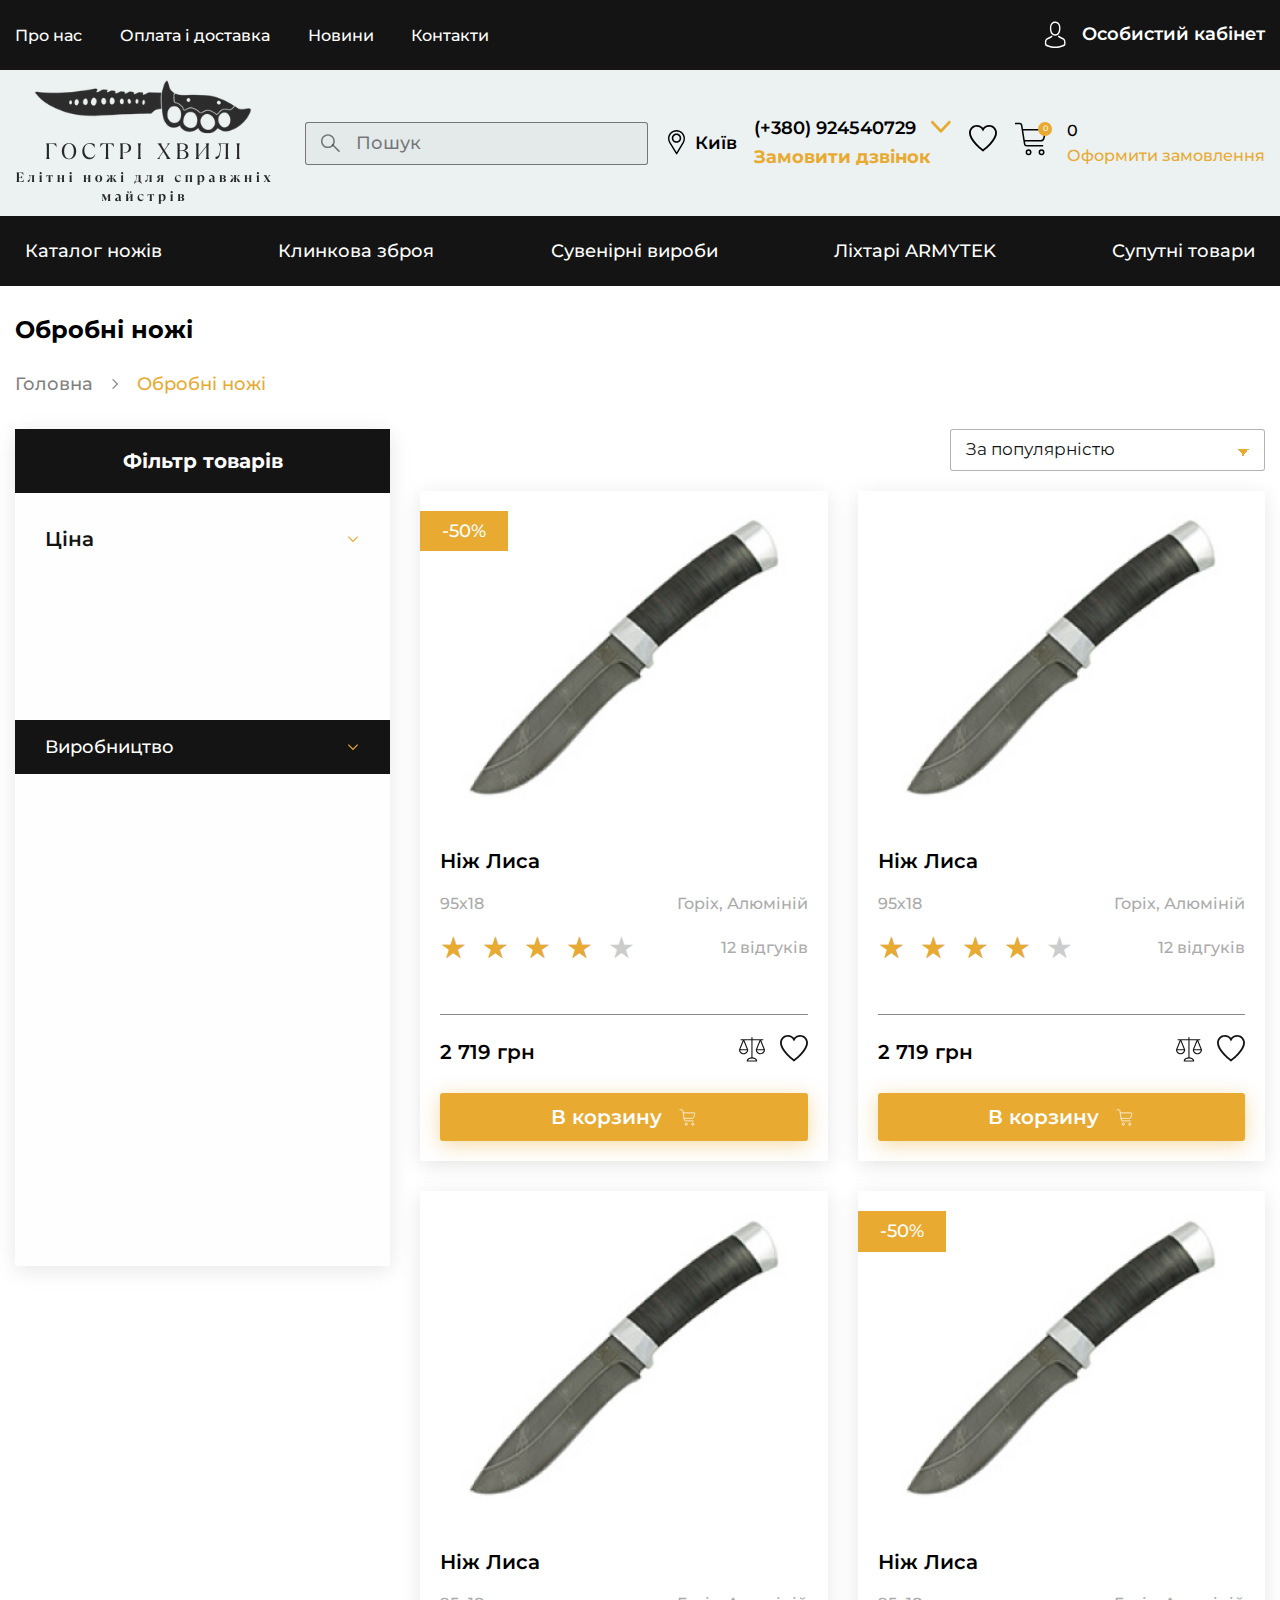
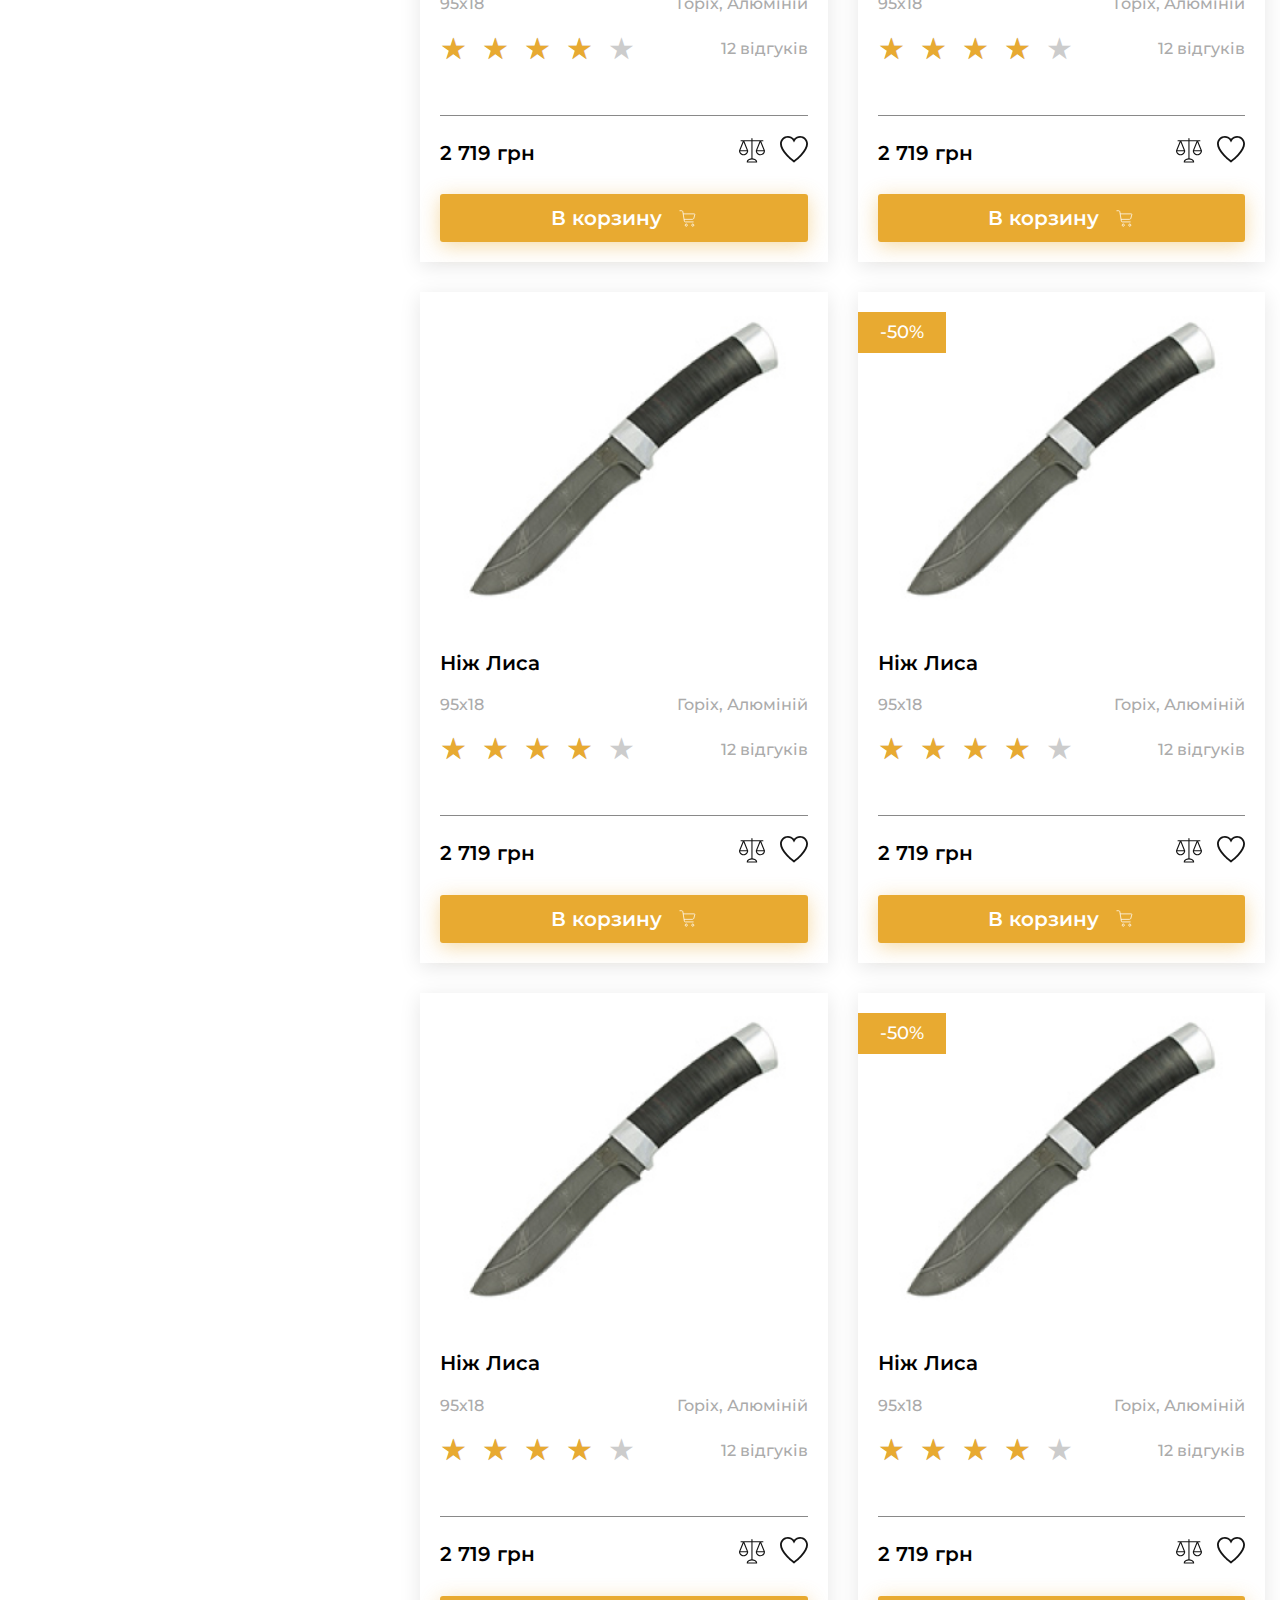
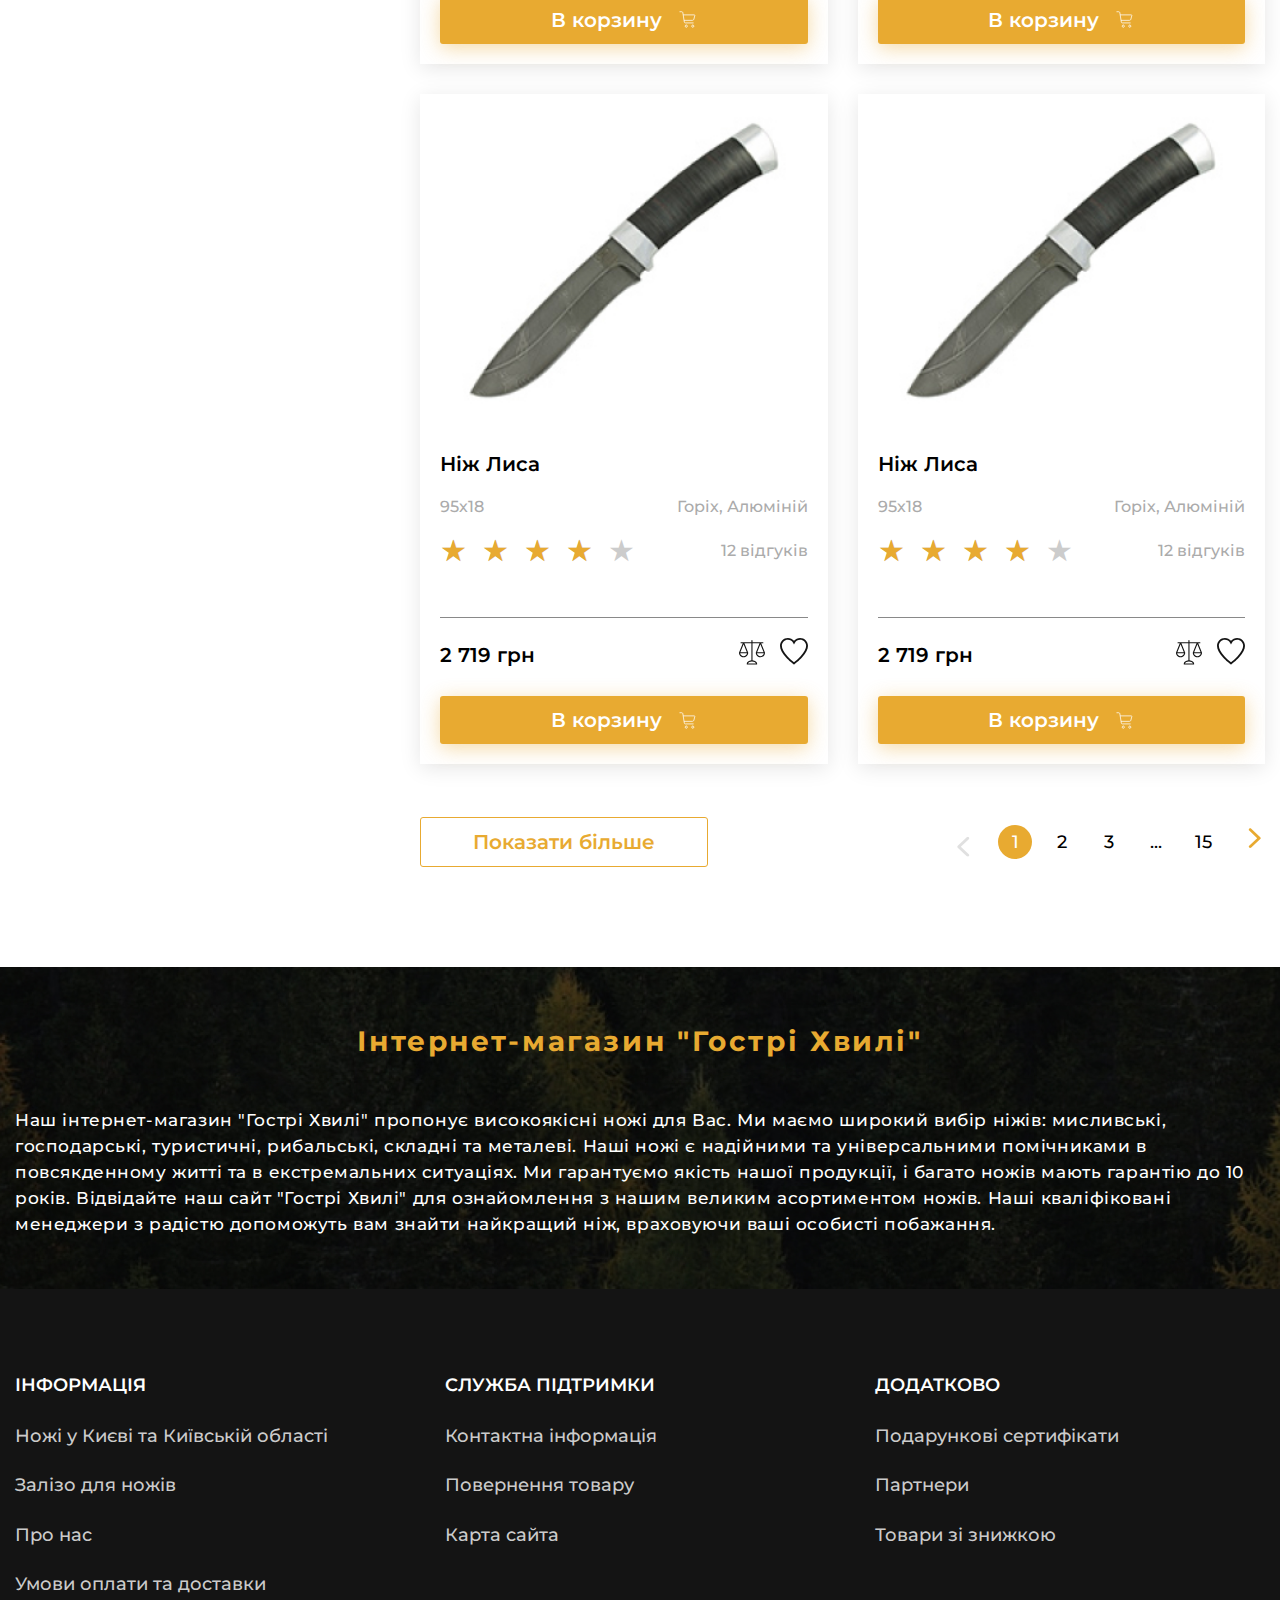
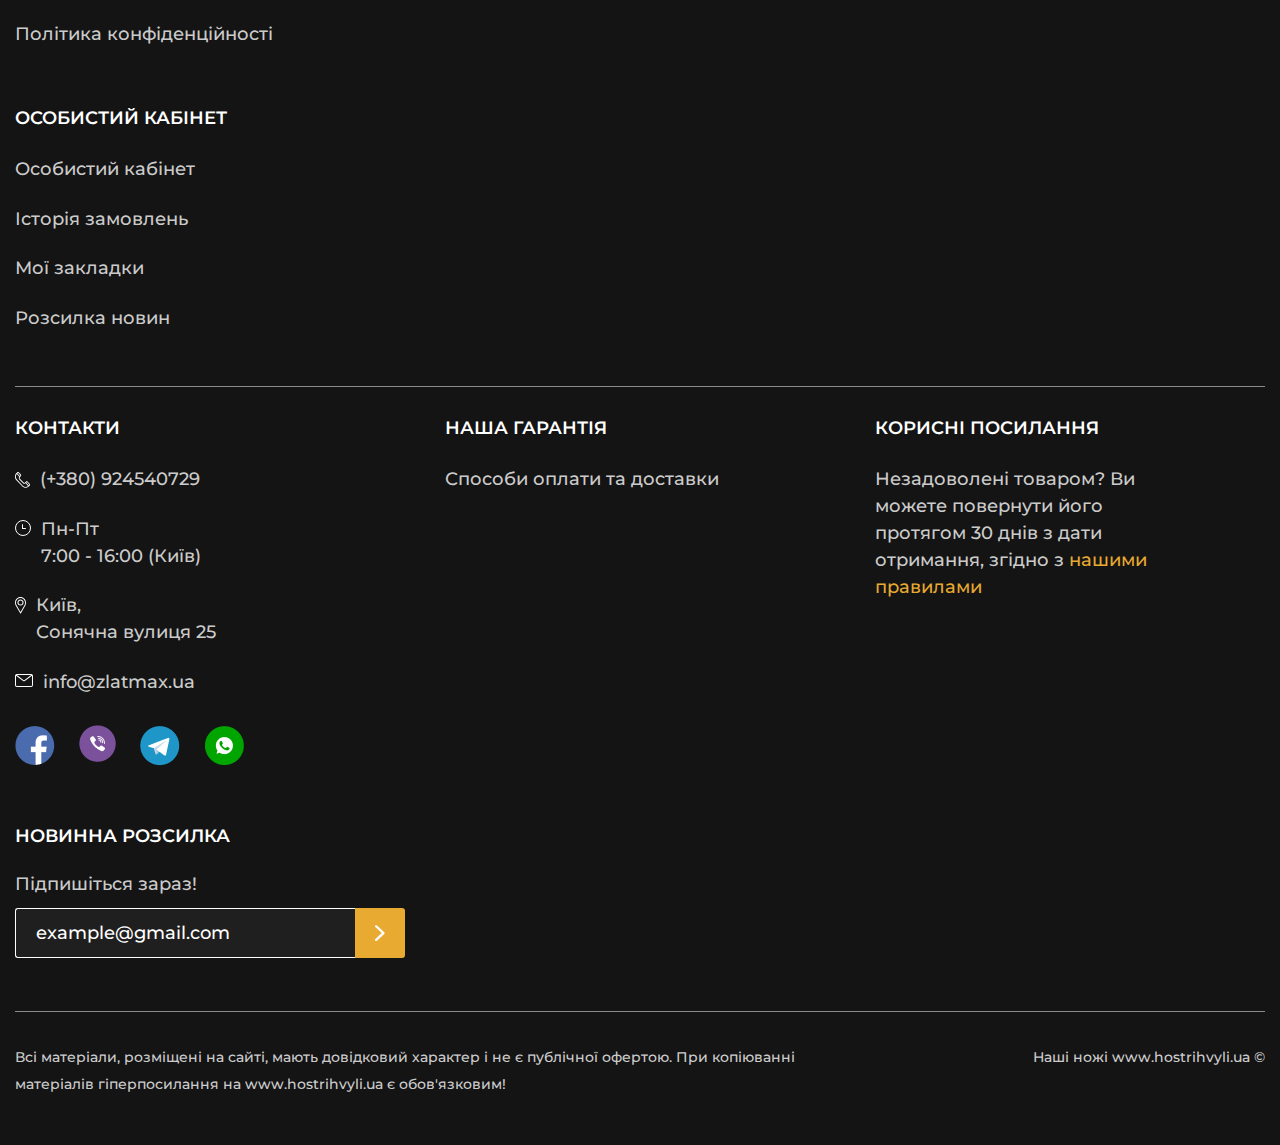
<file: catalog.html>
<!DOCTYPE html>
<html lang="en">

<head>
	<meta charset="UTF-8">
	<meta http-equiv="X-UA-Compatible" content="IE=edge">
	<meta name="viewport" content="width=device-width, initial-scale=1.0">
	<link rel="stylesheet" href="css/style.min.css">
	<title>Каталог</title>
</head>

<body>
	<div class="wrapper">
		<header class="header">
	<div class="header__top top-header">
		<div class="top-header__container">
			<nav class="top-header__menu menu-top-header">
				<ul data-da=".menu__body, 991.98" class="menu-top-header__list">
					<li class="menu-top-header__item menu-top-header__item_catalog">
						<a class="menu-top-header__link menu-top-header__link_catalog" href='#'>
							<svg viewBox="0 0 16 10" fill="none" xmlns="http://www.w3.org/2000/svg">
								<path
									d="M7.11323 9.2309L0.324654 2.00808C-0.107404 1.54862 -0.107404 0.803689 0.324655 0.344454C0.756329 -0.114819 1.45646 -0.114819 1.8881 0.344454L7.89495 6.73553L13.9016 0.34464C14.3334 -0.114632 15.0335 -0.114632 15.4652 0.34464C15.897 0.803913 15.897 1.54881 15.4652 2.00827L8.6765 9.23108C8.46056 9.46072 8.17784 9.57541 7.89498 9.57541C7.61199 9.57541 7.32906 9.4605 7.11323 9.2309Z"
									fill="#FFF" />
							</svg>
							Каталог товарів
						</a>
					</li>
					<li class="menu-top-header__item"><a class="menu-top-header__link" href='#'> Про нас </a></li>
					<li class="menu-top-header__item">
						<a class="menu-top-header__link" href='#'> Оплата і доставка</a>
					</li>
					<li class="menu-top-header__item"><a class="menu-top-header__link" href='#'>Новини </a></li>
					<li class="menu-top-header__item"><a class="menu-top-header__link" href='#'>Контакти </a></li>
				</ul>
			</nav>
			<a href="#" class="top-header__user">
				<svg viewBox="0 0 22 29" fill="none" xmlns="http://www.w3.org/2000/svg">
					<path
						d="M10.5941 15.3117C10.6201 15.3117 10.6461 15.3117 10.6773 15.3117C10.6877 15.3117 10.6981 15.3117 10.7085 15.3117C10.7242 15.3117 10.745 15.3117 10.7606 15.3117C12.2849 15.2831 13.5179 14.6931 14.4283 13.5646C16.4313 11.0784 16.0983 6.81654 16.0619 6.40983C15.9319 3.35661 14.6208 1.89587 13.5387 1.21419C12.7323 0.704369 11.7907 0.429408 10.7398 0.406494H10.7033C10.6981 0.406494 10.6877 0.406494 10.6825 0.406494H10.6513C10.0738 0.406494 8.9397 0.509605 7.85237 1.19128C6.75985 1.87296 5.42801 3.33369 5.29795 6.40983C5.26153 6.81654 4.92857 11.0784 6.93153 13.5646C7.83677 14.6931 9.06976 15.2831 10.5941 15.3117ZM6.68701 6.55304C6.68701 6.53585 6.69222 6.51867 6.69222 6.50721C6.8639 2.39997 9.51197 1.95888 10.6461 1.95888H10.6669C10.6773 1.95888 10.6929 1.95888 10.7085 1.95888C12.1132 1.99325 14.5012 2.62337 14.6624 6.50721C14.6624 6.52439 14.6624 6.54158 14.6676 6.55304C14.6728 6.59313 15.037 10.4884 13.3826 12.5392C12.7271 13.3526 11.8531 13.7536 10.7033 13.7651C10.6929 13.7651 10.6877 13.7651 10.6773 13.7651C10.6669 13.7651 10.6617 13.7651 10.6513 13.7651C9.50677 13.7536 8.62755 13.3526 7.97723 12.5392C6.32804 10.4999 6.68181 6.58741 6.68701 6.55304Z"
						fill="white" />
					<path
						d="M21.3682 22.3805C21.3682 22.3748 21.3682 22.3691 21.3682 22.3633C21.3682 22.3175 21.363 22.2717 21.363 22.2201C21.3318 21.0859 21.2641 18.4337 19.0062 17.5859C18.9906 17.5801 18.9698 17.5744 18.9542 17.5687C16.6079 16.9099 14.6569 15.4206 14.6361 15.4034C14.3188 15.157 13.8817 15.243 13.658 15.5924C13.4343 15.9418 13.5124 16.423 13.8297 16.6693C13.9182 16.7381 15.9888 18.3248 18.5796 19.0581C19.7918 19.5335 19.9271 20.9599 19.9635 22.266C19.9635 22.3175 19.9635 22.3633 19.9687 22.4092C19.9739 22.9247 19.9427 23.721 19.8594 24.1792C19.0166 24.7062 15.713 26.5279 10.6874 26.5279C5.68257 26.5279 2.35816 24.7005 1.51015 24.1735C1.42691 23.7152 1.39049 22.919 1.40089 22.4034C1.40089 22.3576 1.4061 22.3118 1.4061 22.2602C1.44251 20.9542 1.57778 19.5278 2.78997 19.0523C5.38082 18.3191 7.45143 16.7266 7.53987 16.6636C7.85722 16.4173 7.93526 15.9361 7.71155 15.5867C7.48784 15.2372 7.05083 15.1513 6.73348 15.3976C6.71267 15.4148 4.77213 16.9042 2.41539 17.563C2.39458 17.5687 2.37897 17.5744 2.36336 17.5801C0.105466 18.4337 0.0378337 21.0859 0.00661858 22.2144C0.00661858 22.266 0.00661846 22.3118 0.00141594 22.3576C0.00141594 22.3633 0.00141594 22.3691 0.00141594 22.3748C-0.00378658 22.6727 -0.00898899 24.2021 0.266745 24.9697C0.31877 25.1187 0.412415 25.2447 0.537276 25.3306C0.693352 25.4452 4.43396 28.0688 10.6926 28.0688C16.9512 28.0688 20.6918 25.4395 20.8479 25.3306C20.9676 25.2447 21.0664 25.1187 21.1185 24.9697C21.3786 24.2079 21.3734 22.6784 21.3682 22.3805Z"
						fill="white" />
				</svg>
				<span>Особистий кабінет</span>
			</a>
			<nav hidden class="menu">
				<button type="button" class="menu__icon icon-menu"><span></span><span></span><span></span></button>
				<div class="menu__body">

				</div>
			</nav>
		</div>
	</div>
	<div class="header__body body-header">
		<div class="body-header__container">
			<a href="index.html" class="body-header__logo">
				<!-- <img src="img/icons/icons.svg#logo" class="svg-logo-dims" alt="logo"> -->
				<img src="img/logo.jpg" alt="logo">
			</a>
			<div data-da=".catalog-header__container, 479.98" class="body-header__search">
				<form action="#" class="search-header">
					<button class="search-header__button">
						<svg width="20" height="41" viewBox="0 0 13 12" fill="none" xmlns="http://www.w3.org/2000/svg">
							<path fill-rule="evenodd" clip-rule="evenodd"
								d="M4.5 8C6.433 8 8 6.433 8 4.5C8 2.567 6.433 1 4.5 1C2.567 1 1 2.567 1 4.5C1 6.433 2.567 8 4.5 8ZM4.5 9C6.98528 9 9 6.98528 9 4.5C9 2.01472 6.98528 0 4.5 0C2.01472 0 0 2.01472 0 4.5C0 6.98528 2.01472 9 4.5 9Z"
								fill="black" fill-opacity="0.5" />
							<path fill-rule="evenodd" clip-rule="evenodd"
								d="M11.6546 11.6178L7.00006 6.99999L7.70996 6.29568L12.3645 10.9135L11.6546 11.6178Z"
								fill="black" fill-opacity="0.5" />
						</svg>
					</button>
					<input autocomplete="off" class="search-header__input" type="text" name="form[]"
						placeholder="Пошук">
				</form>
			</div>
			<div class="body-header__actions actions-header">
				<a href="#" class="actions-header__location">
					<svg width="17" height="25" viewBox="0 0 17 25" fill="none" xmlns="http://www.w3.org/2000/svg">
						<path
							d="M8.5 0C3.8131 0 0 3.85087 0 8.5842C0 10.1834 0.438647 11.7441 1.26881 13.0982L8.01616 24.0791C8.14541 24.2895 8.37311 24.4173 8.61801 24.4173C8.6199 24.4173 8.62174 24.4173 8.62363 24.4173C8.87065 24.4153 9.09883 24.2836 9.22571 24.0695L15.8011 12.9822C16.5854 11.6568 17 10.136 17 8.5842C17 3.85087 13.1869 0 8.5 0ZM14.5853 12.2477L8.60729 22.3278L2.47289 12.3444C1.78188 11.2174 1.40722 9.91714 1.40722 8.5842C1.40722 4.63976 4.59425 1.42116 8.5 1.42116C12.4058 1.42116 15.5881 4.63976 15.5881 8.5842C15.5881 9.87761 15.2381 11.1446 14.5853 12.2477Z"
							fill="black" />
						<path
							d="M8.49647 3.61737C5.89259 3.61737 3.77417 5.64581 3.77417 8.13909C3.77417 10.6164 5.85812 12.6608 8.49647 12.6608C11.1673 12.6608 13.2188 10.5892 13.2188 8.13909C13.2188 5.64581 11.1003 3.61737 8.49647 3.61737ZM8.49647 11.1636C6.75147 11.1636 5.33777 9.80544 5.33777 8.13909C5.33777 6.47691 6.76055 5.11456 8.49647 5.11456C10.2324 5.11456 11.6499 6.47691 11.6499 8.13909C11.6499 9.78113 10.2691 11.1636 8.49647 11.1636Z"
							fill="black" />
					</svg>
					Київ
				</a>
				<div data-da=".top-header__container, 991.98, 0" class="actions-header__phones phones-header">
					<div data-spoller class="phones-header__items spoller">
						<div class="phones-header__item block-filter">
							<a href="tel:0924540729" class="phones-header__icon">
								<svg width="35" height="35" viewBox="0 0 15 16" fill="none"
									xmlns="http://www.w3.org/2000/svg">
									<path
										d="M14.6144 11.6797L12.7496 9.7111C12.2355 9.1684 11.3989 9.1684 10.8848 9.7111L10.0372 10.6059C9.64769 11.0171 9.01392 11.0169 8.62457 10.6061L4.95058 6.72429C4.56018 6.31217 4.56012 5.64513 4.95058 5.23294C5.08711 5.08882 5.47915 4.67496 5.79821 4.33815C6.31008 3.79782 6.31722 2.91744 5.79771 2.36907L3.93341 0.407207C3.41928 -0.135498 2.58273 -0.135498 2.06999 0.405784C1.6863 0.8073 1.56254 0.936829 1.3905 1.11686C-0.463486 3.074 -0.463486 6.25851 1.39041 8.21558L7.21173 14.3641C9.07005 16.3258 12.0778 16.326 13.9363 14.3641L14.6144 13.6482C15.1285 13.1055 15.1285 12.2224 14.6144 11.6797ZM2.69023 1.06339C2.86159 0.882488 3.14039 0.882457 3.31232 1.06388L5.17662 3.02575C5.34839 3.20709 5.34839 3.50057 5.17662 3.68193L4.86579 4.01002L2.38101 1.38696L2.69023 1.06339ZM7.83343 13.708L2.01209 7.55943C0.577712 6.04522 0.498871 3.66758 1.76962 2.05394L4.24719 4.66939C3.59619 5.44846 3.62332 6.63559 4.32884 7.38038L8.00272 11.262C8.00275 11.262 8.00281 11.2621 8.00284 11.2621C8.7076 12.0061 9.8321 12.0366 10.571 11.3484L13.0486 13.9639C11.5249 15.3031 9.27769 15.2326 7.83343 13.708ZM13.9928 12.992L13.682 13.3202L11.1956 10.6954L11.5064 10.3673C11.6778 10.1864 11.9566 10.1864 12.128 10.3673L13.9928 12.3359C14.1642 12.5168 14.1642 12.8112 13.9928 12.992Z"
										fill="white" />
								</svg>
							</a>
							<a href="tel:0924540729" class="phones-header__phone block-filter__item">(+380)
								924540729</a>
							<button data-spoller class="phones-header__arrow">
								<svg width="20" height="14" viewBox="0 0 16 10" fill="none"
									xmlns="http://www.w3.org/2000/svg">
									<path
										d="M7.11323 9.2309L0.324654 2.00808C-0.107404 1.54862 -0.107404 0.803689 0.324655 0.344454C0.756329 -0.114819 1.45646 -0.114819 1.8881 0.344454L7.89495 6.73553L13.9016 0.34464C14.3334 -0.114632 15.0335 -0.114632 15.4652 0.34464C15.897 0.803913 15.897 1.54881 15.4652 2.00827L8.6765 9.23108C8.46056 9.46072 8.17784 9.57541 7.89498 9.57541C7.61199 9.57541 7.32906 9.4605 7.11323 9.2309Z"
										fill="#E8AA31" />
								</svg>
							</button>
							<ul class="phones-header__list ">
								<li>
									<a href="tel:0958017159" class="phones-header__phone block-filter__value">(+380)
										958017159</a>
								</li>
								<li>
									<a href="tel:0500275914" class="phones-header__phone block-filter__value">(+380)
										500275914</a>
								</li>
								<li>
									<a href="tel:0924261512" class="phones-header__phone block-filter__value">(+380)
										924261512</a>
								</li>
							</ul>
						</div>
					</div>
					<button class="phones-header__callback">Замовити дзвінок</button>
				</div>
				<a href="#" data-da=".top-header__container, 991.98, 3" class="actions-header__favorite">
					<svg viewBox="0 0 28 27" xmlns="http://www.w3.org/2000/svg">
						<path
							d="M20.1004 0C17.7169 0 15.4856 1.07339 14 2.87184C12.5144 1.07333 10.2832 0 7.89957 0C3.54375 0 0 3.52462 0 7.85705C0 11.2495 2.03385 15.1734 6.04492 19.5198C9.13175 22.8646 12.4897 25.4544 13.4454 26.1685L13.9998 26.5828L14.5543 26.1686C15.5099 25.4545 18.868 22.8647 21.9549 19.52C25.9661 15.1736 28 11.2496 28 7.85705C28 3.52462 24.4562 0 20.1004 0ZM20.5948 18.2782C18.0558 21.0293 15.3242 23.2533 13.9998 24.2783C12.6755 23.2533 9.944 21.0293 7.40498 18.2781C3.76837 14.3375 1.84615 10.734 1.84615 7.85705C1.84615 4.53717 4.56172 1.83622 7.89957 1.83622C10.0961 1.83622 12.1243 3.02694 13.1927 4.94377L14 6.3923L14.8073 4.94377C15.8756 3.027 17.9038 1.83622 20.1004 1.83622C23.4383 1.83622 26.1538 4.53711 26.1538 7.85705C26.1538 10.7341 24.2316 14.3377 20.5948 18.2782Z" />
					</svg>
				</a>
				<a href="#" data-da=".top-header__container, 991.98, 4" class="actions-header__cart cart-header">
					<div class="cart-header__icon">
						<svg viewBox="0 0 32 34" xmlns="http://www.w3.org/2000/svg">
							<path
								d="M7.13008 7.76882H29.7121C30.3649 7.76882 30.8427 8.38411 30.681 9.01655L28.7801 16.4506C28.4405 17.7785 27.2442 18.7074 25.8736 18.7074H9.02537M0 1.49957H4.65214C5.63535 1.49957 6.47274 2.21422 6.62728 3.18521L9.6467 22.1562C9.80125 23.1272 10.6386 23.8418 11.6218 23.8418H28.203"
								stroke-width="1.5" />
							<path
								d="M15.7689 30.2656C15.7689 31.5678 14.7584 32.5758 13.5695 32.5758C12.3807 32.5758 11.3701 31.5678 11.3701 30.2656C11.3701 28.9634 12.3807 27.9554 13.5695 27.9554C14.7584 27.9554 15.7689 28.9634 15.7689 30.2656Z"
								stroke-width="1.5" />
							<path
								d="M28.746 30.2656C28.746 31.5678 27.7354 32.5758 26.5466 32.5758C25.3577 32.5758 24.3472 31.5678 24.3472 30.2656C24.3472 28.9634 25.3577 27.9554 26.5466 27.9554C27.7354 27.9554 28.746 28.9634 28.746 30.2656Z"
								stroke-width="1.5" />
						</svg>
						<span>0</span>
					</div>
					<div class="cart-header__body">
						<div class="cart-header__summ">0</div>
						<div class="cart-header__link">Оформити замовлення</div>
					</div>
				</a>
			</div>
		</div>
	</div>
	<div class="header__catalog catalog-header">
		<div class="catalog-header__container">
			<nav class="catalog-header__menu menu-catalog">
				<button type="button" class="menu-catalog__back">
					<svg width="16" height="16" viewBox="0 0 16 16" fill="none" xmlns="http://www.w3.org/2000/svg">
						<path fill-rule="evenodd" clip-rule="evenodd"
							d="M3.3452 8.83333L8.58928 14.0774L7.41077 15.2559L0.154846 8L7.41077 0.74408L8.58928 1.92259L3.3452 7.16667H15.5V8.83333H3.3452Z"
							fill="white" />
					</svg>
					Назад
				</button>
				<ul class="menu-catalog__list">
					<li class="menu-catalog__item">
						<button data-parent="1" class="menu-catalog__link">Каталог ножів</button>
						<svg width="14" height="14" viewBox="0 0 14 14" fill="none" xmlns="http://www.w3.org/2000/svg">
							<path fill-rule="evenodd" clip-rule="evenodd"
								d="M4.25418 2.74583L5.07914 1.92087L10.1583 7.00002L5.07914 12.0792L4.25418 11.2542L8.50837 7.00002L4.25418 2.74583Z"
								fill="white" />
						</svg>

					</li>
					<li class="menu-catalog__item">
						<button data-parent="2" class="menu-catalog__link">Клинкова зброя</button>
						<svg width="14" height="14" viewBox="0 0 14 14" fill="none" xmlns="http://www.w3.org/2000/svg">
							<path fill-rule="evenodd" clip-rule="evenodd"
								d="M4.25418 2.74583L5.07914 1.92087L10.1583 7.00002L5.07914 12.0792L4.25418 11.2542L8.50837 7.00002L4.25418 2.74583Z"
								fill="white" />
						</svg>

					</li>
					<li class="menu-catalog__item">
						<button data-parent="3" class="menu-catalog__link">Сувенірні вироби</button>
						<svg width="14" height="14" viewBox="0 0 14 14" fill="none" xmlns="http://www.w3.org/2000/svg">
							<path fill-rule="evenodd" clip-rule="evenodd"
								d="M4.25418 2.74583L5.07914 1.92087L10.1583 7.00002L5.07914 12.0792L4.25418 11.2542L8.50837 7.00002L4.25418 2.74583Z"
								fill="white" />
						</svg>

					</li>
					<li class="menu-catalog__item">
						<button data-parent="4" class="menu-catalog__link">Ліхтарі ARMYTEK</button>
						<svg width="14" height="14" viewBox="0 0 14 14" fill="none" xmlns="http://www.w3.org/2000/svg">
							<path fill-rule="evenodd" clip-rule="evenodd"
								d="M4.25418 2.74583L5.07914 1.92087L10.1583 7.00002L5.07914 12.0792L4.25418 11.2542L8.50837 7.00002L4.25418 2.74583Z"
								fill="white" />
						</svg>

					</li>
					<li class="menu-catalog__item">
						<button data-parent="5" class="menu-catalog__link">Супутні товари</button>
						<svg width="14" height="14" viewBox="0 0 14 14" fill="none" xmlns="http://www.w3.org/2000/svg">
							<path fill-rule="evenodd" clip-rule="evenodd"
								d="M4.25418 2.74583L5.07914 1.92087L10.1583 7.00002L5.07914 12.0792L4.25418 11.2542L8.50837 7.00002L4.25418 2.74583Z"
								fill="white" />
						</svg>

					</li>
				</ul>
				<div class="menu-catalog__sub-menu sub-menu-catalog">
					<button type="button" class="sub-menu-catalog__back">
						<svg width="16" height="16" viewBox="0 0 16 16" fill="none" xmlns="http://www.w3.org/2000/svg">
							<path fill-rule="evenodd" clip-rule="evenodd"
								d="M3.3452 8.83333L8.58928 14.0774L7.41077 15.2559L0.154846 8L7.41077 0.74408L8.58928 1.92259L3.3452 7.16667H15.5V8.83333H3.3452Z"
								fill="white" />
						</svg>
						Назад
					</button>
					<div class="sub-menu-catalog__container">
						<div hidden data-submenu="1" class="sub-menu-catalog__block">

							<div class="sub-menu-catalog__category">
								<a href='catalog.html' class="sub-menu-catalog__link-category">Категорія ножів</a>
							</div>
							<div class="sub-menu-catalog__category">
								<a href='#' class="sub-menu-catalog__link-category">Виробництво ножів</a>
							</div>
							<div class="sub-menu-catalog__category">
								<a href='#' class="sub-menu-catalog__link-category">Ножі марки сталі</a>
							</div>
							<div class="sub-menu-catalog__category">
								<a href='#' class="sub-menu-catalog__link-category">Заточування та полірування ножів</a>
							</div>
							<div class="sub-menu-catalog__category">
								<a href='#' class="sub-menu-catalog__link-category">Ножова майстерня</a>
							</div>

							<ul class="sub-menu-catalog__list">
								<li class="sub-menu-catalog__item">
									<a href="catalog.html" class="sub-menu-catalog__link">Обробні ножі</a>
								</li>
								<li class="sub-menu-catalog__item">
									<a href="#" class="sub-menu-catalog__link">Туристичніножі</a>
								</li>
								<li class="sub-menu-catalog__item">
									<a href="#" class="sub-menu-catalog__link">Ножі мисливські</a>
								</li>
								<li class="sub-menu-catalog__item">
									<a href="#" class="sub-menu-catalog__link">Булатні ножі</a>
								</li>
								<li class="sub-menu-catalog__item">
									<a href="#" class="sub-menu-catalog__link">Ножі з дамаску</a>
								</li>
								<li class="sub-menu-catalog__item">
									<a href="#" class="sub-menu-catalog__link">Тактичного призначення</a>
								</li>
								<li class="sub-menu-catalog__item">
									<a href="#" class="sub-menu-catalog__link">Метальні ножі</a>
								</li>
								<li class="sub-menu-catalog__item">
									<a href="#" class="sub-menu-catalog__link">Мачете та кукрі</a>
								</li>
								<li class="sub-menu-catalog__item">
									<a href="#" class="sub-menu-catalog__link">Кухонні ножі</a>
								</li>
							</ul>
							<ul class="sub-menu-catalog__list">
								<li class="sub-menu-catalog__item">
									<a href="#" class="sub-menu-catalog__link">Ножі АІР</a>
								</li>
								<li class="sub-menu-catalog__item">
									<a href="#" class="sub-menu-catalog__link">Ножі ЗІК</a>
								</li>

								<li class="sub-menu-catalog__item">
									<a href="#" class="sub-menu-catalog__link">Булат Сергія Баранова</a>
								</li>
								<li class="sub-menu-catalog__item">
									<a href="#" class="sub-menu-catalog__link">Булат Андрія Умерова</a>
								</li>
								<li class="sub-menu-catalog__item">
									<a href="#" class="sub-menu-catalog__link">Ножі Златко</a>
								</li>
								<li class="sub-menu-catalog__item">
									<a href="#" class="sub-menu-catalog__link">Ножі Стиль-М</a>
								</li>
								<li class="sub-menu-catalog__item">
									<a href="#" class="sub-menu-catalog__link">Збройова компанія</a>
								</li>
							</ul>
							<ul class="sub-menu-catalog__list">

								<li class="sub-menu-catalog__item">
									<a href="#" class="sub-menu-catalog__link">Ножі зі сталі 110х18м-ШД</a>
								</li>
								<li class="sub-menu-catalog__item">
									<a href="#" class="sub-menu-catalog__link">Ножі зі сталі ЕІ-107 ТЦ</a>
								</li>
								<li class="sub-menu-catalog__item">
									<a href="#" class="sub-menu-catalog__link">Ножі зі сталі 50х14МФ</a>
								</li>
								<li class="sub-menu-catalog__item">
									<a href="#" class="sub-menu-catalog__link">Ножі зі сталі AUS-8</a>
								</li>
								<li class="sub-menu-catalog__item">
									<a href="#" class="sub-menu-catalog__link">Ножі зі сталі К340</a>
								</li>
								<li class="sub-menu-catalog__item">
									<a href="#" class="sub-menu-catalog__link">Ножі зі сталі M390</a>
								</li>
								<li class="sub-menu-catalog__item">
									<a href="#" class="sub-menu-catalog__link">Ножі зі сталі ЕП-766</a>
								</li>
							</ul>
							<ul class="sub-menu-catalog__list">
								<li class="sub-menu-catalog__item">
									<a href="#" class="sub-menu-catalog__link">Паста ГОІ</a>
								</li>
								<li class="sub-menu-catalog__item">
									<a href="#" class="sub-menu-catalog__link">Алмазна паста</a>
								</li>
								<li class="sub-menu-catalog__item">
									<a href="#" class="sub-menu-catalog__link">Бруски та каміння для заточування</a>
								</li>
								<li class="sub-menu-catalog__item">
									<a href="#" class="sub-menu-catalog__link">Заточувальні системи</a>
								</li>
							</ul>
							<ul class="sub-menu-catalog__list">
								<li class="sub-menu-catalog__item">
									<a href="#" class="sub-menu-catalog__link">Ножові клинки</a>
								</li>
								<li class="sub-menu-catalog__item">
									<a href="#" class="sub-menu-catalog__link">Заготівлі для ножів</a>
								</li>
								<li class="sub-menu-catalog__item">
									<a href="#" class="sub-menu-catalog__link">Лиття для ножів</a>
								</li>
								<li class="sub-menu-catalog__item">
									<a href="#" class="sub-menu-catalog__link">Матеріали для рукоятей</a>
								</li>
								<li class="sub-menu-catalog__item">
									<a href="#" class="sub-menu-catalog__link">Догляд за рукоятями ножів</a>
								</li>
							</ul>

							<div class="sub-menu-catalog__footer">
								<a href="#" class="sub-menu-catalog__all">Дивитись все</a>
							</div>
							<div class="sub-menu-catalog__footer">
								<a href="#" class="sub-menu-catalog__all">Дивитись все</a>
							</div>
							<div class="sub-menu-catalog__footer">
								<a href="#" class="sub-menu-catalog__all">Дивитись все</a>
							</div>
							<div class="sub-menu-catalog__footer">
								<a href="#" class="sub-menu-catalog__all">Дивитись все</a>
							</div>
							<div class="sub-menu-catalog__footer">
								<a href="#" class="sub-menu-catalog__all">Дивитись все</a>
							</div>
						</div>
						<div hidden data-submenu="2" class="sub-menu-catalog__block">
							<div class="sub-menu-catalog__category">
								<a href='#' class="sub-menu-catalog__link-category">Категорія ножів</a>
							</div>
							<div class="sub-menu-catalog__category">
								<a href='#' class="sub-menu-catalog__link-category">Виробництво ножів</a>
							</div>
							<ul class="sub-menu-catalog__list">
								<li class="sub-menu-catalog__item">
									<a href="#" class="sub-menu-catalog__link">Обробні ножі</a>
								</li>
								<li class="sub-menu-catalog__item">
									<a href="#" class="sub-menu-catalog__link">Туристичніножі</a>
								</li>
								<li class="sub-menu-catalog__item">
									<a href="#" class="sub-menu-catalog__link">Ножі мисливські</a>
								</li>
								<li class="sub-menu-catalog__item">
									<a href="#" class="sub-menu-catalog__link">Булатні ножі</a>
								</li>
								<li class="sub-menu-catalog__item">
									<a href="#" class="sub-menu-catalog__link">Ножі з дамаску</a>
								</li>
								<li class="sub-menu-catalog__item">
									<a href="#" class="sub-menu-catalog__link">Тактичного призначення</a>
								</li>

							</ul>
							<ul class="sub-menu-catalog__list">
								<li class="sub-menu-catalog__item">
									<a href="#" class="sub-menu-catalog__link">Ножі АІР</a>
								</li>
								<li class="sub-menu-catalog__item">
									<a href="#" class="sub-menu-catalog__link">Ножі ЗІК</a>
								</li>
								<li class="sub-menu-catalog__item">
									<a href="#" class="sub-menu-catalog__link">Ножі ЗЗОСС</a>
								</li>
								<li class="sub-menu-catalog__item">
									<a href="#" class="sub-menu-catalog__link">Ножі ЗСУ</a>
								</li>
								<li class="sub-menu-catalog__item">
									<a href="#" class="sub-menu-catalog__link">Ножі Зброяр</a>
								</li>
								<li class="sub-menu-catalog__item">
									<a href="#" class="sub-menu-catalog__link">Булат Сергія Баранова</a>
								</li>

							</ul>

							<div class="sub-menu-catalog__footer">
								<a href="#" class="sub-menu-catalog__all">Дивитись все</a>
							</div>
							<div class="sub-menu-catalog__footer">
								<a href="#" class="sub-menu-catalog__all">Дивитись все</a>
							</div>
						</div>
						<div hidden data-submenu="3" class="sub-menu-catalog__block">
							<div class="sub-menu-catalog__category">
								<a href='#' class="sub-menu-catalog__link-category">Категорія ножів</a>
							</div>
							<div class="sub-menu-catalog__category">
								<a href='#' class="sub-menu-catalog__link-category">Виробництво ножів</a>
							</div>
							<div class="sub-menu-catalog__category">
								<a href='#' class="sub-menu-catalog__link-category">Ножова майстерня</a>
							</div>
							<ul class="sub-menu-catalog__list">
								<li class="sub-menu-catalog__item">
									<a href="#" class="sub-menu-catalog__link">Обробні ножі</a>
								</li>
								<li class="sub-menu-catalog__item">
									<a href="#" class="sub-menu-catalog__link">Туристичніножі</a>
								</li>
								<li class="sub-menu-catalog__item">
									<a href="#" class="sub-menu-catalog__link">Ножі мисливські</a>
								</li>
								<li class="sub-menu-catalog__item">
									<a href="#" class="sub-menu-catalog__link">Булатні ножі</a>
								</li>
								<li class="sub-menu-catalog__item">
									<a href="#" class="sub-menu-catalog__link">Ножі з дамаску</a>
								</li>
								<li class="sub-menu-catalog__item">
									<a href="#" class="sub-menu-catalog__link">Тактичного призначення</a>
								</li>
								<li class="sub-menu-catalog__item">
									<a href="#" class="sub-menu-catalog__link">Метальні ножі</a>
								</li>
								<li class="sub-menu-catalog__item">
									<a href="#" class="sub-menu-catalog__link">Мачете та кукрі</a>
								</li>
								<li class="sub-menu-catalog__item">
									<a href="#" class="sub-menu-catalog__link">Кухонні ножі</a>
								</li>
							</ul>
							<ul class="sub-menu-catalog__list">
								<li class="sub-menu-catalog__item">
									<a href="#" class="sub-menu-catalog__link">Ножі АІР</a>
								</li>
								<li class="sub-menu-catalog__item">
									<a href="#" class="sub-menu-catalog__link">Ножі ЗІК</a>
								</li>
								<li class="sub-menu-catalog__item">
									<a href="#" class="sub-menu-catalog__link">Ножі ЗЗОСС</a>
								</li>
								<li class="sub-menu-catalog__item">
									<a href="#" class="sub-menu-catalog__link">Ножі ЗСУ</a>
								</li>
								<li class="sub-menu-catalog__item">
									<a href="#" class="sub-menu-catalog__link">Ножі Зброяр</a>
								</li>
								<li class="sub-menu-catalog__item">
									<a href="#" class="sub-menu-catalog__link">Булат Сергія Баранова</a>
								</li>
								<li class="sub-menu-catalog__item">
									<a href="#" class="sub-menu-catalog__link">Булат Андрія Умерова</a>
								</li>
								<li class="sub-menu-catalog__item">
									<a href="#" class="sub-menu-catalog__link">Ножі Златко</a>
								</li>
								<li class="sub-menu-catalog__item">
									<a href="#" class="sub-menu-catalog__link">Ножі Стиль-М</a>
								</li>
								<li class="sub-menu-catalog__item">
									<a href="#" class="sub-menu-catalog__link">Збройова компанія</a>
								</li>
							</ul>
							<ul class="sub-menu-catalog__list">
								<li class="sub-menu-catalog__item">
									<a href="#" class="sub-menu-catalog__link">Ножові клинки</a>
								</li>
								<li class="sub-menu-catalog__item">
									<a href="#" class="sub-menu-catalog__link">Заготівлі для ножів</a>
								</li>
								<li class="sub-menu-catalog__item">
									<a href="#" class="sub-menu-catalog__link">Лиття для ножів</a>
								</li>
								<li class="sub-menu-catalog__item">
									<a href="#" class="sub-menu-catalog__link">Матеріали для рукоятей</a>
								</li>
								<li class="sub-menu-catalog__item">
									<a href="#" class="sub-menu-catalog__link">Догляд за рукоятями ножів</a>
								</li>
							</ul>
							<div class="sub-menu-catalog__footer">
								<a href="#" class="sub-menu-catalog__all">Дивитись все</a>
							</div>
							<div class="sub-menu-catalog__footer">
								<a href="#" class="sub-menu-catalog__all">Дивитись все</a>
							</div>
							<div class="sub-menu-catalog__footer">
								<a href="#" class="sub-menu-catalog__all">Дивитись все</a>
							</div>
						</div>
						<div hidden data-submenu="4" class="sub-menu-catalog__block">
							<div class="sub-menu-catalog__category">
								<a href='#' class="sub-menu-catalog__link-category">Категорія ножів</a>
							</div>
							<div class="sub-menu-catalog__category">
								<a href='#' class="sub-menu-catalog__link-category">Виробництво ножів</a>
							</div>
							<div class="sub-menu-catalog__category">
								<a href='#' class="sub-menu-catalog__link-category">Виробництво ножів</a>
							</div>

							<ul class="sub-menu-catalog__list">
								<li class="sub-menu-catalog__item">
									<a href="#" class="sub-menu-catalog__link">Обробні ножі</a>
								</li>
								<li class="sub-menu-catalog__item">
									<a href="#" class="sub-menu-catalog__link">Туристичніножі</a>
								</li>
								<li class="sub-menu-catalog__item">
									<a href="#" class="sub-menu-catalog__link">Ножі мисливські</a>
								</li>
								<li class="sub-menu-catalog__item">
									<a href="#" class="sub-menu-catalog__link">Булатні ножі</a>
								</li>
								<li class="sub-menu-catalog__item">
									<a href="#" class="sub-menu-catalog__link">Ножі з дамаску</a>
								</li>
								<li class="sub-menu-catalog__item">
									<a href="#" class="sub-menu-catalog__link">Тактичного призначення</a>
								</li>

							</ul>
							<ul class="sub-menu-catalog__list">
								<li class="sub-menu-catalog__item">
									<a href="#" class="sub-menu-catalog__link">Ножі АІР</a>
								</li>
								<li class="sub-menu-catalog__item">
									<a href="#" class="sub-menu-catalog__link">Ножі ЗІК</a>
								</li>
								<li class="sub-menu-catalog__item">
									<a href="#" class="sub-menu-catalog__link">Ножі ЗЗОСС</a>
								</li>
								<li class="sub-menu-catalog__item">
									<a href="#" class="sub-menu-catalog__link">Ножі ЗСУ</a>
								</li>
								<li class="sub-menu-catalog__item">
									<a href="#" class="sub-menu-catalog__link">Ножі Зброяр</a>
								</li>
								<li class="sub-menu-catalog__item">
									<a href="#" class="sub-menu-catalog__link">Булат Сергія Баранова</a>
								</li>
								<li class="sub-menu-catalog__item">
									<a href="#" class="sub-menu-catalog__link">Булат Андрія Умерова</a>
								</li>
								<li class="sub-menu-catalog__item">
									<a href="#" class="sub-menu-catalog__link">Ножі Златко</a>
								</li>
								<li class="sub-menu-catalog__item">
									<a href="#" class="sub-menu-catalog__link">Ножі Стиль-М</a>
								</li>
								<li class="sub-menu-catalog__item">
									<a href="#" class="sub-menu-catalog__link">Збройова компанія</a>
								</li>
							</ul>
							<ul class="sub-menu-catalog__list">
								<li class="sub-menu-catalog__item">
									<a href="#" class="sub-menu-catalog__link">Ножі АІР</a>
								</li>
								<li class="sub-menu-catalog__item">
									<a href="#" class="sub-menu-catalog__link">Ножі ЗІК</a>
								</li>
								<li class="sub-menu-catalog__item">
									<a href="#" class="sub-menu-catalog__link">Ножі ЗЗОСС</a>
								</li>
								<li class="sub-menu-catalog__item">
									<a href="#" class="sub-menu-catalog__link">Ножі ЗСУ</a>
								</li>
								<li class="sub-menu-catalog__item">
									<a href="#" class="sub-menu-catalog__link">Ножі Зброяр</a>
								</li>
								<li class="sub-menu-catalog__item">
									<a href="#" class="sub-menu-catalog__link">Булат Сергія Баранова</a>
								</li>
								<li class="sub-menu-catalog__item">
									<a href="#" class="sub-menu-catalog__link">Булат Андрія Умерова</a>
								</li>
								<li class="sub-menu-catalog__item">
									<a href="#" class="sub-menu-catalog__link">Ножі Златко</a>
								</li>
								<li class="sub-menu-catalog__item">
									<a href="#" class="sub-menu-catalog__link">Ножі Стиль-М</a>
								</li>
								<li class="sub-menu-catalog__item">
									<a href="#" class="sub-menu-catalog__link">Збройова компанія</a>
								</li>
							</ul>
							<div class="sub-menu-catalog__footer">
								<a href="#" class="sub-menu-catalog__all">Дивитись все</a>
							</div>
							<div class="sub-menu-catalog__footer">
								<a href="#" class="sub-menu-catalog__all">Дивитись все</a>
							</div>
							<div class="sub-menu-catalog__footer">
								<a href="#" class="sub-menu-catalog__all">Дивитись все</a>
							</div>
						</div>
						<div hidden data-submenu="5" class="sub-menu-catalog__block">
							<div class="sub-menu-catalog__category">
								<a href='#' class="sub-menu-catalog__link-category">Категорія ножів</a>
							</div>
							<div class="sub-menu-catalog__category">
								<a href='#' class="sub-menu-catalog__link-category">Виробництво ножів</a>
							</div>
							<div class="sub-menu-catalog__category">
								<a href='#' class="sub-menu-catalog__link-category">Виробництво ножів</a>
							</div>
							<div class="sub-menu-catalog__category">
								<a href='#' class="sub-menu-catalog__link-category">Виробництво ножів</a>
							</div>

							<ul class="sub-menu-catalog__list">
								<li class="sub-menu-catalog__item">
									<a href="#" class="sub-menu-catalog__link">Обробні ножі</a>
								</li>
								<li class="sub-menu-catalog__item">
									<a href="#" class="sub-menu-catalog__link">Туристичніножі</a>
								</li>
								<li class="sub-menu-catalog__item">
									<a href="#" class="sub-menu-catalog__link">Ножі мисливські</a>
								</li>
								<li class="sub-menu-catalog__item">
									<a href="#" class="sub-menu-catalog__link">Булатні ножі</a>
								</li>
								<li class="sub-menu-catalog__item">
									<a href="#" class="sub-menu-catalog__link">Ножі з дамаску</a>
								</li>
								<li class="sub-menu-catalog__item">
									<a href="#" class="sub-menu-catalog__link">Тактичного призначення</a>
								</li>
								<li class="sub-menu-catalog__item">
									<a href="#" class="sub-menu-catalog__link">Метальні ножі</a>
								</li>
								<li class="sub-menu-catalog__item">
									<a href="#" class="sub-menu-catalog__link">Мачете та кукрі</a>
								</li>
								<li class="sub-menu-catalog__item">
									<a href="#" class="sub-menu-catalog__link">Кухонні ножі</a>
								</li>
							</ul>
							<ul class="sub-menu-catalog__list">
								<li class="sub-menu-catalog__item">
									<a href="#" class="sub-menu-catalog__link">Ножі АІР</a>
								</li>
								<li class="sub-menu-catalog__item">
									<a href="#" class="sub-menu-catalog__link">Ножі ЗІК</a>
								</li>
								<li class="sub-menu-catalog__item">
									<a href="#" class="sub-menu-catalog__link">Ножі ЗЗОСС</a>
								</li>
								<li class="sub-menu-catalog__item">
									<a href="#" class="sub-menu-catalog__link">Ножі ЗСУ</a>
								</li>
								<li class="sub-menu-catalog__item">
									<a href="#" class="sub-menu-catalog__link">Ножі Зброяр</a>
								</li>
								<li class="sub-menu-catalog__item">
									<a href="#" class="sub-menu-catalog__link">Булат Сергія Баранова</a>
								</li>
								<li class="sub-menu-catalog__item">
									<a href="#" class="sub-menu-catalog__link">Булат Андрія Умерова</a>
								</li>
								<li class="sub-menu-catalog__item">
									<a href="#" class="sub-menu-catalog__link">Ножі Златко</a>
								</li>
								<li class="sub-menu-catalog__item">
									<a href="#" class="sub-menu-catalog__link">Ножі Стиль-М</a>
								</li>
								<li class="sub-menu-catalog__item">
									<a href="#" class="sub-menu-catalog__link">Збройова компанія</a>
								</li>
							</ul>
							<ul class="sub-menu-catalog__list">
								<li class="sub-menu-catalog__item">
									<a href="#" class="sub-menu-catalog__link">Ножі АІР</a>
								</li>
								<li class="sub-menu-catalog__item">
									<a href="#" class="sub-menu-catalog__link">Ножі ЗІК</a>
								</li>
								<li class="sub-menu-catalog__item">
									<a href="#" class="sub-menu-catalog__link">Ножі ЗЗОСС</a>
								</li>
								<li class="sub-menu-catalog__item">
									<a href="#" class="sub-menu-catalog__link">Ножі ЗСУ</a>
								</li>
								<li class="sub-menu-catalog__item">
									<a href="#" class="sub-menu-catalog__link">Ножі Зброяр</a>
								</li>
								<li class="sub-menu-catalog__item">
									<a href="#" class="sub-menu-catalog__link">Булат Сергія Баранова</a>
								</li>
								<li class="sub-menu-catalog__item">
									<a href="#" class="sub-menu-catalog__link">Булат Андрія Умерова</a>
								</li>
								<li class="sub-menu-catalog__item">
									<a href="#" class="sub-menu-catalog__link">Ножі Златко</a>
								</li>
								<li class="sub-menu-catalog__item">
									<a href="#" class="sub-menu-catalog__link">Ножі Стиль-М</a>
								</li>
								<li class="sub-menu-catalog__item">
									<a href="#" class="sub-menu-catalog__link">Збройова компанія</a>
								</li>
							</ul>
							<ul class="sub-menu-catalog__list">
								<li class="sub-menu-catalog__item">
									<a href="#" class="sub-menu-catalog__link">Ножі АІР</a>
								</li>
								<li class="sub-menu-catalog__item">
									<a href="#" class="sub-menu-catalog__link">Ножі ЗІК</a>
								</li>
								<li class="sub-menu-catalog__item">
									<a href="#" class="sub-menu-catalog__link">Ножі ЗЗОСС</a>
								</li>
								<li class="sub-menu-catalog__item">
									<a href="#" class="sub-menu-catalog__link">Ножі ЗСУ</a>
								</li>
								<li class="sub-menu-catalog__item">
									<a href="#" class="sub-menu-catalog__link">Ножі Зброяр</a>
								</li>
								<li class="sub-menu-catalog__item">
									<a href="#" class="sub-menu-catalog__link">Булат Сергія Баранова</a>
								</li>
								<li class="sub-menu-catalog__item">
									<a href="#" class="sub-menu-catalog__link">Булат Андрія Умерова</a>
								</li>
								<li class="sub-menu-catalog__item">
									<a href="#" class="sub-menu-catalog__link">Ножі Златко</a>
								</li>
								<li class="sub-menu-catalog__item">
									<a href="#" class="sub-menu-catalog__link">Ножі Стиль-М</a>
								</li>
								<li class="sub-menu-catalog__item">
									<a href="#" class="sub-menu-catalog__link">Збройова компанія</a>
								</li>
							</ul>
							<div class="sub-menu-catalog__footer">
								<a href="#" class="sub-menu-catalog__all">Дивитись все</a>
							</div>
							<div class="sub-menu-catalog__footer">
								<a href="#" class="sub-menu-catalog__all">Дивитись все</a>
							</div>
							<div class="sub-menu-catalog__footer">
								<a href="#" class="sub-menu-catalog__all">Дивитись все</a>
							</div>
							<div class="sub-menu-catalog__footer">
								<a href="#" class="sub-menu-catalog__all">Дивитись все</a>
							</div>
						</div>
					</div>

				</div>
			</nav>
		</div>

	</div>
	<!-- </div>
	</div> -->
</header>
		<main class="page page_inner">
			<div class="page__header">
				<div class="page__container">
					<h1 class="page__title title">Обробні ножі</h1>
					<nav class="page__breadcrumbs breadcrumbs">
						<ul class="breadcrumbs__list">
							<li class="breadcrumbs__item">
								<a href="index.html" class="breadcrumbs__link">
									Головна
									<svg width="14" height="14" viewBox="0 0 14 14" fill="none"
										xmlns="http://www.w3.org/2000/svg">
										<path fill-rule="evenodd" clip-rule="evenodd"
											d="M4.25418 2.74583L5.07914 1.92087L10.1583 7.00002L5.07914 12.0792L4.25418 11.2542L8.50837 7.00002L4.25418 2.74583Z"
											fill="#000" />
									</svg>
								</a>
							</li>
							<li class="breadcrumbs__item">
								<span class="breadcrumbs__current">Обробні ножі</span>
							</li>
						</ul>
					</nav>
				</div>
			</div>
			<div class="catalog">
				<div class="catalog__container">
					<div class="catalog__body">
						<div class="catalog__filter filter-catalog">
							<button type="button" class="filter-catalog__title">Фільтр товарів</button>
							<div class='filter-catalog__items'>
								<div class="filter-catalog__price price-filter filter">
									<button class='price-filter__title filter-title'>
										Ціна
										<svg width="14" height="14" viewBox="0 0 14 14" fill="none"
											xmlns="http://www.w3.org/2000/svg">
											<path fill-rule="evenodd" clip-rule="evenodd"
												d="M4.25418 2.74583L5.07914 1.92087L10.1583 7.00002L5.07914 12.0792L4.25418 11.2542L8.50837 7.00002L4.25418 2.74583Z"
												fill="#e8aa31" />
										</svg>
									</button>
									<div data-range class='price-filter__body filter-body'>
										<div class="price-filter__inputs">
											<input data-range-from="0" id="price-range__from" value="500"
												autocomplete="off" name="form[]" class="price-filter__input"
												type="text">
											<input data-range-to="10000" id="price-range__to" value="1000"
												autocomplete="off" name="form[]" class="price-filter__input"
												type="text">
										</div>
										<div data-range-item id="price-range" class="price-filter__range">

										</div>
									</div>
								</div>
								<div class="filter-catalog__item item-filter-catalog filter">
									<button class='item-filter-catalog__title filter-title'>
										Виробництво
										<svg width="14" height="14" viewBox="0 0 14 14" fill="none"
											xmlns="http://www.w3.org/2000/svg">
											<path fill-rule="evenodd" clip-rule="evenodd"
												d="M4.25418 2.74583L5.07914 1.92087L10.1583 7.00002L5.07914 12.0792L4.25418 11.2542L8.50837 7.00002L4.25418 2.74583Z"
												fill="#e8aa31" />
										</svg>
									</button>
									<div class="item-filter-catalog__body filter-body">
										<div class="item-filter-catalog__checkbox checkbox">
											<input type="checkbox" id='c_1' value="1" name="form[]"
												class="checkbox__input">
											<label for="c_1" class="checkbox__label">
												<span class="checkbox__text">АіР <small>(250)</small></span>
											</label>
										</div>
										<div class="item-filter-catalog__checkbox checkbox">
											<input type="checkbox" id='c_2' value="2" name="form[]"
												class="checkbox__input">
											<label for="c_2" class="checkbox__label">
												<span class="checkbox__text">Булат Сергія Баранова
													<small>(25)</small></span>
											</label>
										</div>
										<div class="item-filter-catalog__checkbox checkbox">
											<input type="checkbox" id='c_3' value="3" name="form[]"
												class="checkbox__input">
											<label for="c_3" class="checkbox__label">
												<span class="checkbox__text">Булат Умерова <small>(265)</small></span>
											</label>
										</div>
										<div class="item-filter-catalog__checkbox checkbox">
											<input type="checkbox" id='c_4' value="4" name="form[]"
												class="checkbox__input">
											<label for="c_4" class="checkbox__label">
												<span class="checkbox__text">ЗЗОСС <small>(18)</small></span>
											</label>
										</div>
										<div class="item-filter-catalog__checkbox checkbox">
											<input type="checkbox" id='c_5' value="5" name="form[]"
												class="checkbox__input">
											<label for="c_5" class="checkbox__label">
												<span class="checkbox__text">ЗІК <small>(170)</small></span>
											</label>
										</div>
										<div class="item-filter-catalog__checkbox checkbox">
											<input type="checkbox" id='c_6' value="6" name="form[]"
												class="checkbox__input">
											<label for="c_6" class="checkbox__label">
												<span class="checkbox__text">ЗЛАТКО <small>(170)</small></span>
											</label>
										</div>
										<div class="item-filter-catalog__checkbox checkbox">
											<input type="checkbox" id='c_7' value="7" name="form[]"
												class="checkbox__input">
											<label for="c_7" class="checkbox__label">
												<span class="checkbox__text">ЗлатПрофіт <small>(170)</small></span>
											</label>
										</div>
										<div class="item-filter-catalog__checkbox checkbox">
											<input type="checkbox" id='c_8' value="8" name="form[]"
												class="checkbox__input">
											<label for="c_8" class="checkbox__label">
												<span class="checkbox__text">ЗОК <small>(170)</small></span>
											</label>
										</div>
										<div class="item-filter-catalog__checkbox checkbox">
											<input type="checkbox" id='c_9' value="9" name="form[]"
												class="checkbox__input">
											<label for="c_9" class="checkbox__label">
												<span class="checkbox__text">НБК <small>(170)</small></span>
											</label>
										</div>
										<div class="item-filter-catalog__checkbox checkbox">
											<input type="checkbox" id='c_10' value="10" name="form[]"
												class="checkbox__input">
											<label for="c_10" class="checkbox__label">
												<span class="checkbox__text">НИКОН <small>(170)</small></span>
											</label>
										</div>
										<div class="item-filter-catalog__checkbox checkbox">
											<input type="checkbox" id='c_11' value="11" name="form[]"
												class="checkbox__input">
											<label for="c_11" class="checkbox__label">
												<span class="checkbox__text">Зброяр <small>(170)</small></span>
											</label>
										</div>
										<div class="item-filter-catalog__checkbox checkbox">
											<input type="checkbox" id='c_12' value="12" name="form[]"
												class="checkbox__input">
											<label for="c_12" class="checkbox__label">
												<span class="checkbox__text">Ножі ЗСУ <small>(170)</small></span>
											</label>
										</div>
									</div>
								</div>
							</div>
						</div>
						<div class="catalog__content">
							<div class="catalog__control">
								<select name="form[]" class="control">
									<option value="1" selected>За популярністю</option>
									<option value="2">Від дорожчих до дешевших</option>
									<option value="3">Від дешевших до дорожчих</option>
									<option value="4">Від новіших до старіших</option>
									<option value="5">Від старіших до новіших</option>
								</select>
							</div>
							<div class="catalog__products">
								<article class="product-card">
									<div class="product-card__sale">-50%</div>
									<a href="product.html" class="product-card__image">
										<span
											class="product-card__item-image-ibg product-card__item-image-ibg__contain">
											<img src="img/product-card/knife.jpg" alt="knife-image">
										</span>
									</a>
									<div class="product-card__body">
										<h4 class="product-card__title">
											<a href="#" class="product-card__link-title">Ніж Лиса</a>
										</h4>
										<div class="product-card__info info-product-card">
											<div class="info-product-card__size">95х18</div>
											<div class="info-product-card__materials">Горіх, Алюміній</div>
										</div>
										<div class="product-card__raiting raiting raiting_set">
											<div class="raiting__body">
												<div class="raiting__active"></div>
												<div class="raiting__items">
													<input type="radio" class="raiting__item" value="1" name="raiting">
													<input type="radio" class="raiting__item" value="2" name="raiting">
													<input type="radio" class="raiting__item" value="3" name="raiting">
													<input type="radio" class="raiting__item" value="4" name="raiting">
													<input type="radio" class="raiting__item" value="5" name="raiting">
												</div>
											</div>
											<div class="raiting__value">3.6</div>
											<div class="raiting__info">12 відгуків</div>
										</div>
										<div class="product-card__footer">
											<div class="product-card__price">2 719 грн</div>
											<a href="#" class="product-card__compare">
												<svg width="26" height="25" viewBox="0 0 26 25"
													xmlns="http://www.w3.org/2000/svg">
													<path
														d="M25.9558 12.5275L25.9337 12.5386L22.2036 3.25484H23.9056C24.2108 3.25484 24.4582 3.00741 24.4582 2.70223C24.4582 2.39706 24.2108 2.14963 23.9056 2.14963H13.5056V0.552604C13.5056 0.247428 13.2582 0 12.953 0C12.6479 0 12.4004 0.247428 12.4004 0.552604V2.1441H2.00595C1.70078 2.1441 1.45335 2.39153 1.45335 2.69671C1.45335 3.00188 1.70078 3.24931 2.00595 3.24931H3.77981L0.0442083 12.5275C0.0165781 12.5922 0.00158874 12.6617 0 12.732C0 15.2697 2.0572 17.3269 4.5949 17.3269C7.13259 17.3269 9.1898 15.2697 9.1898 12.732C9.18821 12.6617 9.17322 12.5922 9.14559 12.5275L5.41552 3.24378H12.4004V20.3303C9.76451 20.5292 7.70329 22.1318 7.70329 24.0714C7.70329 24.3766 7.95072 24.624 8.2559 24.624H17.6502C17.9553 24.624 18.2028 24.3766 18.2028 24.0714C18.2028 22.1318 16.1416 20.5292 13.5056 20.3303V3.24378H20.5624L16.8544 12.5275C16.8268 12.5922 16.8118 12.6617 16.8102 12.732C16.8102 15.2697 18.8674 17.3269 21.4051 17.3269C23.9428 17.3269 26 15.2697 26 12.732C25.9984 12.6617 25.9834 12.5922 25.9558 12.5275ZM4.59214 16.23C2.88058 16.2276 1.42295 14.9852 1.14942 13.2956H8.01275C7.74059 14.977 6.29533 16.2168 4.59214 16.23ZM7.81382 12.1904H1.38151L4.60319 4.17216L7.81382 12.1904ZM16.9981 23.5188H8.90244C9.31137 22.3307 10.9968 21.4134 12.9475 21.4134C14.8982 21.4134 16.5892 22.3307 16.9981 23.5188ZM21.3802 4.17768L24.5909 12.1904H18.1586L21.3802 4.17768ZM21.3802 16.23V16.2355C19.6752 16.2219 18.2294 14.9792 17.9596 13.2956H24.823C24.5494 14.9852 23.0918 16.2276 21.3802 16.23Z" />
												</svg>

											</a>
											<a href="#" class="product-card__favorite">
												<svg width="28" height="27" viewBox="0 0 28 27"
													xmlns="http://www.w3.org/2000/svg">
													<path
														d="M20.1004 0C17.7169 0 15.4856 1.07339 14 2.87184C12.5144 1.07333 10.2832 0 7.89957 0C3.54375 0 0 3.52462 0 7.85705C0 11.2495 2.03385 15.1734 6.04492 19.5198C9.13175 22.8646 12.4897 25.4544 13.4454 26.1685L13.9998 26.5828L14.5543 26.1686C15.5099 25.4545 18.868 22.8647 21.9549 19.52C25.9661 15.1736 28 11.2496 28 7.85705C28 3.52462 24.4562 0 20.1004 0ZM20.5948 18.2782C18.0558 21.0293 15.3242 23.2533 13.9998 24.2783C12.6755 23.2533 9.944 21.0293 7.40498 18.2781C3.76837 14.3375 1.84615 10.734 1.84615 7.85705C1.84615 4.53717 4.56172 1.83622 7.89957 1.83622C10.0961 1.83622 12.1243 3.02694 13.1927 4.94377L14 6.3923L14.8073 4.94377C15.8756 3.027 17.9038 1.83622 20.1004 1.83622C23.4383 1.83622 26.1538 4.53711 26.1538 7.85705C26.1538 10.7341 24.2316 14.3377 20.5948 18.2782Z" />
												</svg>
											</a>
										</div>
										<button type="button" class="product-card__cart button">
											<span>
												В корзину
												<svg width="19" height="17" viewBox="0 0 32 34" fill="none"
													xmlns="http://www.w3.org/2000/svg">
													<path
														d="M7.13008 7.76882H29.7121C30.3649 7.76882 30.8427 8.38411 30.681 9.01655L28.7801 16.4506C28.4405 17.7785 27.2442 18.7074 25.8736 18.7074H9.02537M0 1.49957H4.65214C5.63535 1.49957 6.47274 2.21422 6.62728 3.18521L9.6467 22.1562C9.80125 23.1272 10.6386 23.8418 11.6218 23.8418H28.203"
														stroke-width="1.5" />
													<path
														d="M15.7689 30.2656C15.7689 31.5678 14.7584 32.5758 13.5695 32.5758C12.3807 32.5758 11.3701 31.5678 11.3701 30.2656C11.3701 28.9634 12.3807 27.9554 13.5695 27.9554C14.7584 27.9554 15.7689 28.9634 15.7689 30.2656Z" " stroke-width="
														1.5" />
													<path
														d="M28.746 30.2656C28.746 31.5678 27.7354 32.5758 26.5466 32.5758C25.3577 32.5758 24.3472 31.5678 24.3472 30.2656C24.3472 28.9634 25.3577 27.9554 26.5466 27.9554C27.7354 27.9554 28.746 28.9634 28.746 30.2656Z"
														stroke-width="1.5" />
												</svg>
											</span>
										</button>
									</div>
								</article>
								<article class="product-card">
									<a href="product.html" class="product-card__image">
										<span
											class="product-card__item-image-ibg product-card__item-image-ibg__contain">
											<img src="img/product-card/knife.jpg" alt="knife-image">
										</span>
									</a>
									<div class="product-card__body">
										<h4 class="product-card__title">
											<a href="#" class="product-card__link-title">Ніж Лиса</a>
										</h4>
										<div class="product-card__info info-product-card">
											<div class="info-product-card__size">95х18</div>
											<div class="info-product-card__materials">Горіх, Алюміній</div>
										</div>
										<div class="product-card__raiting raiting raiting_set">
											<div class="raiting__body">
												<div class="raiting__active"></div>
												<div class="raiting__items">
													<input type="radio" class="raiting__item" value="1" name="raiting">
													<input type="radio" class="raiting__item" value="2" name="raiting">
													<input type="radio" class="raiting__item" value="3" name="raiting">
													<input type="radio" class="raiting__item" value="4" name="raiting">
													<input type="radio" class="raiting__item" value="5" name="raiting">
												</div>
											</div>
											<div class="raiting__value">3.6</div>
											<div class="raiting__info">12 відгуків</div>
										</div>
										<div class="product-card__footer">
											<div class="product-card__price">2 719 грн</div>
											<a href="#" class="product-card__compare">
												<svg width="26" height="25" viewBox="0 0 26 25"
													xmlns="http://www.w3.org/2000/svg">
													<path
														d="M25.9558 12.5275L25.9337 12.5386L22.2036 3.25484H23.9056C24.2108 3.25484 24.4582 3.00741 24.4582 2.70223C24.4582 2.39706 24.2108 2.14963 23.9056 2.14963H13.5056V0.552604C13.5056 0.247428 13.2582 0 12.953 0C12.6479 0 12.4004 0.247428 12.4004 0.552604V2.1441H2.00595C1.70078 2.1441 1.45335 2.39153 1.45335 2.69671C1.45335 3.00188 1.70078 3.24931 2.00595 3.24931H3.77981L0.0442083 12.5275C0.0165781 12.5922 0.00158874 12.6617 0 12.732C0 15.2697 2.0572 17.3269 4.5949 17.3269C7.13259 17.3269 9.1898 15.2697 9.1898 12.732C9.18821 12.6617 9.17322 12.5922 9.14559 12.5275L5.41552 3.24378H12.4004V20.3303C9.76451 20.5292 7.70329 22.1318 7.70329 24.0714C7.70329 24.3766 7.95072 24.624 8.2559 24.624H17.6502C17.9553 24.624 18.2028 24.3766 18.2028 24.0714C18.2028 22.1318 16.1416 20.5292 13.5056 20.3303V3.24378H20.5624L16.8544 12.5275C16.8268 12.5922 16.8118 12.6617 16.8102 12.732C16.8102 15.2697 18.8674 17.3269 21.4051 17.3269C23.9428 17.3269 26 15.2697 26 12.732C25.9984 12.6617 25.9834 12.5922 25.9558 12.5275ZM4.59214 16.23C2.88058 16.2276 1.42295 14.9852 1.14942 13.2956H8.01275C7.74059 14.977 6.29533 16.2168 4.59214 16.23ZM7.81382 12.1904H1.38151L4.60319 4.17216L7.81382 12.1904ZM16.9981 23.5188H8.90244C9.31137 22.3307 10.9968 21.4134 12.9475 21.4134C14.8982 21.4134 16.5892 22.3307 16.9981 23.5188ZM21.3802 4.17768L24.5909 12.1904H18.1586L21.3802 4.17768ZM21.3802 16.23V16.2355C19.6752 16.2219 18.2294 14.9792 17.9596 13.2956H24.823C24.5494 14.9852 23.0918 16.2276 21.3802 16.23Z" />
												</svg>

											</a>
											<a href="#" class="product-card__favorite">
												<svg width="28" height="27" viewBox="0 0 28 27"
													xmlns="http://www.w3.org/2000/svg">
													<path
														d="M20.1004 0C17.7169 0 15.4856 1.07339 14 2.87184C12.5144 1.07333 10.2832 0 7.89957 0C3.54375 0 0 3.52462 0 7.85705C0 11.2495 2.03385 15.1734 6.04492 19.5198C9.13175 22.8646 12.4897 25.4544 13.4454 26.1685L13.9998 26.5828L14.5543 26.1686C15.5099 25.4545 18.868 22.8647 21.9549 19.52C25.9661 15.1736 28 11.2496 28 7.85705C28 3.52462 24.4562 0 20.1004 0ZM20.5948 18.2782C18.0558 21.0293 15.3242 23.2533 13.9998 24.2783C12.6755 23.2533 9.944 21.0293 7.40498 18.2781C3.76837 14.3375 1.84615 10.734 1.84615 7.85705C1.84615 4.53717 4.56172 1.83622 7.89957 1.83622C10.0961 1.83622 12.1243 3.02694 13.1927 4.94377L14 6.3923L14.8073 4.94377C15.8756 3.027 17.9038 1.83622 20.1004 1.83622C23.4383 1.83622 26.1538 4.53711 26.1538 7.85705C26.1538 10.7341 24.2316 14.3377 20.5948 18.2782Z" />
												</svg>
											</a>
										</div>
										<button type="button" class="product-card__cart button">
											<span>
												В корзину
												<svg width="19" height="17" viewBox="0 0 32 34" fill="none"
													xmlns="http://www.w3.org/2000/svg">
													<path
														d="M7.13008 7.76882H29.7121C30.3649 7.76882 30.8427 8.38411 30.681 9.01655L28.7801 16.4506C28.4405 17.7785 27.2442 18.7074 25.8736 18.7074H9.02537M0 1.49957H4.65214C5.63535 1.49957 6.47274 2.21422 6.62728 3.18521L9.6467 22.1562C9.80125 23.1272 10.6386 23.8418 11.6218 23.8418H28.203"
														stroke-width="1.5" />
													<path
														d="M15.7689 30.2656C15.7689 31.5678 14.7584 32.5758 13.5695 32.5758C12.3807 32.5758 11.3701 31.5678 11.3701 30.2656C11.3701 28.9634 12.3807 27.9554 13.5695 27.9554C14.7584 27.9554 15.7689 28.9634 15.7689 30.2656Z" " stroke-width="
														1.5" />
													<path
														d="M28.746 30.2656C28.746 31.5678 27.7354 32.5758 26.5466 32.5758C25.3577 32.5758 24.3472 31.5678 24.3472 30.2656C24.3472 28.9634 25.3577 27.9554 26.5466 27.9554C27.7354 27.9554 28.746 28.9634 28.746 30.2656Z"
														stroke-width="1.5" />
												</svg>
											</span>
										</button>
									</div>
								</article>
								<article class="product-card">
									<a href="product.html" class="product-card__image">
										<span
											class="product-card__item-image-ibg product-card__item-image-ibg__contain">
											<img src="img/product-card/knife.jpg" alt="knife-image">
										</span>
									</a>
									<div class="product-card__body">
										<h4 class="product-card__title">
											<a href="#" class="product-card__link-title">Ніж Лиса</a>
										</h4>
										<div class="product-card__info info-product-card">
											<div class="info-product-card__size">95х18</div>
											<div class="info-product-card__materials">Горіх, Алюміній</div>
										</div>
										<div class="product-card__raiting raiting raiting_set">
											<div class="raiting__body">
												<div class="raiting__active"></div>
												<div class="raiting__items">
													<input type="radio" class="raiting__item" value="1" name="raiting">
													<input type="radio" class="raiting__item" value="2" name="raiting">
													<input type="radio" class="raiting__item" value="3" name="raiting">
													<input type="radio" class="raiting__item" value="4" name="raiting">
													<input type="radio" class="raiting__item" value="5" name="raiting">
												</div>
											</div>
											<div class="raiting__value">3.6</div>
											<div class="raiting__info">12 відгуків</div>
										</div>
										<div class="product-card__footer">
											<div class="product-card__price">2 719 грн</div>
											<a href="#" class="product-card__compare">
												<svg width="26" height="25" viewBox="0 0 26 25"
													xmlns="http://www.w3.org/2000/svg">
													<path
														d="M25.9558 12.5275L25.9337 12.5386L22.2036 3.25484H23.9056C24.2108 3.25484 24.4582 3.00741 24.4582 2.70223C24.4582 2.39706 24.2108 2.14963 23.9056 2.14963H13.5056V0.552604C13.5056 0.247428 13.2582 0 12.953 0C12.6479 0 12.4004 0.247428 12.4004 0.552604V2.1441H2.00595C1.70078 2.1441 1.45335 2.39153 1.45335 2.69671C1.45335 3.00188 1.70078 3.24931 2.00595 3.24931H3.77981L0.0442083 12.5275C0.0165781 12.5922 0.00158874 12.6617 0 12.732C0 15.2697 2.0572 17.3269 4.5949 17.3269C7.13259 17.3269 9.1898 15.2697 9.1898 12.732C9.18821 12.6617 9.17322 12.5922 9.14559 12.5275L5.41552 3.24378H12.4004V20.3303C9.76451 20.5292 7.70329 22.1318 7.70329 24.0714C7.70329 24.3766 7.95072 24.624 8.2559 24.624H17.6502C17.9553 24.624 18.2028 24.3766 18.2028 24.0714C18.2028 22.1318 16.1416 20.5292 13.5056 20.3303V3.24378H20.5624L16.8544 12.5275C16.8268 12.5922 16.8118 12.6617 16.8102 12.732C16.8102 15.2697 18.8674 17.3269 21.4051 17.3269C23.9428 17.3269 26 15.2697 26 12.732C25.9984 12.6617 25.9834 12.5922 25.9558 12.5275ZM4.59214 16.23C2.88058 16.2276 1.42295 14.9852 1.14942 13.2956H8.01275C7.74059 14.977 6.29533 16.2168 4.59214 16.23ZM7.81382 12.1904H1.38151L4.60319 4.17216L7.81382 12.1904ZM16.9981 23.5188H8.90244C9.31137 22.3307 10.9968 21.4134 12.9475 21.4134C14.8982 21.4134 16.5892 22.3307 16.9981 23.5188ZM21.3802 4.17768L24.5909 12.1904H18.1586L21.3802 4.17768ZM21.3802 16.23V16.2355C19.6752 16.2219 18.2294 14.9792 17.9596 13.2956H24.823C24.5494 14.9852 23.0918 16.2276 21.3802 16.23Z" />
												</svg>

											</a>
											<a href="#" class="product-card__favorite">
												<svg width="28" height="27" viewBox="0 0 28 27"
													xmlns="http://www.w3.org/2000/svg">
													<path
														d="M20.1004 0C17.7169 0 15.4856 1.07339 14 2.87184C12.5144 1.07333 10.2832 0 7.89957 0C3.54375 0 0 3.52462 0 7.85705C0 11.2495 2.03385 15.1734 6.04492 19.5198C9.13175 22.8646 12.4897 25.4544 13.4454 26.1685L13.9998 26.5828L14.5543 26.1686C15.5099 25.4545 18.868 22.8647 21.9549 19.52C25.9661 15.1736 28 11.2496 28 7.85705C28 3.52462 24.4562 0 20.1004 0ZM20.5948 18.2782C18.0558 21.0293 15.3242 23.2533 13.9998 24.2783C12.6755 23.2533 9.944 21.0293 7.40498 18.2781C3.76837 14.3375 1.84615 10.734 1.84615 7.85705C1.84615 4.53717 4.56172 1.83622 7.89957 1.83622C10.0961 1.83622 12.1243 3.02694 13.1927 4.94377L14 6.3923L14.8073 4.94377C15.8756 3.027 17.9038 1.83622 20.1004 1.83622C23.4383 1.83622 26.1538 4.53711 26.1538 7.85705C26.1538 10.7341 24.2316 14.3377 20.5948 18.2782Z" />
												</svg>
											</a>
										</div>
										<button type="button" class="product-card__cart button">
											<span>
												В корзину
												<svg width="19" height="17" viewBox="0 0 32 34" fill="none"
													xmlns="http://www.w3.org/2000/svg">
													<path
														d="M7.13008 7.76882H29.7121C30.3649 7.76882 30.8427 8.38411 30.681 9.01655L28.7801 16.4506C28.4405 17.7785 27.2442 18.7074 25.8736 18.7074H9.02537M0 1.49957H4.65214C5.63535 1.49957 6.47274 2.21422 6.62728 3.18521L9.6467 22.1562C9.80125 23.1272 10.6386 23.8418 11.6218 23.8418H28.203"
														stroke-width="1.5" />
													<path
														d="M15.7689 30.2656C15.7689 31.5678 14.7584 32.5758 13.5695 32.5758C12.3807 32.5758 11.3701 31.5678 11.3701 30.2656C11.3701 28.9634 12.3807 27.9554 13.5695 27.9554C14.7584 27.9554 15.7689 28.9634 15.7689 30.2656Z" " stroke-width="
														1.5" />
													<path
														d="M28.746 30.2656C28.746 31.5678 27.7354 32.5758 26.5466 32.5758C25.3577 32.5758 24.3472 31.5678 24.3472 30.2656C24.3472 28.9634 25.3577 27.9554 26.5466 27.9554C27.7354 27.9554 28.746 28.9634 28.746 30.2656Z"
														stroke-width="1.5" />
												</svg>
											</span>
										</button>
									</div>
								</article>
								<article class="product-card">
									<div class="product-card__sale">-50%</div>

									<a href="product.html" class="product-card__image">
										<span
											class="product-card__item-image-ibg product-card__item-image-ibg__contain">
											<img src="img/product-card/knife.jpg" alt="knife-image">
										</span>
									</a>
									<div class="product-card__body">
										<h4 class="product-card__title">
											<a href="#" class="product-card__link-title">Ніж Лиса</a>
										</h4>
										<div class="product-card__info info-product-card">
											<div class="info-product-card__size">95х18</div>
											<div class="info-product-card__materials">Горіх, Алюміній</div>
										</div>
										<div class="product-card__raiting raiting raiting_set">
											<div class="raiting__body">
												<div class="raiting__active"></div>
												<div class="raiting__items">
													<input type="radio" class="raiting__item" value="1" name="raiting">
													<input type="radio" class="raiting__item" value="2" name="raiting">
													<input type="radio" class="raiting__item" value="3" name="raiting">
													<input type="radio" class="raiting__item" value="4" name="raiting">
													<input type="radio" class="raiting__item" value="5" name="raiting">
												</div>
											</div>
											<div class="raiting__value">3.6</div>
											<div class="raiting__info">12 відгуків</div>
										</div>
										<div class="product-card__footer">
											<div class="product-card__price">2 719 грн</div>
											<a href="#" class="product-card__compare">
												<svg width="26" height="25" viewBox="0 0 26 25"
													xmlns="http://www.w3.org/2000/svg">
													<path
														d="M25.9558 12.5275L25.9337 12.5386L22.2036 3.25484H23.9056C24.2108 3.25484 24.4582 3.00741 24.4582 2.70223C24.4582 2.39706 24.2108 2.14963 23.9056 2.14963H13.5056V0.552604C13.5056 0.247428 13.2582 0 12.953 0C12.6479 0 12.4004 0.247428 12.4004 0.552604V2.1441H2.00595C1.70078 2.1441 1.45335 2.39153 1.45335 2.69671C1.45335 3.00188 1.70078 3.24931 2.00595 3.24931H3.77981L0.0442083 12.5275C0.0165781 12.5922 0.00158874 12.6617 0 12.732C0 15.2697 2.0572 17.3269 4.5949 17.3269C7.13259 17.3269 9.1898 15.2697 9.1898 12.732C9.18821 12.6617 9.17322 12.5922 9.14559 12.5275L5.41552 3.24378H12.4004V20.3303C9.76451 20.5292 7.70329 22.1318 7.70329 24.0714C7.70329 24.3766 7.95072 24.624 8.2559 24.624H17.6502C17.9553 24.624 18.2028 24.3766 18.2028 24.0714C18.2028 22.1318 16.1416 20.5292 13.5056 20.3303V3.24378H20.5624L16.8544 12.5275C16.8268 12.5922 16.8118 12.6617 16.8102 12.732C16.8102 15.2697 18.8674 17.3269 21.4051 17.3269C23.9428 17.3269 26 15.2697 26 12.732C25.9984 12.6617 25.9834 12.5922 25.9558 12.5275ZM4.59214 16.23C2.88058 16.2276 1.42295 14.9852 1.14942 13.2956H8.01275C7.74059 14.977 6.29533 16.2168 4.59214 16.23ZM7.81382 12.1904H1.38151L4.60319 4.17216L7.81382 12.1904ZM16.9981 23.5188H8.90244C9.31137 22.3307 10.9968 21.4134 12.9475 21.4134C14.8982 21.4134 16.5892 22.3307 16.9981 23.5188ZM21.3802 4.17768L24.5909 12.1904H18.1586L21.3802 4.17768ZM21.3802 16.23V16.2355C19.6752 16.2219 18.2294 14.9792 17.9596 13.2956H24.823C24.5494 14.9852 23.0918 16.2276 21.3802 16.23Z" />
												</svg>

											</a>
											<a href="#" class="product-card__favorite">
												<svg width="28" height="27" viewBox="0 0 28 27"
													xmlns="http://www.w3.org/2000/svg">
													<path
														d="M20.1004 0C17.7169 0 15.4856 1.07339 14 2.87184C12.5144 1.07333 10.2832 0 7.89957 0C3.54375 0 0 3.52462 0 7.85705C0 11.2495 2.03385 15.1734 6.04492 19.5198C9.13175 22.8646 12.4897 25.4544 13.4454 26.1685L13.9998 26.5828L14.5543 26.1686C15.5099 25.4545 18.868 22.8647 21.9549 19.52C25.9661 15.1736 28 11.2496 28 7.85705C28 3.52462 24.4562 0 20.1004 0ZM20.5948 18.2782C18.0558 21.0293 15.3242 23.2533 13.9998 24.2783C12.6755 23.2533 9.944 21.0293 7.40498 18.2781C3.76837 14.3375 1.84615 10.734 1.84615 7.85705C1.84615 4.53717 4.56172 1.83622 7.89957 1.83622C10.0961 1.83622 12.1243 3.02694 13.1927 4.94377L14 6.3923L14.8073 4.94377C15.8756 3.027 17.9038 1.83622 20.1004 1.83622C23.4383 1.83622 26.1538 4.53711 26.1538 7.85705C26.1538 10.7341 24.2316 14.3377 20.5948 18.2782Z" />
												</svg>
											</a>
										</div>
										<button type="button" class="product-card__cart button">
											<span>
												В корзину
												<svg width="19" height="17" viewBox="0 0 32 34" fill="none"
													xmlns="http://www.w3.org/2000/svg">
													<path
														d="M7.13008 7.76882H29.7121C30.3649 7.76882 30.8427 8.38411 30.681 9.01655L28.7801 16.4506C28.4405 17.7785 27.2442 18.7074 25.8736 18.7074H9.02537M0 1.49957H4.65214C5.63535 1.49957 6.47274 2.21422 6.62728 3.18521L9.6467 22.1562C9.80125 23.1272 10.6386 23.8418 11.6218 23.8418H28.203"
														stroke-width="1.5" />
													<path
														d="M15.7689 30.2656C15.7689 31.5678 14.7584 32.5758 13.5695 32.5758C12.3807 32.5758 11.3701 31.5678 11.3701 30.2656C11.3701 28.9634 12.3807 27.9554 13.5695 27.9554C14.7584 27.9554 15.7689 28.9634 15.7689 30.2656Z" " stroke-width="
														1.5" />
													<path
														d="M28.746 30.2656C28.746 31.5678 27.7354 32.5758 26.5466 32.5758C25.3577 32.5758 24.3472 31.5678 24.3472 30.2656C24.3472 28.9634 25.3577 27.9554 26.5466 27.9554C27.7354 27.9554 28.746 28.9634 28.746 30.2656Z"
														stroke-width="1.5" />
												</svg>
											</span>
										</button>
									</div>
								</article>
								<article class="product-card">
									<a href="product.html" class="product-card__image">
										<span
											class="product-card__item-image-ibg product-card__item-image-ibg__contain">
											<img src="img/product-card/knife.jpg" alt="knife-image">
										</span>
									</a>
									<div class="product-card__body">
										<h4 class="product-card__title">
											<a href="#" class="product-card__link-title">Ніж Лиса</a>
										</h4>
										<div class="product-card__info info-product-card">
											<div class="info-product-card__size">95х18</div>
											<div class="info-product-card__materials">Горіх, Алюміній</div>
										</div>
										<div class="product-card__raiting raiting raiting_set">
											<div class="raiting__body">
												<div class="raiting__active"></div>
												<div class="raiting__items">
													<input type="radio" class="raiting__item" value="1" name="raiting">
													<input type="radio" class="raiting__item" value="2" name="raiting">
													<input type="radio" class="raiting__item" value="3" name="raiting">
													<input type="radio" class="raiting__item" value="4" name="raiting">
													<input type="radio" class="raiting__item" value="5" name="raiting">
												</div>
											</div>
											<div class="raiting__value">3.6</div>
											<div class="raiting__info">12 відгуків</div>
										</div>
										<div class="product-card__footer">
											<div class="product-card__price">2 719 грн</div>
											<a href="#" class="product-card__compare">
												<svg width="26" height="25" viewBox="0 0 26 25"
													xmlns="http://www.w3.org/2000/svg">
													<path
														d="M25.9558 12.5275L25.9337 12.5386L22.2036 3.25484H23.9056C24.2108 3.25484 24.4582 3.00741 24.4582 2.70223C24.4582 2.39706 24.2108 2.14963 23.9056 2.14963H13.5056V0.552604C13.5056 0.247428 13.2582 0 12.953 0C12.6479 0 12.4004 0.247428 12.4004 0.552604V2.1441H2.00595C1.70078 2.1441 1.45335 2.39153 1.45335 2.69671C1.45335 3.00188 1.70078 3.24931 2.00595 3.24931H3.77981L0.0442083 12.5275C0.0165781 12.5922 0.00158874 12.6617 0 12.732C0 15.2697 2.0572 17.3269 4.5949 17.3269C7.13259 17.3269 9.1898 15.2697 9.1898 12.732C9.18821 12.6617 9.17322 12.5922 9.14559 12.5275L5.41552 3.24378H12.4004V20.3303C9.76451 20.5292 7.70329 22.1318 7.70329 24.0714C7.70329 24.3766 7.95072 24.624 8.2559 24.624H17.6502C17.9553 24.624 18.2028 24.3766 18.2028 24.0714C18.2028 22.1318 16.1416 20.5292 13.5056 20.3303V3.24378H20.5624L16.8544 12.5275C16.8268 12.5922 16.8118 12.6617 16.8102 12.732C16.8102 15.2697 18.8674 17.3269 21.4051 17.3269C23.9428 17.3269 26 15.2697 26 12.732C25.9984 12.6617 25.9834 12.5922 25.9558 12.5275ZM4.59214 16.23C2.88058 16.2276 1.42295 14.9852 1.14942 13.2956H8.01275C7.74059 14.977 6.29533 16.2168 4.59214 16.23ZM7.81382 12.1904H1.38151L4.60319 4.17216L7.81382 12.1904ZM16.9981 23.5188H8.90244C9.31137 22.3307 10.9968 21.4134 12.9475 21.4134C14.8982 21.4134 16.5892 22.3307 16.9981 23.5188ZM21.3802 4.17768L24.5909 12.1904H18.1586L21.3802 4.17768ZM21.3802 16.23V16.2355C19.6752 16.2219 18.2294 14.9792 17.9596 13.2956H24.823C24.5494 14.9852 23.0918 16.2276 21.3802 16.23Z" />
												</svg>

											</a>
											<a href="#" class="product-card__favorite">
												<svg width="28" height="27" viewBox="0 0 28 27"
													xmlns="http://www.w3.org/2000/svg">
													<path
														d="M20.1004 0C17.7169 0 15.4856 1.07339 14 2.87184C12.5144 1.07333 10.2832 0 7.89957 0C3.54375 0 0 3.52462 0 7.85705C0 11.2495 2.03385 15.1734 6.04492 19.5198C9.13175 22.8646 12.4897 25.4544 13.4454 26.1685L13.9998 26.5828L14.5543 26.1686C15.5099 25.4545 18.868 22.8647 21.9549 19.52C25.9661 15.1736 28 11.2496 28 7.85705C28 3.52462 24.4562 0 20.1004 0ZM20.5948 18.2782C18.0558 21.0293 15.3242 23.2533 13.9998 24.2783C12.6755 23.2533 9.944 21.0293 7.40498 18.2781C3.76837 14.3375 1.84615 10.734 1.84615 7.85705C1.84615 4.53717 4.56172 1.83622 7.89957 1.83622C10.0961 1.83622 12.1243 3.02694 13.1927 4.94377L14 6.3923L14.8073 4.94377C15.8756 3.027 17.9038 1.83622 20.1004 1.83622C23.4383 1.83622 26.1538 4.53711 26.1538 7.85705C26.1538 10.7341 24.2316 14.3377 20.5948 18.2782Z" />
												</svg>
											</a>
										</div>
										<button type="button" class="product-card__cart button">
											<span>
												В корзину
												<svg width="19" height="17" viewBox="0 0 32 34" fill="none"
													xmlns="http://www.w3.org/2000/svg">
													<path
														d="M7.13008 7.76882H29.7121C30.3649 7.76882 30.8427 8.38411 30.681 9.01655L28.7801 16.4506C28.4405 17.7785 27.2442 18.7074 25.8736 18.7074H9.02537M0 1.49957H4.65214C5.63535 1.49957 6.47274 2.21422 6.62728 3.18521L9.6467 22.1562C9.80125 23.1272 10.6386 23.8418 11.6218 23.8418H28.203"
														stroke-width="1.5" />
													<path
														d="M15.7689 30.2656C15.7689 31.5678 14.7584 32.5758 13.5695 32.5758C12.3807 32.5758 11.3701 31.5678 11.3701 30.2656C11.3701 28.9634 12.3807 27.9554 13.5695 27.9554C14.7584 27.9554 15.7689 28.9634 15.7689 30.2656Z" " stroke-width="
														1.5" />
													<path
														d="M28.746 30.2656C28.746 31.5678 27.7354 32.5758 26.5466 32.5758C25.3577 32.5758 24.3472 31.5678 24.3472 30.2656C24.3472 28.9634 25.3577 27.9554 26.5466 27.9554C27.7354 27.9554 28.746 28.9634 28.746 30.2656Z"
														stroke-width="1.5" />
												</svg>
											</span>
										</button>
									</div>
								</article>
								<article class="product-card">
									<div class="product-card__sale">-50%</div>

									<a href="product.html" class="product-card__image">
										<span
											class="product-card__item-image-ibg product-card__item-image-ibg__contain">
											<img src="img/product-card/knife.jpg" alt="knife-image">
										</span>
									</a>
									<div class="product-card__body">
										<h4 class="product-card__title">
											<a href="#" class="product-card__link-title">Ніж Лиса</a>
										</h4>
										<div class="product-card__info info-product-card">
											<div class="info-product-card__size">95х18</div>
											<div class="info-product-card__materials">Горіх, Алюміній</div>
										</div>
										<div class="product-card__raiting raiting raiting_set">
											<div class="raiting__body">
												<div class="raiting__active"></div>
												<div class="raiting__items">
													<input type="radio" class="raiting__item" value="1" name="raiting">
													<input type="radio" class="raiting__item" value="2" name="raiting">
													<input type="radio" class="raiting__item" value="3" name="raiting">
													<input type="radio" class="raiting__item" value="4" name="raiting">
													<input type="radio" class="raiting__item" value="5" name="raiting">
												</div>
											</div>
											<div class="raiting__value">3.6</div>
											<div class="raiting__info">12 відгуків</div>
										</div>
										<div class="product-card__footer">
											<div class="product-card__price">2 719 грн</div>
											<a href="#" class="product-card__compare">
												<svg width="26" height="25" viewBox="0 0 26 25"
													xmlns="http://www.w3.org/2000/svg">
													<path
														d="M25.9558 12.5275L25.9337 12.5386L22.2036 3.25484H23.9056C24.2108 3.25484 24.4582 3.00741 24.4582 2.70223C24.4582 2.39706 24.2108 2.14963 23.9056 2.14963H13.5056V0.552604C13.5056 0.247428 13.2582 0 12.953 0C12.6479 0 12.4004 0.247428 12.4004 0.552604V2.1441H2.00595C1.70078 2.1441 1.45335 2.39153 1.45335 2.69671C1.45335 3.00188 1.70078 3.24931 2.00595 3.24931H3.77981L0.0442083 12.5275C0.0165781 12.5922 0.00158874 12.6617 0 12.732C0 15.2697 2.0572 17.3269 4.5949 17.3269C7.13259 17.3269 9.1898 15.2697 9.1898 12.732C9.18821 12.6617 9.17322 12.5922 9.14559 12.5275L5.41552 3.24378H12.4004V20.3303C9.76451 20.5292 7.70329 22.1318 7.70329 24.0714C7.70329 24.3766 7.95072 24.624 8.2559 24.624H17.6502C17.9553 24.624 18.2028 24.3766 18.2028 24.0714C18.2028 22.1318 16.1416 20.5292 13.5056 20.3303V3.24378H20.5624L16.8544 12.5275C16.8268 12.5922 16.8118 12.6617 16.8102 12.732C16.8102 15.2697 18.8674 17.3269 21.4051 17.3269C23.9428 17.3269 26 15.2697 26 12.732C25.9984 12.6617 25.9834 12.5922 25.9558 12.5275ZM4.59214 16.23C2.88058 16.2276 1.42295 14.9852 1.14942 13.2956H8.01275C7.74059 14.977 6.29533 16.2168 4.59214 16.23ZM7.81382 12.1904H1.38151L4.60319 4.17216L7.81382 12.1904ZM16.9981 23.5188H8.90244C9.31137 22.3307 10.9968 21.4134 12.9475 21.4134C14.8982 21.4134 16.5892 22.3307 16.9981 23.5188ZM21.3802 4.17768L24.5909 12.1904H18.1586L21.3802 4.17768ZM21.3802 16.23V16.2355C19.6752 16.2219 18.2294 14.9792 17.9596 13.2956H24.823C24.5494 14.9852 23.0918 16.2276 21.3802 16.23Z" />
												</svg>

											</a>
											<a href="#" class="product-card__favorite">
												<svg width="28" height="27" viewBox="0 0 28 27"
													xmlns="http://www.w3.org/2000/svg">
													<path
														d="M20.1004 0C17.7169 0 15.4856 1.07339 14 2.87184C12.5144 1.07333 10.2832 0 7.89957 0C3.54375 0 0 3.52462 0 7.85705C0 11.2495 2.03385 15.1734 6.04492 19.5198C9.13175 22.8646 12.4897 25.4544 13.4454 26.1685L13.9998 26.5828L14.5543 26.1686C15.5099 25.4545 18.868 22.8647 21.9549 19.52C25.9661 15.1736 28 11.2496 28 7.85705C28 3.52462 24.4562 0 20.1004 0ZM20.5948 18.2782C18.0558 21.0293 15.3242 23.2533 13.9998 24.2783C12.6755 23.2533 9.944 21.0293 7.40498 18.2781C3.76837 14.3375 1.84615 10.734 1.84615 7.85705C1.84615 4.53717 4.56172 1.83622 7.89957 1.83622C10.0961 1.83622 12.1243 3.02694 13.1927 4.94377L14 6.3923L14.8073 4.94377C15.8756 3.027 17.9038 1.83622 20.1004 1.83622C23.4383 1.83622 26.1538 4.53711 26.1538 7.85705C26.1538 10.7341 24.2316 14.3377 20.5948 18.2782Z" />
												</svg>
											</a>
										</div>
										<button type="button" class="product-card__cart button">
											<span>
												В корзину
												<svg width="19" height="17" viewBox="0 0 32 34" fill="none"
													xmlns="http://www.w3.org/2000/svg">
													<path
														d="M7.13008 7.76882H29.7121C30.3649 7.76882 30.8427 8.38411 30.681 9.01655L28.7801 16.4506C28.4405 17.7785 27.2442 18.7074 25.8736 18.7074H9.02537M0 1.49957H4.65214C5.63535 1.49957 6.47274 2.21422 6.62728 3.18521L9.6467 22.1562C9.80125 23.1272 10.6386 23.8418 11.6218 23.8418H28.203"
														stroke-width="1.5" />
													<path
														d="M15.7689 30.2656C15.7689 31.5678 14.7584 32.5758 13.5695 32.5758C12.3807 32.5758 11.3701 31.5678 11.3701 30.2656C11.3701 28.9634 12.3807 27.9554 13.5695 27.9554C14.7584 27.9554 15.7689 28.9634 15.7689 30.2656Z" " stroke-width="
														1.5" />
													<path
														d="M28.746 30.2656C28.746 31.5678 27.7354 32.5758 26.5466 32.5758C25.3577 32.5758 24.3472 31.5678 24.3472 30.2656C24.3472 28.9634 25.3577 27.9554 26.5466 27.9554C27.7354 27.9554 28.746 28.9634 28.746 30.2656Z"
														stroke-width="1.5" />
												</svg>
											</span>
										</button>
									</div>
								</article>
								<article class="product-card">
									<a href="product.html" class="product-card__image">
										<span
											class="product-card__item-image-ibg product-card__item-image-ibg__contain">
											<img src="img/product-card/knife.jpg" alt="knife-image">
										</span>
									</a>
									<div class="product-card__body">
										<h4 class="product-card__title">
											<a href="#" class="product-card__link-title">Ніж Лиса</a>
										</h4>
										<div class="product-card__info info-product-card">
											<div class="info-product-card__size">95х18</div>
											<div class="info-product-card__materials">Горіх, Алюміній</div>
										</div>
										<div class="product-card__raiting raiting raiting_set">
											<div class="raiting__body">
												<div class="raiting__active"></div>
												<div class="raiting__items">
													<input type="radio" class="raiting__item" value="1" name="raiting">
													<input type="radio" class="raiting__item" value="2" name="raiting">
													<input type="radio" class="raiting__item" value="3" name="raiting">
													<input type="radio" class="raiting__item" value="4" name="raiting">
													<input type="radio" class="raiting__item" value="5" name="raiting">
												</div>
											</div>
											<div class="raiting__value">3.6</div>
											<div class="raiting__info">12 відгуків</div>
										</div>
										<div class="product-card__footer">
											<div class="product-card__price">2 719 грн</div>
											<a href="#" class="product-card__compare">
												<svg width="26" height="25" viewBox="0 0 26 25"
													xmlns="http://www.w3.org/2000/svg">
													<path
														d="M25.9558 12.5275L25.9337 12.5386L22.2036 3.25484H23.9056C24.2108 3.25484 24.4582 3.00741 24.4582 2.70223C24.4582 2.39706 24.2108 2.14963 23.9056 2.14963H13.5056V0.552604C13.5056 0.247428 13.2582 0 12.953 0C12.6479 0 12.4004 0.247428 12.4004 0.552604V2.1441H2.00595C1.70078 2.1441 1.45335 2.39153 1.45335 2.69671C1.45335 3.00188 1.70078 3.24931 2.00595 3.24931H3.77981L0.0442083 12.5275C0.0165781 12.5922 0.00158874 12.6617 0 12.732C0 15.2697 2.0572 17.3269 4.5949 17.3269C7.13259 17.3269 9.1898 15.2697 9.1898 12.732C9.18821 12.6617 9.17322 12.5922 9.14559 12.5275L5.41552 3.24378H12.4004V20.3303C9.76451 20.5292 7.70329 22.1318 7.70329 24.0714C7.70329 24.3766 7.95072 24.624 8.2559 24.624H17.6502C17.9553 24.624 18.2028 24.3766 18.2028 24.0714C18.2028 22.1318 16.1416 20.5292 13.5056 20.3303V3.24378H20.5624L16.8544 12.5275C16.8268 12.5922 16.8118 12.6617 16.8102 12.732C16.8102 15.2697 18.8674 17.3269 21.4051 17.3269C23.9428 17.3269 26 15.2697 26 12.732C25.9984 12.6617 25.9834 12.5922 25.9558 12.5275ZM4.59214 16.23C2.88058 16.2276 1.42295 14.9852 1.14942 13.2956H8.01275C7.74059 14.977 6.29533 16.2168 4.59214 16.23ZM7.81382 12.1904H1.38151L4.60319 4.17216L7.81382 12.1904ZM16.9981 23.5188H8.90244C9.31137 22.3307 10.9968 21.4134 12.9475 21.4134C14.8982 21.4134 16.5892 22.3307 16.9981 23.5188ZM21.3802 4.17768L24.5909 12.1904H18.1586L21.3802 4.17768ZM21.3802 16.23V16.2355C19.6752 16.2219 18.2294 14.9792 17.9596 13.2956H24.823C24.5494 14.9852 23.0918 16.2276 21.3802 16.23Z" />
												</svg>

											</a>
											<a href="#" class="product-card__favorite">
												<svg width="28" height="27" viewBox="0 0 28 27"
													xmlns="http://www.w3.org/2000/svg">
													<path
														d="M20.1004 0C17.7169 0 15.4856 1.07339 14 2.87184C12.5144 1.07333 10.2832 0 7.89957 0C3.54375 0 0 3.52462 0 7.85705C0 11.2495 2.03385 15.1734 6.04492 19.5198C9.13175 22.8646 12.4897 25.4544 13.4454 26.1685L13.9998 26.5828L14.5543 26.1686C15.5099 25.4545 18.868 22.8647 21.9549 19.52C25.9661 15.1736 28 11.2496 28 7.85705C28 3.52462 24.4562 0 20.1004 0ZM20.5948 18.2782C18.0558 21.0293 15.3242 23.2533 13.9998 24.2783C12.6755 23.2533 9.944 21.0293 7.40498 18.2781C3.76837 14.3375 1.84615 10.734 1.84615 7.85705C1.84615 4.53717 4.56172 1.83622 7.89957 1.83622C10.0961 1.83622 12.1243 3.02694 13.1927 4.94377L14 6.3923L14.8073 4.94377C15.8756 3.027 17.9038 1.83622 20.1004 1.83622C23.4383 1.83622 26.1538 4.53711 26.1538 7.85705C26.1538 10.7341 24.2316 14.3377 20.5948 18.2782Z" />
												</svg>
											</a>
										</div>
										<button type="button" class="product-card__cart button">
											<span>
												В корзину
												<svg width="19" height="17" viewBox="0 0 32 34" fill="none"
													xmlns="http://www.w3.org/2000/svg">
													<path
														d="M7.13008 7.76882H29.7121C30.3649 7.76882 30.8427 8.38411 30.681 9.01655L28.7801 16.4506C28.4405 17.7785 27.2442 18.7074 25.8736 18.7074H9.02537M0 1.49957H4.65214C5.63535 1.49957 6.47274 2.21422 6.62728 3.18521L9.6467 22.1562C9.80125 23.1272 10.6386 23.8418 11.6218 23.8418H28.203"
														stroke-width="1.5" />
													<path
														d="M15.7689 30.2656C15.7689 31.5678 14.7584 32.5758 13.5695 32.5758C12.3807 32.5758 11.3701 31.5678 11.3701 30.2656C11.3701 28.9634 12.3807 27.9554 13.5695 27.9554C14.7584 27.9554 15.7689 28.9634 15.7689 30.2656Z" " stroke-width="
														1.5" />
													<path
														d="M28.746 30.2656C28.746 31.5678 27.7354 32.5758 26.5466 32.5758C25.3577 32.5758 24.3472 31.5678 24.3472 30.2656C24.3472 28.9634 25.3577 27.9554 26.5466 27.9554C27.7354 27.9554 28.746 28.9634 28.746 30.2656Z"
														stroke-width="1.5" />
												</svg>
											</span>
										</button>
									</div>
								</article>
								<article class="product-card">
									<div class="product-card__sale">-50%</div>

									<a href="product.html" class="product-card__image">
										<span
											class="product-card__item-image-ibg product-card__item-image-ibg__contain">
											<img src="img/product-card/knife.jpg" alt="knife-image">
										</span>
									</a>
									<div class="product-card__body">
										<h4 class="product-card__title">
											<a href="#" class="product-card__link-title">Ніж Лиса</a>
										</h4>
										<div class="product-card__info info-product-card">
											<div class="info-product-card__size">95х18</div>
											<div class="info-product-card__materials">Горіх, Алюміній</div>
										</div>
										<div class="product-card__raiting raiting raiting_set">
											<div class="raiting__body">
												<div class="raiting__active"></div>
												<div class="raiting__items">
													<input type="radio" class="raiting__item" value="1" name="raiting">
													<input type="radio" class="raiting__item" value="2" name="raiting">
													<input type="radio" class="raiting__item" value="3" name="raiting">
													<input type="radio" class="raiting__item" value="4" name="raiting">
													<input type="radio" class="raiting__item" value="5" name="raiting">
												</div>
											</div>
											<div class="raiting__value">3.6</div>
											<div class="raiting__info">12 відгуків</div>
										</div>
										<div class="product-card__footer">
											<div class="product-card__price">2 719 грн</div>
											<a href="#" class="product-card__compare">
												<svg width="26" height="25" viewBox="0 0 26 25"
													xmlns="http://www.w3.org/2000/svg">
													<path
														d="M25.9558 12.5275L25.9337 12.5386L22.2036 3.25484H23.9056C24.2108 3.25484 24.4582 3.00741 24.4582 2.70223C24.4582 2.39706 24.2108 2.14963 23.9056 2.14963H13.5056V0.552604C13.5056 0.247428 13.2582 0 12.953 0C12.6479 0 12.4004 0.247428 12.4004 0.552604V2.1441H2.00595C1.70078 2.1441 1.45335 2.39153 1.45335 2.69671C1.45335 3.00188 1.70078 3.24931 2.00595 3.24931H3.77981L0.0442083 12.5275C0.0165781 12.5922 0.00158874 12.6617 0 12.732C0 15.2697 2.0572 17.3269 4.5949 17.3269C7.13259 17.3269 9.1898 15.2697 9.1898 12.732C9.18821 12.6617 9.17322 12.5922 9.14559 12.5275L5.41552 3.24378H12.4004V20.3303C9.76451 20.5292 7.70329 22.1318 7.70329 24.0714C7.70329 24.3766 7.95072 24.624 8.2559 24.624H17.6502C17.9553 24.624 18.2028 24.3766 18.2028 24.0714C18.2028 22.1318 16.1416 20.5292 13.5056 20.3303V3.24378H20.5624L16.8544 12.5275C16.8268 12.5922 16.8118 12.6617 16.8102 12.732C16.8102 15.2697 18.8674 17.3269 21.4051 17.3269C23.9428 17.3269 26 15.2697 26 12.732C25.9984 12.6617 25.9834 12.5922 25.9558 12.5275ZM4.59214 16.23C2.88058 16.2276 1.42295 14.9852 1.14942 13.2956H8.01275C7.74059 14.977 6.29533 16.2168 4.59214 16.23ZM7.81382 12.1904H1.38151L4.60319 4.17216L7.81382 12.1904ZM16.9981 23.5188H8.90244C9.31137 22.3307 10.9968 21.4134 12.9475 21.4134C14.8982 21.4134 16.5892 22.3307 16.9981 23.5188ZM21.3802 4.17768L24.5909 12.1904H18.1586L21.3802 4.17768ZM21.3802 16.23V16.2355C19.6752 16.2219 18.2294 14.9792 17.9596 13.2956H24.823C24.5494 14.9852 23.0918 16.2276 21.3802 16.23Z" />
												</svg>

											</a>
											<a href="#" class="product-card__favorite">
												<svg width="28" height="27" viewBox="0 0 28 27"
													xmlns="http://www.w3.org/2000/svg">
													<path
														d="M20.1004 0C17.7169 0 15.4856 1.07339 14 2.87184C12.5144 1.07333 10.2832 0 7.89957 0C3.54375 0 0 3.52462 0 7.85705C0 11.2495 2.03385 15.1734 6.04492 19.5198C9.13175 22.8646 12.4897 25.4544 13.4454 26.1685L13.9998 26.5828L14.5543 26.1686C15.5099 25.4545 18.868 22.8647 21.9549 19.52C25.9661 15.1736 28 11.2496 28 7.85705C28 3.52462 24.4562 0 20.1004 0ZM20.5948 18.2782C18.0558 21.0293 15.3242 23.2533 13.9998 24.2783C12.6755 23.2533 9.944 21.0293 7.40498 18.2781C3.76837 14.3375 1.84615 10.734 1.84615 7.85705C1.84615 4.53717 4.56172 1.83622 7.89957 1.83622C10.0961 1.83622 12.1243 3.02694 13.1927 4.94377L14 6.3923L14.8073 4.94377C15.8756 3.027 17.9038 1.83622 20.1004 1.83622C23.4383 1.83622 26.1538 4.53711 26.1538 7.85705C26.1538 10.7341 24.2316 14.3377 20.5948 18.2782Z" />
												</svg>
											</a>
										</div>
										<button type="button" class="product-card__cart button">
											<span>
												В корзину
												<svg width="19" height="17" viewBox="0 0 32 34" fill="none"
													xmlns="http://www.w3.org/2000/svg">
													<path
														d="M7.13008 7.76882H29.7121C30.3649 7.76882 30.8427 8.38411 30.681 9.01655L28.7801 16.4506C28.4405 17.7785 27.2442 18.7074 25.8736 18.7074H9.02537M0 1.49957H4.65214C5.63535 1.49957 6.47274 2.21422 6.62728 3.18521L9.6467 22.1562C9.80125 23.1272 10.6386 23.8418 11.6218 23.8418H28.203"
														stroke-width="1.5" />
													<path
														d="M15.7689 30.2656C15.7689 31.5678 14.7584 32.5758 13.5695 32.5758C12.3807 32.5758 11.3701 31.5678 11.3701 30.2656C11.3701 28.9634 12.3807 27.9554 13.5695 27.9554C14.7584 27.9554 15.7689 28.9634 15.7689 30.2656Z" " stroke-width="
														1.5" />
													<path
														d="M28.746 30.2656C28.746 31.5678 27.7354 32.5758 26.5466 32.5758C25.3577 32.5758 24.3472 31.5678 24.3472 30.2656C24.3472 28.9634 25.3577 27.9554 26.5466 27.9554C27.7354 27.9554 28.746 28.9634 28.746 30.2656Z"
														stroke-width="1.5" />
												</svg>
											</span>
										</button>
									</div>
								</article>
								<article class="product-card">
									<a href="product.html" class="product-card__image">
										<span
											class="product-card__item-image-ibg product-card__item-image-ibg__contain">
											<img src="img/product-card/knife.jpg" alt="knife-image">
										</span>
									</a>
									<div class="product-card__body">
										<h4 class="product-card__title">
											<a href="#" class="product-card__link-title">Ніж Лиса</a>
										</h4>
										<div class="product-card__info info-product-card">
											<div class="info-product-card__size">95х18</div>
											<div class="info-product-card__materials">Горіх, Алюміній</div>
										</div>
										<div class="product-card__raiting raiting raiting_set">
											<div class="raiting__body">
												<div class="raiting__active"></div>
												<div class="raiting__items">
													<input type="radio" class="raiting__item" value="1" name="raiting">
													<input type="radio" class="raiting__item" value="2" name="raiting">
													<input type="radio" class="raiting__item" value="3" name="raiting">
													<input type="radio" class="raiting__item" value="4" name="raiting">
													<input type="radio" class="raiting__item" value="5" name="raiting">
												</div>
											</div>
											<div class="raiting__value">3.6</div>
											<div class="raiting__info">12 відгуків</div>
										</div>
										<div class="product-card__footer">
											<div class="product-card__price">2 719 грн</div>
											<a href="#" class="product-card__compare">
												<svg width="26" height="25" viewBox="0 0 26 25"
													xmlns="http://www.w3.org/2000/svg">
													<path
														d="M25.9558 12.5275L25.9337 12.5386L22.2036 3.25484H23.9056C24.2108 3.25484 24.4582 3.00741 24.4582 2.70223C24.4582 2.39706 24.2108 2.14963 23.9056 2.14963H13.5056V0.552604C13.5056 0.247428 13.2582 0 12.953 0C12.6479 0 12.4004 0.247428 12.4004 0.552604V2.1441H2.00595C1.70078 2.1441 1.45335 2.39153 1.45335 2.69671C1.45335 3.00188 1.70078 3.24931 2.00595 3.24931H3.77981L0.0442083 12.5275C0.0165781 12.5922 0.00158874 12.6617 0 12.732C0 15.2697 2.0572 17.3269 4.5949 17.3269C7.13259 17.3269 9.1898 15.2697 9.1898 12.732C9.18821 12.6617 9.17322 12.5922 9.14559 12.5275L5.41552 3.24378H12.4004V20.3303C9.76451 20.5292 7.70329 22.1318 7.70329 24.0714C7.70329 24.3766 7.95072 24.624 8.2559 24.624H17.6502C17.9553 24.624 18.2028 24.3766 18.2028 24.0714C18.2028 22.1318 16.1416 20.5292 13.5056 20.3303V3.24378H20.5624L16.8544 12.5275C16.8268 12.5922 16.8118 12.6617 16.8102 12.732C16.8102 15.2697 18.8674 17.3269 21.4051 17.3269C23.9428 17.3269 26 15.2697 26 12.732C25.9984 12.6617 25.9834 12.5922 25.9558 12.5275ZM4.59214 16.23C2.88058 16.2276 1.42295 14.9852 1.14942 13.2956H8.01275C7.74059 14.977 6.29533 16.2168 4.59214 16.23ZM7.81382 12.1904H1.38151L4.60319 4.17216L7.81382 12.1904ZM16.9981 23.5188H8.90244C9.31137 22.3307 10.9968 21.4134 12.9475 21.4134C14.8982 21.4134 16.5892 22.3307 16.9981 23.5188ZM21.3802 4.17768L24.5909 12.1904H18.1586L21.3802 4.17768ZM21.3802 16.23V16.2355C19.6752 16.2219 18.2294 14.9792 17.9596 13.2956H24.823C24.5494 14.9852 23.0918 16.2276 21.3802 16.23Z" />
												</svg>

											</a>
											<a href="#" class="product-card__favorite">
												<svg width="28" height="27" viewBox="0 0 28 27"
													xmlns="http://www.w3.org/2000/svg">
													<path
														d="M20.1004 0C17.7169 0 15.4856 1.07339 14 2.87184C12.5144 1.07333 10.2832 0 7.89957 0C3.54375 0 0 3.52462 0 7.85705C0 11.2495 2.03385 15.1734 6.04492 19.5198C9.13175 22.8646 12.4897 25.4544 13.4454 26.1685L13.9998 26.5828L14.5543 26.1686C15.5099 25.4545 18.868 22.8647 21.9549 19.52C25.9661 15.1736 28 11.2496 28 7.85705C28 3.52462 24.4562 0 20.1004 0ZM20.5948 18.2782C18.0558 21.0293 15.3242 23.2533 13.9998 24.2783C12.6755 23.2533 9.944 21.0293 7.40498 18.2781C3.76837 14.3375 1.84615 10.734 1.84615 7.85705C1.84615 4.53717 4.56172 1.83622 7.89957 1.83622C10.0961 1.83622 12.1243 3.02694 13.1927 4.94377L14 6.3923L14.8073 4.94377C15.8756 3.027 17.9038 1.83622 20.1004 1.83622C23.4383 1.83622 26.1538 4.53711 26.1538 7.85705C26.1538 10.7341 24.2316 14.3377 20.5948 18.2782Z" />
												</svg>
											</a>
										</div>
										<button type="button" class="product-card__cart button">
											<span>
												В корзину
												<svg width="19" height="17" viewBox="0 0 32 34" fill="none"
													xmlns="http://www.w3.org/2000/svg">
													<path
														d="M7.13008 7.76882H29.7121C30.3649 7.76882 30.8427 8.38411 30.681 9.01655L28.7801 16.4506C28.4405 17.7785 27.2442 18.7074 25.8736 18.7074H9.02537M0 1.49957H4.65214C5.63535 1.49957 6.47274 2.21422 6.62728 3.18521L9.6467 22.1562C9.80125 23.1272 10.6386 23.8418 11.6218 23.8418H28.203"
														stroke-width="1.5" />
													<path
														d="M15.7689 30.2656C15.7689 31.5678 14.7584 32.5758 13.5695 32.5758C12.3807 32.5758 11.3701 31.5678 11.3701 30.2656C11.3701 28.9634 12.3807 27.9554 13.5695 27.9554C14.7584 27.9554 15.7689 28.9634 15.7689 30.2656Z" " stroke-width="
														1.5" />
													<path
														d="M28.746 30.2656C28.746 31.5678 27.7354 32.5758 26.5466 32.5758C25.3577 32.5758 24.3472 31.5678 24.3472 30.2656C24.3472 28.9634 25.3577 27.9554 26.5466 27.9554C27.7354 27.9554 28.746 28.9634 28.746 30.2656Z"
														stroke-width="1.5" />
												</svg>
											</span>
										</button>
									</div>
								</article>
								<article class="product-card">
									<a href="product.html" class="product-card__image">
										<span
											class="product-card__item-image-ibg product-card__item-image-ibg__contain">
											<img src="img/product-card/knife.jpg" alt="knife-image">
										</span>
									</a>
									<div class="product-card__body">
										<h4 class="product-card__title">
											<a href="#" class="product-card__link-title">Ніж Лиса</a>
										</h4>
										<div class="product-card__info info-product-card">
											<div class="info-product-card__size">95х18</div>
											<div class="info-product-card__materials">Горіх, Алюміній</div>
										</div>
										<div class="product-card__raiting raiting raiting_set">
											<div class="raiting__body">
												<div class="raiting__active"></div>
												<div class="raiting__items">
													<input type="radio" class="raiting__item" value="1" name="raiting">
													<input type="radio" class="raiting__item" value="2" name="raiting">
													<input type="radio" class="raiting__item" value="3" name="raiting">
													<input type="radio" class="raiting__item" value="4" name="raiting">
													<input type="radio" class="raiting__item" value="5" name="raiting">
												</div>
											</div>
											<div class="raiting__value">3.6</div>
											<div class="raiting__info">12 відгуків</div>
										</div>
										<div class="product-card__footer">
											<div class="product-card__price">2 719 грн</div>
											<a href="#" class="product-card__compare">
												<svg width="26" height="25" viewBox="0 0 26 25"
													xmlns="http://www.w3.org/2000/svg">
													<path
														d="M25.9558 12.5275L25.9337 12.5386L22.2036 3.25484H23.9056C24.2108 3.25484 24.4582 3.00741 24.4582 2.70223C24.4582 2.39706 24.2108 2.14963 23.9056 2.14963H13.5056V0.552604C13.5056 0.247428 13.2582 0 12.953 0C12.6479 0 12.4004 0.247428 12.4004 0.552604V2.1441H2.00595C1.70078 2.1441 1.45335 2.39153 1.45335 2.69671C1.45335 3.00188 1.70078 3.24931 2.00595 3.24931H3.77981L0.0442083 12.5275C0.0165781 12.5922 0.00158874 12.6617 0 12.732C0 15.2697 2.0572 17.3269 4.5949 17.3269C7.13259 17.3269 9.1898 15.2697 9.1898 12.732C9.18821 12.6617 9.17322 12.5922 9.14559 12.5275L5.41552 3.24378H12.4004V20.3303C9.76451 20.5292 7.70329 22.1318 7.70329 24.0714C7.70329 24.3766 7.95072 24.624 8.2559 24.624H17.6502C17.9553 24.624 18.2028 24.3766 18.2028 24.0714C18.2028 22.1318 16.1416 20.5292 13.5056 20.3303V3.24378H20.5624L16.8544 12.5275C16.8268 12.5922 16.8118 12.6617 16.8102 12.732C16.8102 15.2697 18.8674 17.3269 21.4051 17.3269C23.9428 17.3269 26 15.2697 26 12.732C25.9984 12.6617 25.9834 12.5922 25.9558 12.5275ZM4.59214 16.23C2.88058 16.2276 1.42295 14.9852 1.14942 13.2956H8.01275C7.74059 14.977 6.29533 16.2168 4.59214 16.23ZM7.81382 12.1904H1.38151L4.60319 4.17216L7.81382 12.1904ZM16.9981 23.5188H8.90244C9.31137 22.3307 10.9968 21.4134 12.9475 21.4134C14.8982 21.4134 16.5892 22.3307 16.9981 23.5188ZM21.3802 4.17768L24.5909 12.1904H18.1586L21.3802 4.17768ZM21.3802 16.23V16.2355C19.6752 16.2219 18.2294 14.9792 17.9596 13.2956H24.823C24.5494 14.9852 23.0918 16.2276 21.3802 16.23Z" />
												</svg>

											</a>
											<a href="#" class="product-card__favorite">
												<svg width="28" height="27" viewBox="0 0 28 27"
													xmlns="http://www.w3.org/2000/svg">
													<path
														d="M20.1004 0C17.7169 0 15.4856 1.07339 14 2.87184C12.5144 1.07333 10.2832 0 7.89957 0C3.54375 0 0 3.52462 0 7.85705C0 11.2495 2.03385 15.1734 6.04492 19.5198C9.13175 22.8646 12.4897 25.4544 13.4454 26.1685L13.9998 26.5828L14.5543 26.1686C15.5099 25.4545 18.868 22.8647 21.9549 19.52C25.9661 15.1736 28 11.2496 28 7.85705C28 3.52462 24.4562 0 20.1004 0ZM20.5948 18.2782C18.0558 21.0293 15.3242 23.2533 13.9998 24.2783C12.6755 23.2533 9.944 21.0293 7.40498 18.2781C3.76837 14.3375 1.84615 10.734 1.84615 7.85705C1.84615 4.53717 4.56172 1.83622 7.89957 1.83622C10.0961 1.83622 12.1243 3.02694 13.1927 4.94377L14 6.3923L14.8073 4.94377C15.8756 3.027 17.9038 1.83622 20.1004 1.83622C23.4383 1.83622 26.1538 4.53711 26.1538 7.85705C26.1538 10.7341 24.2316 14.3377 20.5948 18.2782Z" />
												</svg>
											</a>
										</div>
										<button type="button" class="product-card__cart button">
											<span>
												В корзину
												<svg width="19" height="17" viewBox="0 0 32 34" fill="none"
													xmlns="http://www.w3.org/2000/svg">
													<path
														d="M7.13008 7.76882H29.7121C30.3649 7.76882 30.8427 8.38411 30.681 9.01655L28.7801 16.4506C28.4405 17.7785 27.2442 18.7074 25.8736 18.7074H9.02537M0 1.49957H4.65214C5.63535 1.49957 6.47274 2.21422 6.62728 3.18521L9.6467 22.1562C9.80125 23.1272 10.6386 23.8418 11.6218 23.8418H28.203"
														stroke-width="1.5" />
													<path
														d="M15.7689 30.2656C15.7689 31.5678 14.7584 32.5758 13.5695 32.5758C12.3807 32.5758 11.3701 31.5678 11.3701 30.2656C11.3701 28.9634 12.3807 27.9554 13.5695 27.9554C14.7584 27.9554 15.7689 28.9634 15.7689 30.2656Z" " stroke-width="
														1.5" />
													<path
														d="M28.746 30.2656C28.746 31.5678 27.7354 32.5758 26.5466 32.5758C25.3577 32.5758 24.3472 31.5678 24.3472 30.2656C24.3472 28.9634 25.3577 27.9554 26.5466 27.9554C27.7354 27.9554 28.746 28.9634 28.746 30.2656Z"
														stroke-width="1.5" />
												</svg>
											</span>
										</button>
									</div>
								</article>
							</div>
							<div class="catalog__footer">
								<a href="#" class="catalog__more button button_border">Показати більше</a>
								<div class="catalog__pagging pagging">
									<button disabled type="button" class="pagging__arrow pagging__arrow_left">
										<svg width="20" height="20" viewBox="0 0 16 10" fill="none"
											xmlns="http://www.w3.org/2000/svg">
											<path
												d="M7.11323 9.2309L0.324654 2.00808C-0.107404 1.54862 -0.107404 0.803689 0.324655 0.344454C0.756329 -0.114819 1.45646 -0.114819 1.8881 0.344454L7.89495 6.73553L13.9016 0.34464C14.3334 -0.114632 15.0335 -0.114632 15.4652 0.34464C15.897 0.803913 15.897 1.54881 15.4652 2.00827L8.6765 9.23108C8.46056 9.46072 8.17784 9.57541 7.89498 9.57541C7.61199 9.57541 7.32906 9.4605 7.11323 9.2309Z" />
										</svg>
									</button>
									<ul class="pagging__list">
										<li class="pagging__item">
											<a href="#" class="pagging__link _active">1</a>
										</li>
										<li class="pagging__item">
											<a href="#" class="pagging__link">2</a>
										</li>
										<li class="pagging__item">
											<a href="#" class="pagging__link">3</a>
										</li>
										<li class="pagging__item">
											<a href="#" class="pagging__link">...</a>
										</li>
										<li class="pagging__item">
											<a href="#" class="pagging__link">15</a>
										</li>
									</ul>
									<button type="button" class="pagging__arrow pagging__arrow_right">
										<svg width="20" height="20" viewBox="0 0 16 10" fill="none"
											xmlns="http://www.w3.org/2000/svg">
											<path
												d="M7.11323 9.2309L0.324654 2.00808C-0.107404 1.54862 -0.107404 0.803689 0.324655 0.344454C0.756329 -0.114819 1.45646 -0.114819 1.8881 0.344454L7.89495 6.73553L13.9016 0.34464C14.3334 -0.114632 15.0335 -0.114632 15.4652 0.34464C15.897 0.803913 15.897 1.54881 15.4652 2.00827L8.6765 9.23108C8.46056 9.46072 8.17784 9.57541 7.89498 9.57541C7.61199 9.57541 7.32906 9.4605 7.11323 9.2309Z" />
										</svg>
									</button>
								</div>
							</div>
						</div>
					</div>
				</div>
			</div>
		</main>
		<footer class="footer">
	<section class="footer__text text-footer">
		<div class="text-footer__container">
			<h1 class="text-footer__title">Інтернет-магазин "Гострі Хвилі"</h1>
			<div class="text-footer__text">
				Наш інтернет-магазин "Гострі Хвилі" пропонує високоякісні ножі для Вас. Ми маємо широкий вибір ніжів:
				мисливські, господарські, туристичні, рибальські, складні та
				металеві. Наші ножі є надійними та універсальними помічниками в повсякденному житті та в екстремальних
				ситуаціях. Ми
				гарантуємо якість нашої продукції, і багато ножів мають гарантію до 10 років. Відвідайте наш сайт
				"Гострі Хвилі" для
				ознайомлення з нашим великим асортиментом ножів. Наші кваліфіковані менеджери з радістю допоможуть вам
				знайти найкращий
				ніж, враховуючи ваші особисті побажання.
			</div>
		</div>
	</section>
	<div class="footer__container">
		<div class="footer__body body-footer">
			<div class="body-footer__row">
				<div class="body-footer__item item-footer">
					<div class="item-footer__spoller spoller-item-footer">
						<div class="spoller-item-footer__item">
							<button class="spoller-item-footer__title">
								ІНФОРМАЦІЯ
								<svg width="16" height="10" viewBox="0 0 16 10" fill="none"
									xmlns="http://www.w3.org/2000/svg">
									<path
										d="M7.11323 9.2309L0.324654 2.00808C-0.107404 1.54862 -0.107404 0.803689 0.324655 0.344454C0.756329 -0.114819 1.45646 -0.114819 1.8881 0.344454L7.89495 6.73553L13.9016 0.34464C14.3334 -0.114632 15.0335 -0.114632 15.4652 0.34464C15.897 0.803913 15.897 1.54881 15.4652 2.00827L8.6765 9.23108C8.46056 9.46072 8.17784 9.57541 7.89498 9.57541C7.61199 9.57541 7.32906 9.4605 7.11323 9.2309Z"
										fill="#E8AA31" />
								</svg>
							</button>
							<div class="spoller-item-footer__body">
								<nav class="menu-footer">
									<ul class="menu-footer__list">
										<li class="menu-footer__item">
											<a href="#" class="menu-footer__link">
												Ножі у Києві та Київській області
											</a>
										</li>
										<li class="menu-footer__item">
											<a href="#" class="menu-footer__link">
												Залізо для ножів
											</a>
										</li>
										<li class="menu-footer__item">
											<a href="#" class="menu-footer__link">
												Про нас
											</a>
										</li>
										<li class="menu-footer__item">
											<a href="#" class="menu-footer__link">
												Умови оплати та доставки
											</a>
										</li>
										<li class="menu-footer__item">
											<a href="#" class="menu-footer__link">
												Політика конфіденційності
											</a>
										</li>
									</ul>
								</nav>
							</div>
						</div>
					</div>
				</div>
				<div class="body-footer__item item-footer">
					<div class="item-footer__spoller spoller-item-footer">
						<div class="spoller-item-footer__item">
							<button class="spoller-item-footer__title">
								СЛУЖБА ПІДТРИМКИ
								<svg width="16" height="10" viewBox="0 0 16 10" fill="none"
									xmlns="http://www.w3.org/2000/svg">
									<path
										d="M7.11323 9.2309L0.324654 2.00808C-0.107404 1.54862 -0.107404 0.803689 0.324655 0.344454C0.756329 -0.114819 1.45646 -0.114819 1.8881 0.344454L7.89495 6.73553L13.9016 0.34464C14.3334 -0.114632 15.0335 -0.114632 15.4652 0.34464C15.897 0.803913 15.897 1.54881 15.4652 2.00827L8.6765 9.23108C8.46056 9.46072 8.17784 9.57541 7.89498 9.57541C7.61199 9.57541 7.32906 9.4605 7.11323 9.2309Z"
										fill="#E8AA31" />
								</svg>
							</button>
							<div class="spoller-item-footer__body">
								<nav class="menu-footer">
									<ul class="menu-footer__list">
										<li class="menu-footer__item">
											<a href="#" class="menu-footer__link">
												Контактна інформація
											</a>
										</li>
										<li class="menu-footer__item">
											<a href="#" class="menu-footer__link">
												Повернення товару
											</a>
										</li>
										<li class="menu-footer__item">
											<a href="#" class="menu-footer__link">
												Карта сайта
											</a>
										</li>
									</ul>
								</nav>
							</div>
						</div>
					</div>
				</div>
				<div class="body-footer__item item-footer">
					<div class="item-footer__spoller spoller-item-footer">
						<div class="spoller-item-footer__item">
							<button class="spoller-item-footer__title">
								ДОДАТКОВО
								<svg width="16" height="10" viewBox="0 0 16 10" fill="none"
									xmlns="http://www.w3.org/2000/svg">
									<path
										d="M7.11323 9.2309L0.324654 2.00808C-0.107404 1.54862 -0.107404 0.803689 0.324655 0.344454C0.756329 -0.114819 1.45646 -0.114819 1.8881 0.344454L7.89495 6.73553L13.9016 0.34464C14.3334 -0.114632 15.0335 -0.114632 15.4652 0.34464C15.897 0.803913 15.897 1.54881 15.4652 2.00827L8.6765 9.23108C8.46056 9.46072 8.17784 9.57541 7.89498 9.57541C7.61199 9.57541 7.32906 9.4605 7.11323 9.2309Z"
										fill="#E8AA31" />
								</svg>
							</button>
							<div class="spoller-item-footer__body">
								<nav class="menu-footer">
									<ul class="menu-footer__list">
										<li class="menu-footer__item">
											<a href="#" class="menu-footer__link">
												Подарункові сертифікати
											</a>
										</li>
										<li class="menu-footer__item">
											<a href="#" class="menu-footer__link">
												Партнери
											</a>
										</li>
										<li class="menu-footer__item">
											<a href="#" class="menu-footer__link">
												Товари зі знижкою
											</a>
										</li>
									</ul>
								</nav>
							</div>
						</div>
					</div>
				</div>
				<div class="body-footer__item item-footer">
					<div class="item-footer__spoller spoller-item-footer">
						<div class="spoller-item-footer__item">
							<button class="spoller-item-footer__title">
								ОСОБИСТИЙ КАБІНЕТ
								<svg width="16" height="10" viewBox="0 0 16 10" fill="none"
									xmlns="http://www.w3.org/2000/svg">
									<path
										d="M7.11323 9.2309L0.324654 2.00808C-0.107404 1.54862 -0.107404 0.803689 0.324655 0.344454C0.756329 -0.114819 1.45646 -0.114819 1.8881 0.344454L7.89495 6.73553L13.9016 0.34464C14.3334 -0.114632 15.0335 -0.114632 15.4652 0.34464C15.897 0.803913 15.897 1.54881 15.4652 2.00827L8.6765 9.23108C8.46056 9.46072 8.17784 9.57541 7.89498 9.57541C7.61199 9.57541 7.32906 9.4605 7.11323 9.2309Z"
										fill="#E8AA31" />
								</svg>
							</button>
							<div class="spoller-item-footer__body">
								<nav class="menu-footer">
									<ul class="menu-footer__list">
										<li class="menu-footer__item">
											<a href="#" class="menu-footer__link">
												Особистий кабінет
											</a>
										</li>
										<li class="menu-footer__item">
											<a href="#" class="menu-footer__link">
												Історія замовлень
											</a>
										</li>
										<li class="menu-footer__item">
											<a href="#" class="menu-footer__link">
												Мої закладки
											</a>
										</li>
										<li class="menu-footer__item">
											<a href="#" class="menu-footer__link">
												Розсилка новин
											</a>
										</li>
									</ul>
								</nav>
							</div>
						</div>
					</div>
				</div>
			</div>
			<div class="body-footer__row">
				<div class="body-footer__item item-footer">
					<div class="item-footer__spoller spoller-item-footer">
						<div class="spoller-item-footer__item">
							<button class="spoller-item-footer__title">
								КОНТАКТИ
								<svg width="16" height="10" viewBox="0 0 16 10" fill="none"
									xmlns="http://www.w3.org/2000/svg">
									<path
										d="M7.11323 9.2309L0.324654 2.00808C-0.107404 1.54862 -0.107404 0.803689 0.324655 0.344454C0.756329 -0.114819 1.45646 -0.114819 1.8881 0.344454L7.89495 6.73553L13.9016 0.34464C14.3334 -0.114632 15.0335 -0.114632 15.4652 0.34464C15.897 0.803913 15.897 1.54881 15.4652 2.00827L8.6765 9.23108C8.46056 9.46072 8.17784 9.57541 7.89498 9.57541C7.61199 9.57541 7.32906 9.4605 7.11323 9.2309Z"
										fill="#E8AA31" />
								</svg>
							</button>
							<div class="spoller-item-footer__body">
								<nav class="menu-footer">
									<ul class="menu-footer__list">
										<li class="menu-footer__item">
											<a href="tel:0924540729" class="menu-footer__link">
												<svg width="15" height="16" viewBox="0 0 15 16" fill="none"
													xmlns="http://www.w3.org/2000/svg">
													<path
														d="M14.6144 11.6797L12.7496 9.7111C12.2355 9.1684 11.3989 9.1684 10.8848 9.7111L10.0372 10.6059C9.64769 11.0171 9.01392 11.0169 8.62457 10.6061L4.95058 6.72429C4.56018 6.31217 4.56012 5.64513 4.95058 5.23294C5.08711 5.08882 5.47915 4.67496 5.79821 4.33815C6.31008 3.79782 6.31722 2.91744 5.79771 2.36907L3.93341 0.407207C3.41928 -0.135498 2.58273 -0.135498 2.06999 0.405784C1.6863 0.8073 1.56254 0.936829 1.3905 1.11686C-0.463486 3.074 -0.463486 6.25851 1.39041 8.21558L7.21173 14.3641C9.07005 16.3258 12.0778 16.326 13.9363 14.3641L14.6144 13.6482C15.1285 13.1055 15.1285 12.2224 14.6144 11.6797ZM2.69023 1.06339C2.86159 0.882488 3.14039 0.882457 3.31232 1.06388L5.17662 3.02575C5.34839 3.20709 5.34839 3.50057 5.17662 3.68193L4.86579 4.01002L2.38101 1.38696L2.69023 1.06339ZM7.83343 13.708L2.01209 7.55943C0.577712 6.04522 0.498871 3.66758 1.76962 2.05394L4.24719 4.66939C3.59619 5.44846 3.62332 6.63559 4.32884 7.38038L8.00272 11.262C8.00275 11.262 8.00281 11.2621 8.00284 11.2621C8.7076 12.0061 9.8321 12.0366 10.571 11.3484L13.0486 13.9639C11.5249 15.3031 9.27769 15.2326 7.83343 13.708ZM13.9928 12.992L13.682 13.3202L11.1956 10.6954L11.5064 10.3673C11.6778 10.1864 11.9566 10.1864 12.128 10.3673L13.9928 12.3359C14.1642 12.5168 14.1642 12.8112 13.9928 12.992Z"
														fill="white" />
												</svg>
												(+380) 924540729
											</a>
										</li>
										<li class="menu-footer__item">
											<svg width="16" height="16" viewBox="0 0 16 16" fill="none"
												xmlns="http://www.w3.org/2000/svg">
												<circle cx="8" cy="8" r="7.5" stroke="white" />
												<rect width="1" height="5" rx="0.5" transform="matrix(-1 0 0 1 8 4)"
													fill="white" />
												<rect width="1" height="4" rx="0.5"
													transform="matrix(-4.37114e-08 1 1 4.37114e-08 7 8)" fill="white" />
											</svg>
											<div>
												<p>Пн-Пт</p>
												<p>7:00 - 16:00 (Київ)</p>
											</div>
										</li>
										<li class="menu-footer__item">
											<svg width="11" height="17" viewBox="0 0 11 17" fill="none"
												xmlns="http://www.w3.org/2000/svg">
												<path
													d="M5.5 0C2.4673 0 0 2.60071 0 5.7974C0 6.87745 0.283831 7.93148 0.820997 8.84592L5.18693 16.262C5.27056 16.4041 5.4179 16.4904 5.57636 16.4904C5.57758 16.4904 5.57877 16.4904 5.57999 16.4904C5.73983 16.489 5.88748 16.4001 5.96958 16.2555L10.2242 8.76759C10.7318 7.87248 11 6.8454 11 5.7974C11 2.60071 8.5327 0 5.5 0ZM9.43757 8.27153L5.56942 15.0792L1.6001 8.33685C1.15298 7.57571 0.910556 6.6976 0.910556 5.7974C0.910556 3.13349 2.97275 0.959791 5.5 0.959791C8.02725 0.959791 10.0864 3.13349 10.0864 5.7974C10.0864 6.6709 9.85994 7.52657 9.43757 8.27153Z"
													fill="white" />
												<path
													d="M5.50014 2.44336C3.8153 2.44336 2.44458 3.81328 2.44458 5.49713C2.44458 7.17022 3.793 8.5509 5.50014 8.5509C7.22832 8.5509 8.55569 7.15183 8.55569 5.49713C8.55569 3.81328 7.18497 2.44336 5.50014 2.44336ZM5.50014 7.53976C4.37104 7.53976 3.45631 6.62251 3.45631 5.49713C3.45631 4.37456 4.37691 3.4545 5.50014 3.4545C6.62336 3.4545 7.54057 4.37456 7.54057 5.49713C7.54057 6.60609 6.64712 7.53976 5.50014 7.53976Z"
													fill="white" />
											</svg>
											<div>
												<p>Київ,</p>
												<p>Сонячна вулиця 25</p>
											</div>
										</li>
										<li class="menu-footer__item">
											<a href="mailto:info@zlatmax.ua" class="menu-footer__link">
												<svg width="18" height="13" viewBox="0 0 18 13" fill="none"
													xmlns="http://www.w3.org/2000/svg">
													<path fill-rule="evenodd" clip-rule="evenodd"
														d="M8.09995 6.94961L0.699951 1.39961L1.29995 0.599609L8.69995 6.14961C8.87773 6.28294 9.12217 6.28294 9.29995 6.14961L16.7 0.599609L17.2999 1.39961L9.89995 6.94961C9.36662 7.34961 8.63329 7.34961 8.09995 6.94961Z"
														fill="white" />
													<path fill-rule="evenodd" clip-rule="evenodd"
														d="M16 1H2C1.44772 1 1 1.44772 1 2V11C1 11.5523 1.44772 12 2 12H16C16.5523 12 17 11.5523 17 11V2C17 1.44772 16.5523 1 16 1ZM2 0C0.895431 0 0 0.89543 0 2V11C0 12.1046 0.89543 13 2 13H16C17.1046 13 18 12.1046 18 11V2C18 0.895431 17.1046 0 16 0H2Z"
														fill="white" />
												</svg>
												info@zlatmax.ua
											</a>
										</li>
									</ul>
								</nav>
								<ul class="social-footer">
									<li class="social-footer__item">
										<a href="#" class="social-footer__link">
											<img src="img/icons/facebook.jpg" alt="facebook-icon">
										</a>
									</li>
									<li class="social-footer__item">
										<a href="#" class="social-footer__link">
											<img src="img/icons/viber.jpg" alt="viber-icon">
										</a>
									</li>
									<li class="social-footer__item">
										<a href="#" class="social-footer__link">
											<img src="img/icons/telegram.jpg" alt="telegram-icon">
										</a>
									</li>
									<li class="social-footer__item">
										<a href="#" class="social-footer__link">
											<img src="img/icons/whatsup.jpg" alt="whatsup-icon">
										</a>
									</li>
								</ul>
							</div>
						</div>
					</div>
				</div>
				<div class="body-footer__item item-footer">
					<div class="spoller-item-footer__item">
						<button class="spoller-item-footer__title">
							НАША ГАРАНТІЯ
							<svg width="16" height="10" viewBox="0 0 16 10" fill="none"
								xmlns="http://www.w3.org/2000/svg">
								<path
									d="M7.11323 9.2309L0.324654 2.00808C-0.107404 1.54862 -0.107404 0.803689 0.324655 0.344454C0.756329 -0.114819 1.45646 -0.114819 1.8881 0.344454L7.89495 6.73553L13.9016 0.34464C14.3334 -0.114632 15.0335 -0.114632 15.4652 0.34464C15.897 0.803913 15.897 1.54881 15.4652 2.00827L8.6765 9.23108C8.46056 9.46072 8.17784 9.57541 7.89498 9.57541C7.61199 9.57541 7.32906 9.4605 7.11323 9.2309Z"
									fill="#E8AA31" />
							</svg>
						</button>
						<div class="spoller-item-footer__body">
							<nav class="menu-footer">
								<ul class="menu-footer__list">
									<li class="menu-footer__item">
										<a href="#" class="menu-footer__link">Способи оплати та доставки</a>
									</li>
								</ul>
							</nav>
						</div>
					</div>
				</div>
				<div class="body-footer__item item-footer">
					<div class="spoller-item-footer__item">
						<button class="spoller-item-footer__title">
							КОРИСНІ ПОСИЛАННЯ
							<svg width="16" height="10" viewBox="0 0 16 10" fill="none"
								xmlns="http://www.w3.org/2000/svg">
								<path
									d="M7.11323 9.2309L0.324654 2.00808C-0.107404 1.54862 -0.107404 0.803689 0.324655 0.344454C0.756329 -0.114819 1.45646 -0.114819 1.8881 0.344454L7.89495 6.73553L13.9016 0.34464C14.3334 -0.114632 15.0335 -0.114632 15.4652 0.34464C15.897 0.803913 15.897 1.54881 15.4652 2.00827L8.6765 9.23108C8.46056 9.46072 8.17784 9.57541 7.89498 9.57541C7.61199 9.57541 7.32906 9.4605 7.11323 9.2309Z"
									fill="#E8AA31" />
							</svg>
						</button>
						<div class="spoller-item-footer__body">
							<div class="spoller-item-footer__text menu-footer__list">
								Незадоволені товаром?
								Ви можете повернути його протягом
								30 днів з дати отримання,
								згідно з <a href="#">нашими правилами</a>
							</div>
						</div>
					</div>
				</div>
				<div class="body-footer__item item-footer">
					<div class="spoller-item-footer__item">
						<button class="spoller-item-footer__title">
							НОВИННА РОЗСИЛКА
							<svg width="16" height="10" viewBox="0 0 16 10" fill="none"
								xmlns="http://www.w3.org/2000/svg">
								<path
									d="M7.11323 9.2309L0.324654 2.00808C-0.107404 1.54862 -0.107404 0.803689 0.324655 0.344454C0.756329 -0.114819 1.45646 -0.114819 1.8881 0.344454L7.89495 6.73553L13.9016 0.34464C14.3334 -0.114632 15.0335 -0.114632 15.4652 0.34464C15.897 0.803913 15.897 1.54881 15.4652 2.00827L8.6765 9.23108C8.46056 9.46072 8.17784 9.57541 7.89498 9.57541C7.61199 9.57541 7.32906 9.4605 7.11323 9.2309Z"
									fill="#E8AA31" />
							</svg>
						</button>
						<form action="#" class="spoller-item-footer__body footer-subscribe menu-footer__list">
							<label for="subscribe-input" class="footer-subscribe__label">Підпишіться зараз!</label>
							<div class="footer-subscribe__line">
								<input class="footer-subscribe__input" autocomplete="off" name="form[]"
									data-error="Error" id="subscribe-input" required data-required="email" type="email"
									placeholder="example@gmail.com">
								<button type="submit" class="footer-subscribe__button">
									<svg width="16" height="10" viewBox="0 0 16 10" fill="none"
										xmlns="http://www.w3.org/2000/svg">
										<path
											d="M7.11323 9.2309L0.324654 2.00808C-0.107404 1.54862 -0.107404 0.803689 0.324655 0.344454C0.756329 -0.114819 1.45646 -0.114819 1.8881 0.344454L7.89495 6.73553L13.9016 0.34464C14.3334 -0.114632 15.0335 -0.114632 15.4652 0.34464C15.897 0.803913 15.897 1.54881 15.4652 2.00827L8.6765 9.23108C8.46056 9.46072 8.17784 9.57541 7.89498 9.57541C7.61199 9.57541 7.32906 9.4605 7.11323 9.2309Z"
											fill="#fff" />
									</svg>
								</button>
							</div>
						</form>
					</div>
				</div>
			</div>
			<div class="body-footer__bottom">
				<div class="body-footer__rules">
					Всі матеріали, розміщені на сайті, мають довідковий характер і не є
					публічної офертою.
					При копіюванні матеріалів гіперпосилання на www.hostrihvyli.ua є обов'язковим!
				</div>
				<div class="body-footer__copy">
					Наші ножі<span> www.hostrihvyli.ua ©</span>
				</div>
			</div>
		</div>
	</div>
</footer>
		<div id="callback" class="popup hide-popup">
	<div class="popup__wrapper">
		<div class="popup__content">
			<button class="popup__close">Закрити</button>
			<div class="popup__text">
				Тут буде форма
			</div>
		</div>
	</div>
</div>
	</div>

	<!-- Development -->
	<!-- <script src="https://unpkg.com/@popperjs/core@2/dist/umd/popper.min.js"></script>
	<script src="https://unpkg.com/tippy.js@6/dist/tippy-bundle.umd.js"></script> -->

	<!-- Production -->
	<!-- <script src="https://unpkg.com/@popperjs/core@2"></script>
	<script src="https://unpkg.com/tippy.js@6"></script> -->

	<script src="js/app.min.js"></script>

	<!-- <script src="https://kit.fontawesome.com/795c4e15d7.js" crossorigin="anonymous"></script> -->
</body>

</html>
</file>
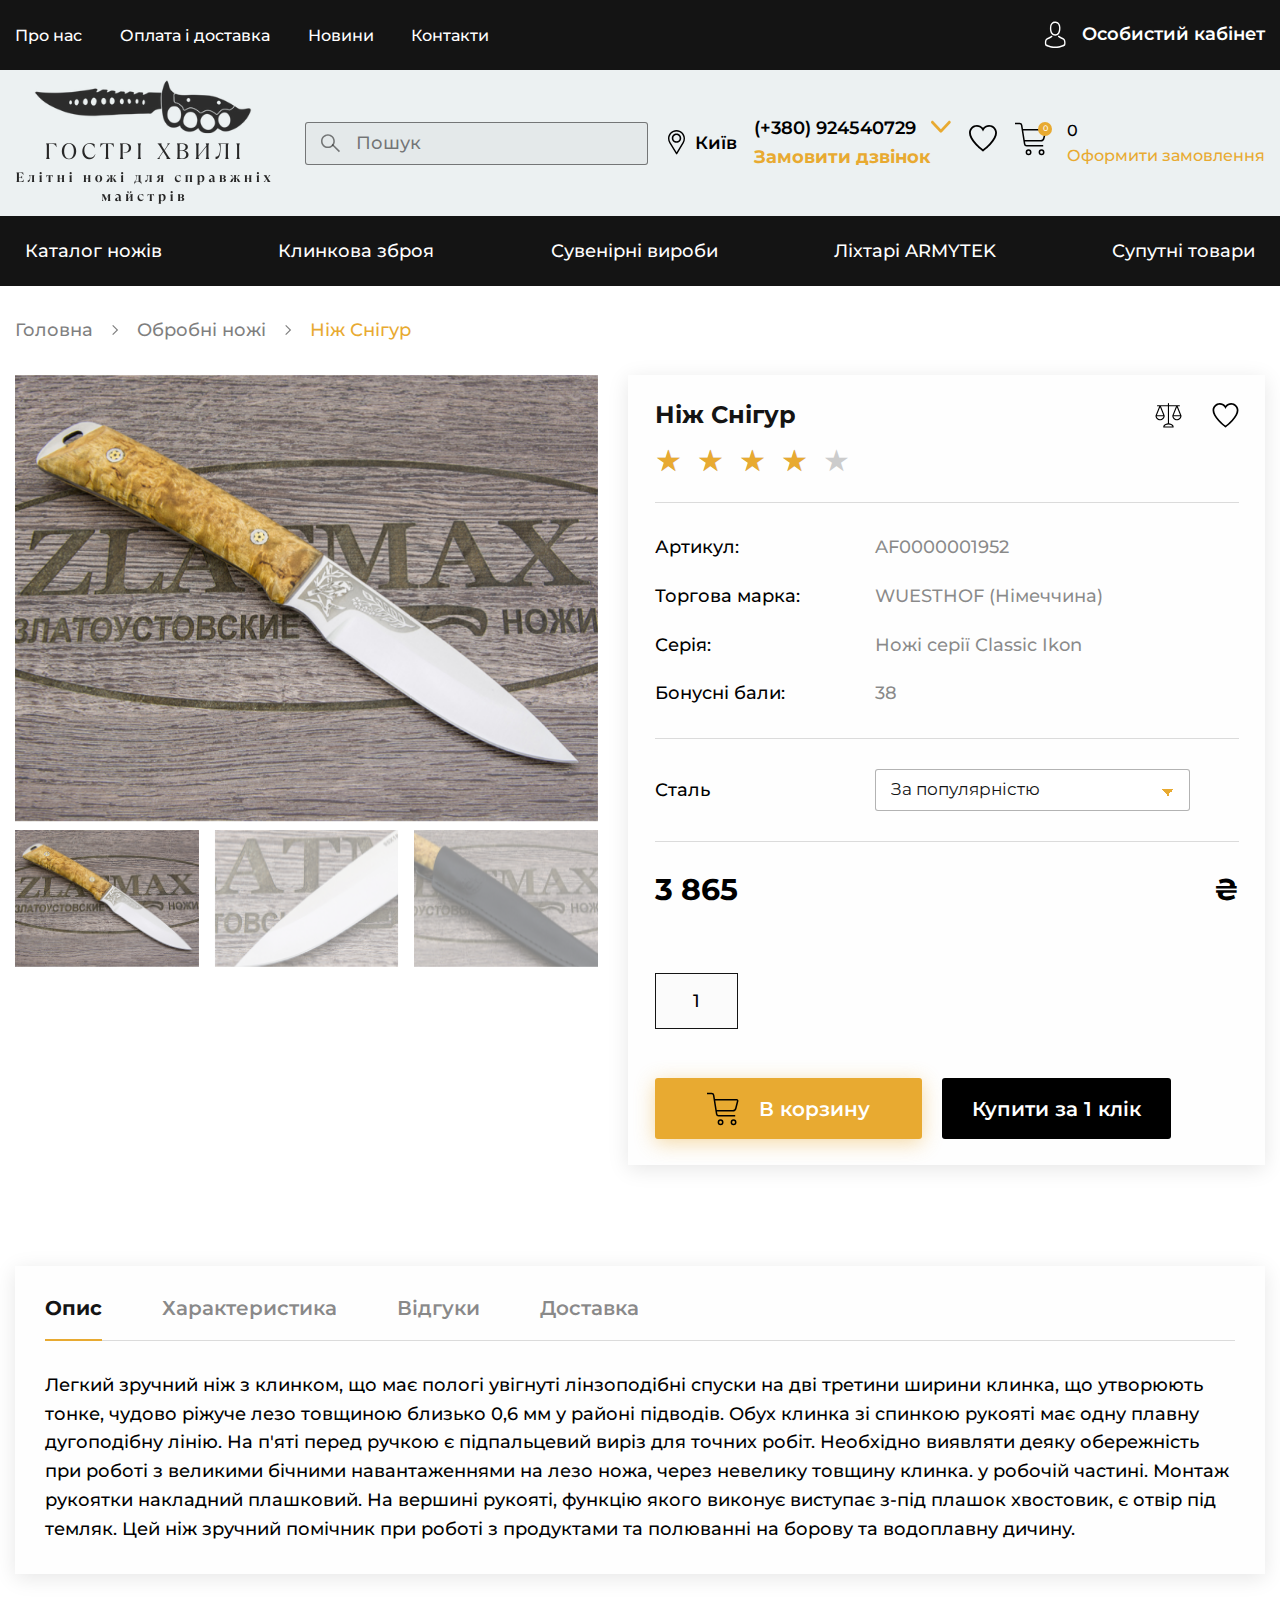
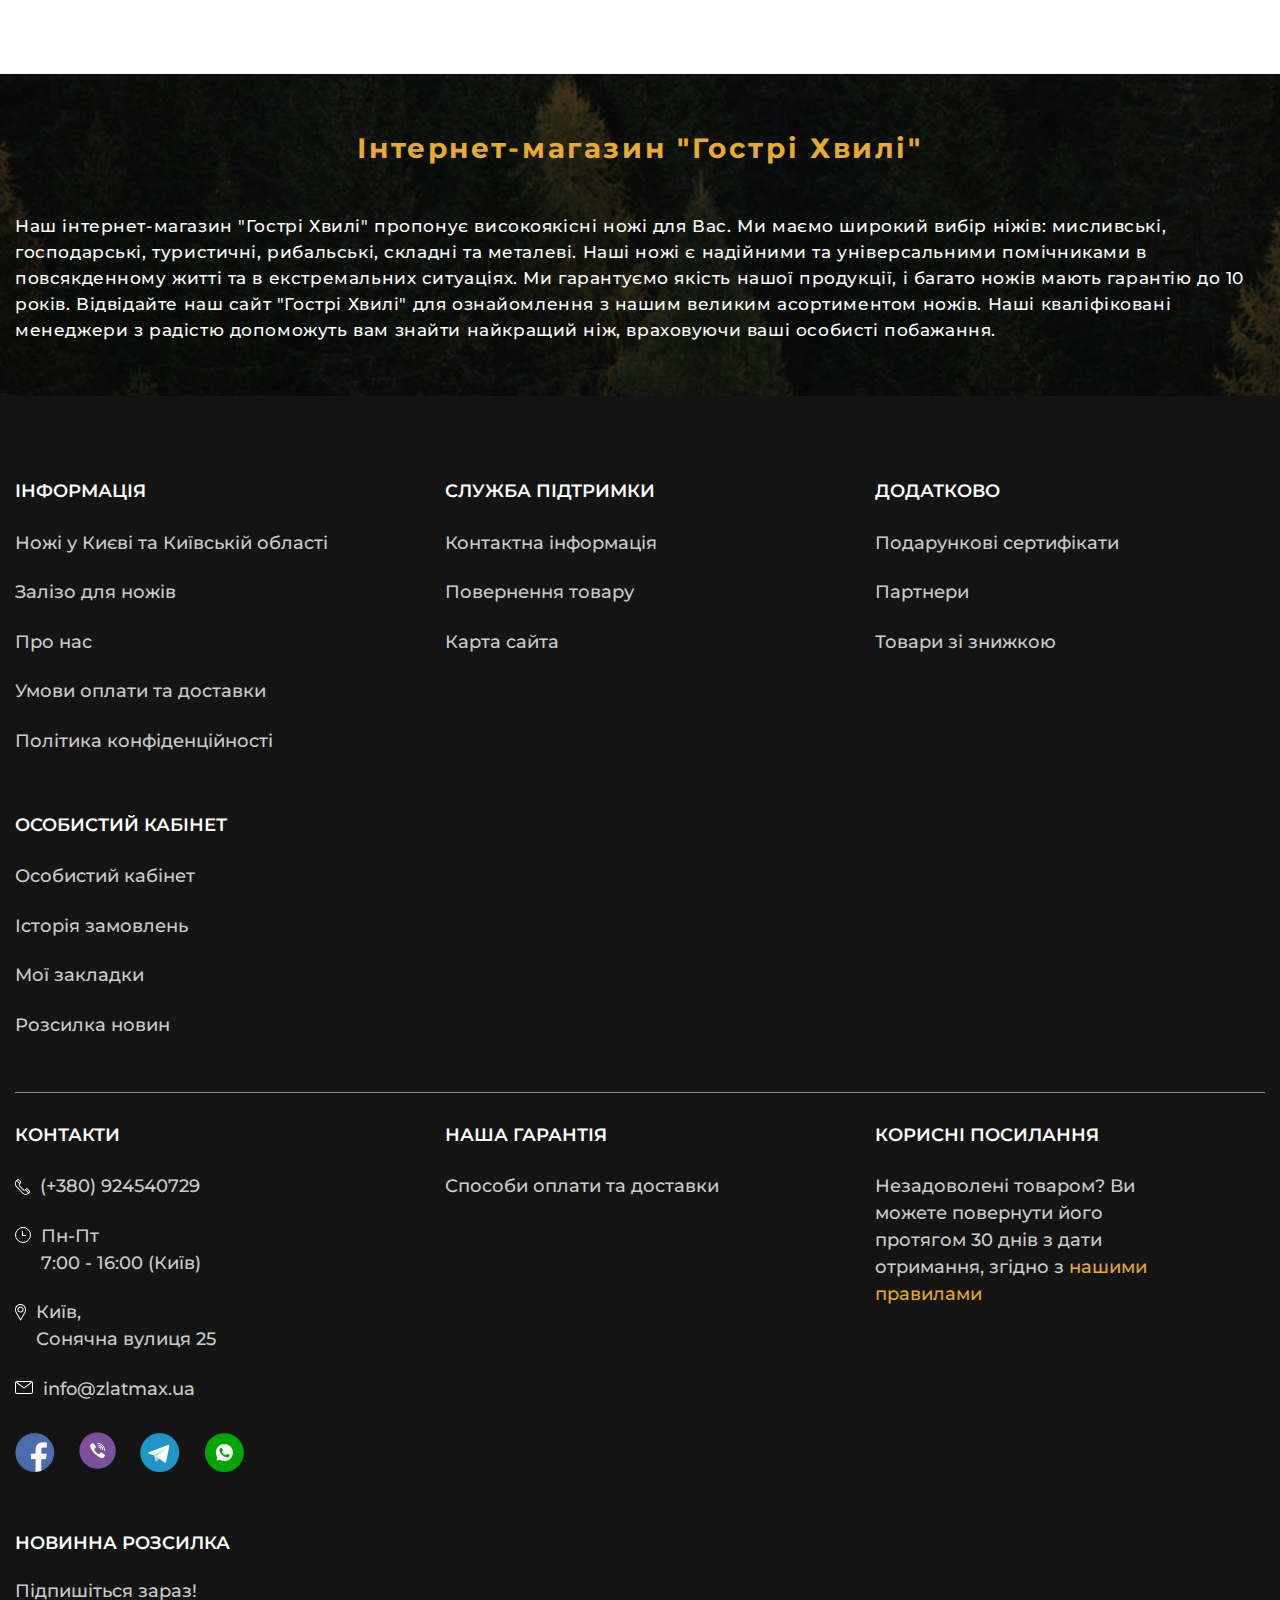
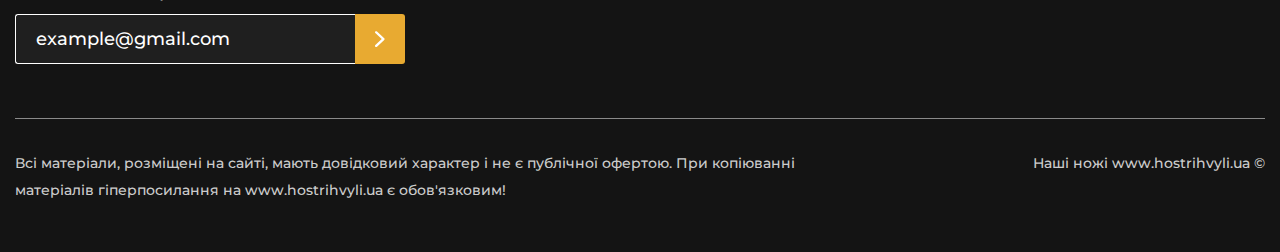
<file: product.html>
<!DOCTYPE html>
<html lang="en">

<head>
	<meta charset="UTF-8">
	<meta http-equiv="X-UA-Compatible" content="IE=edge">
	<meta name="viewport" content="width=device-width, initial-scale=1.0">
	<link rel="stylesheet" href="css/style.min.css">
	<title>Картка товару</title>
</head>

<body>
	<div class="wrapper">
		<header class="header">
	<div class="header__top top-header">
		<div class="top-header__container">
			<nav class="top-header__menu menu-top-header">
				<ul data-da=".menu__body, 991.98" class="menu-top-header__list">
					<li class="menu-top-header__item menu-top-header__item_catalog">
						<a class="menu-top-header__link menu-top-header__link_catalog" href='#'>
							<svg viewBox="0 0 16 10" fill="none" xmlns="http://www.w3.org/2000/svg">
								<path
									d="M7.11323 9.2309L0.324654 2.00808C-0.107404 1.54862 -0.107404 0.803689 0.324655 0.344454C0.756329 -0.114819 1.45646 -0.114819 1.8881 0.344454L7.89495 6.73553L13.9016 0.34464C14.3334 -0.114632 15.0335 -0.114632 15.4652 0.34464C15.897 0.803913 15.897 1.54881 15.4652 2.00827L8.6765 9.23108C8.46056 9.46072 8.17784 9.57541 7.89498 9.57541C7.61199 9.57541 7.32906 9.4605 7.11323 9.2309Z"
									fill="#FFF" />
							</svg>
							Каталог товарів
						</a>
					</li>
					<li class="menu-top-header__item"><a class="menu-top-header__link" href='#'> Про нас </a></li>
					<li class="menu-top-header__item">
						<a class="menu-top-header__link" href='#'> Оплата і доставка</a>
					</li>
					<li class="menu-top-header__item"><a class="menu-top-header__link" href='#'>Новини </a></li>
					<li class="menu-top-header__item"><a class="menu-top-header__link" href='#'>Контакти </a></li>
				</ul>
			</nav>
			<a href="#" class="top-header__user">
				<svg viewBox="0 0 22 29" fill="none" xmlns="http://www.w3.org/2000/svg">
					<path
						d="M10.5941 15.3117C10.6201 15.3117 10.6461 15.3117 10.6773 15.3117C10.6877 15.3117 10.6981 15.3117 10.7085 15.3117C10.7242 15.3117 10.745 15.3117 10.7606 15.3117C12.2849 15.2831 13.5179 14.6931 14.4283 13.5646C16.4313 11.0784 16.0983 6.81654 16.0619 6.40983C15.9319 3.35661 14.6208 1.89587 13.5387 1.21419C12.7323 0.704369 11.7907 0.429408 10.7398 0.406494H10.7033C10.6981 0.406494 10.6877 0.406494 10.6825 0.406494H10.6513C10.0738 0.406494 8.9397 0.509605 7.85237 1.19128C6.75985 1.87296 5.42801 3.33369 5.29795 6.40983C5.26153 6.81654 4.92857 11.0784 6.93153 13.5646C7.83677 14.6931 9.06976 15.2831 10.5941 15.3117ZM6.68701 6.55304C6.68701 6.53585 6.69222 6.51867 6.69222 6.50721C6.8639 2.39997 9.51197 1.95888 10.6461 1.95888H10.6669C10.6773 1.95888 10.6929 1.95888 10.7085 1.95888C12.1132 1.99325 14.5012 2.62337 14.6624 6.50721C14.6624 6.52439 14.6624 6.54158 14.6676 6.55304C14.6728 6.59313 15.037 10.4884 13.3826 12.5392C12.7271 13.3526 11.8531 13.7536 10.7033 13.7651C10.6929 13.7651 10.6877 13.7651 10.6773 13.7651C10.6669 13.7651 10.6617 13.7651 10.6513 13.7651C9.50677 13.7536 8.62755 13.3526 7.97723 12.5392C6.32804 10.4999 6.68181 6.58741 6.68701 6.55304Z"
						fill="white" />
					<path
						d="M21.3682 22.3805C21.3682 22.3748 21.3682 22.3691 21.3682 22.3633C21.3682 22.3175 21.363 22.2717 21.363 22.2201C21.3318 21.0859 21.2641 18.4337 19.0062 17.5859C18.9906 17.5801 18.9698 17.5744 18.9542 17.5687C16.6079 16.9099 14.6569 15.4206 14.6361 15.4034C14.3188 15.157 13.8817 15.243 13.658 15.5924C13.4343 15.9418 13.5124 16.423 13.8297 16.6693C13.9182 16.7381 15.9888 18.3248 18.5796 19.0581C19.7918 19.5335 19.9271 20.9599 19.9635 22.266C19.9635 22.3175 19.9635 22.3633 19.9687 22.4092C19.9739 22.9247 19.9427 23.721 19.8594 24.1792C19.0166 24.7062 15.713 26.5279 10.6874 26.5279C5.68257 26.5279 2.35816 24.7005 1.51015 24.1735C1.42691 23.7152 1.39049 22.919 1.40089 22.4034C1.40089 22.3576 1.4061 22.3118 1.4061 22.2602C1.44251 20.9542 1.57778 19.5278 2.78997 19.0523C5.38082 18.3191 7.45143 16.7266 7.53987 16.6636C7.85722 16.4173 7.93526 15.9361 7.71155 15.5867C7.48784 15.2372 7.05083 15.1513 6.73348 15.3976C6.71267 15.4148 4.77213 16.9042 2.41539 17.563C2.39458 17.5687 2.37897 17.5744 2.36336 17.5801C0.105466 18.4337 0.0378337 21.0859 0.00661858 22.2144C0.00661858 22.266 0.00661846 22.3118 0.00141594 22.3576C0.00141594 22.3633 0.00141594 22.3691 0.00141594 22.3748C-0.00378658 22.6727 -0.00898899 24.2021 0.266745 24.9697C0.31877 25.1187 0.412415 25.2447 0.537276 25.3306C0.693352 25.4452 4.43396 28.0688 10.6926 28.0688C16.9512 28.0688 20.6918 25.4395 20.8479 25.3306C20.9676 25.2447 21.0664 25.1187 21.1185 24.9697C21.3786 24.2079 21.3734 22.6784 21.3682 22.3805Z"
						fill="white" />
				</svg>
				<span>Особистий кабінет</span>
			</a>
			<nav hidden class="menu">
				<button type="button" class="menu__icon icon-menu"><span></span><span></span><span></span></button>
				<div class="menu__body">

				</div>
			</nav>
		</div>
	</div>
	<div class="header__body body-header">
		<div class="body-header__container">
			<a href="index.html" class="body-header__logo">
				<!-- <img src="img/icons/icons.svg#logo" class="svg-logo-dims" alt="logo"> -->
				<img src="img/logo.jpg" alt="logo">
			</a>
			<div data-da=".catalog-header__container, 479.98" class="body-header__search">
				<form action="#" class="search-header">
					<button class="search-header__button">
						<svg width="20" height="41" viewBox="0 0 13 12" fill="none" xmlns="http://www.w3.org/2000/svg">
							<path fill-rule="evenodd" clip-rule="evenodd"
								d="M4.5 8C6.433 8 8 6.433 8 4.5C8 2.567 6.433 1 4.5 1C2.567 1 1 2.567 1 4.5C1 6.433 2.567 8 4.5 8ZM4.5 9C6.98528 9 9 6.98528 9 4.5C9 2.01472 6.98528 0 4.5 0C2.01472 0 0 2.01472 0 4.5C0 6.98528 2.01472 9 4.5 9Z"
								fill="black" fill-opacity="0.5" />
							<path fill-rule="evenodd" clip-rule="evenodd"
								d="M11.6546 11.6178L7.00006 6.99999L7.70996 6.29568L12.3645 10.9135L11.6546 11.6178Z"
								fill="black" fill-opacity="0.5" />
						</svg>
					</button>
					<input autocomplete="off" class="search-header__input" type="text" name="form[]"
						placeholder="Пошук">
				</form>
			</div>
			<div class="body-header__actions actions-header">
				<a href="#" class="actions-header__location">
					<svg width="17" height="25" viewBox="0 0 17 25" fill="none" xmlns="http://www.w3.org/2000/svg">
						<path
							d="M8.5 0C3.8131 0 0 3.85087 0 8.5842C0 10.1834 0.438647 11.7441 1.26881 13.0982L8.01616 24.0791C8.14541 24.2895 8.37311 24.4173 8.61801 24.4173C8.6199 24.4173 8.62174 24.4173 8.62363 24.4173C8.87065 24.4153 9.09883 24.2836 9.22571 24.0695L15.8011 12.9822C16.5854 11.6568 17 10.136 17 8.5842C17 3.85087 13.1869 0 8.5 0ZM14.5853 12.2477L8.60729 22.3278L2.47289 12.3444C1.78188 11.2174 1.40722 9.91714 1.40722 8.5842C1.40722 4.63976 4.59425 1.42116 8.5 1.42116C12.4058 1.42116 15.5881 4.63976 15.5881 8.5842C15.5881 9.87761 15.2381 11.1446 14.5853 12.2477Z"
							fill="black" />
						<path
							d="M8.49647 3.61737C5.89259 3.61737 3.77417 5.64581 3.77417 8.13909C3.77417 10.6164 5.85812 12.6608 8.49647 12.6608C11.1673 12.6608 13.2188 10.5892 13.2188 8.13909C13.2188 5.64581 11.1003 3.61737 8.49647 3.61737ZM8.49647 11.1636C6.75147 11.1636 5.33777 9.80544 5.33777 8.13909C5.33777 6.47691 6.76055 5.11456 8.49647 5.11456C10.2324 5.11456 11.6499 6.47691 11.6499 8.13909C11.6499 9.78113 10.2691 11.1636 8.49647 11.1636Z"
							fill="black" />
					</svg>
					Київ
				</a>
				<div data-da=".top-header__container, 991.98, 0" class="actions-header__phones phones-header">
					<div data-spoller class="phones-header__items spoller">
						<div class="phones-header__item block-filter">
							<a href="tel:0924540729" class="phones-header__icon">
								<svg width="35" height="35" viewBox="0 0 15 16" fill="none"
									xmlns="http://www.w3.org/2000/svg">
									<path
										d="M14.6144 11.6797L12.7496 9.7111C12.2355 9.1684 11.3989 9.1684 10.8848 9.7111L10.0372 10.6059C9.64769 11.0171 9.01392 11.0169 8.62457 10.6061L4.95058 6.72429C4.56018 6.31217 4.56012 5.64513 4.95058 5.23294C5.08711 5.08882 5.47915 4.67496 5.79821 4.33815C6.31008 3.79782 6.31722 2.91744 5.79771 2.36907L3.93341 0.407207C3.41928 -0.135498 2.58273 -0.135498 2.06999 0.405784C1.6863 0.8073 1.56254 0.936829 1.3905 1.11686C-0.463486 3.074 -0.463486 6.25851 1.39041 8.21558L7.21173 14.3641C9.07005 16.3258 12.0778 16.326 13.9363 14.3641L14.6144 13.6482C15.1285 13.1055 15.1285 12.2224 14.6144 11.6797ZM2.69023 1.06339C2.86159 0.882488 3.14039 0.882457 3.31232 1.06388L5.17662 3.02575C5.34839 3.20709 5.34839 3.50057 5.17662 3.68193L4.86579 4.01002L2.38101 1.38696L2.69023 1.06339ZM7.83343 13.708L2.01209 7.55943C0.577712 6.04522 0.498871 3.66758 1.76962 2.05394L4.24719 4.66939C3.59619 5.44846 3.62332 6.63559 4.32884 7.38038L8.00272 11.262C8.00275 11.262 8.00281 11.2621 8.00284 11.2621C8.7076 12.0061 9.8321 12.0366 10.571 11.3484L13.0486 13.9639C11.5249 15.3031 9.27769 15.2326 7.83343 13.708ZM13.9928 12.992L13.682 13.3202L11.1956 10.6954L11.5064 10.3673C11.6778 10.1864 11.9566 10.1864 12.128 10.3673L13.9928 12.3359C14.1642 12.5168 14.1642 12.8112 13.9928 12.992Z"
										fill="white" />
								</svg>
							</a>
							<a href="tel:0924540729" class="phones-header__phone block-filter__item">(+380)
								924540729</a>
							<button data-spoller class="phones-header__arrow">
								<svg width="20" height="14" viewBox="0 0 16 10" fill="none"
									xmlns="http://www.w3.org/2000/svg">
									<path
										d="M7.11323 9.2309L0.324654 2.00808C-0.107404 1.54862 -0.107404 0.803689 0.324655 0.344454C0.756329 -0.114819 1.45646 -0.114819 1.8881 0.344454L7.89495 6.73553L13.9016 0.34464C14.3334 -0.114632 15.0335 -0.114632 15.4652 0.34464C15.897 0.803913 15.897 1.54881 15.4652 2.00827L8.6765 9.23108C8.46056 9.46072 8.17784 9.57541 7.89498 9.57541C7.61199 9.57541 7.32906 9.4605 7.11323 9.2309Z"
										fill="#E8AA31" />
								</svg>
							</button>
							<ul class="phones-header__list ">
								<li>
									<a href="tel:0958017159" class="phones-header__phone block-filter__value">(+380)
										958017159</a>
								</li>
								<li>
									<a href="tel:0500275914" class="phones-header__phone block-filter__value">(+380)
										500275914</a>
								</li>
								<li>
									<a href="tel:0924261512" class="phones-header__phone block-filter__value">(+380)
										924261512</a>
								</li>
							</ul>
						</div>
					</div>
					<button class="phones-header__callback">Замовити дзвінок</button>
				</div>
				<a href="#" data-da=".top-header__container, 991.98, 3" class="actions-header__favorite">
					<svg viewBox="0 0 28 27" xmlns="http://www.w3.org/2000/svg">
						<path
							d="M20.1004 0C17.7169 0 15.4856 1.07339 14 2.87184C12.5144 1.07333 10.2832 0 7.89957 0C3.54375 0 0 3.52462 0 7.85705C0 11.2495 2.03385 15.1734 6.04492 19.5198C9.13175 22.8646 12.4897 25.4544 13.4454 26.1685L13.9998 26.5828L14.5543 26.1686C15.5099 25.4545 18.868 22.8647 21.9549 19.52C25.9661 15.1736 28 11.2496 28 7.85705C28 3.52462 24.4562 0 20.1004 0ZM20.5948 18.2782C18.0558 21.0293 15.3242 23.2533 13.9998 24.2783C12.6755 23.2533 9.944 21.0293 7.40498 18.2781C3.76837 14.3375 1.84615 10.734 1.84615 7.85705C1.84615 4.53717 4.56172 1.83622 7.89957 1.83622C10.0961 1.83622 12.1243 3.02694 13.1927 4.94377L14 6.3923L14.8073 4.94377C15.8756 3.027 17.9038 1.83622 20.1004 1.83622C23.4383 1.83622 26.1538 4.53711 26.1538 7.85705C26.1538 10.7341 24.2316 14.3377 20.5948 18.2782Z" />
					</svg>
				</a>
				<a href="#" data-da=".top-header__container, 991.98, 4" class="actions-header__cart cart-header">
					<div class="cart-header__icon">
						<svg viewBox="0 0 32 34" xmlns="http://www.w3.org/2000/svg">
							<path
								d="M7.13008 7.76882H29.7121C30.3649 7.76882 30.8427 8.38411 30.681 9.01655L28.7801 16.4506C28.4405 17.7785 27.2442 18.7074 25.8736 18.7074H9.02537M0 1.49957H4.65214C5.63535 1.49957 6.47274 2.21422 6.62728 3.18521L9.6467 22.1562C9.80125 23.1272 10.6386 23.8418 11.6218 23.8418H28.203"
								stroke-width="1.5" />
							<path
								d="M15.7689 30.2656C15.7689 31.5678 14.7584 32.5758 13.5695 32.5758C12.3807 32.5758 11.3701 31.5678 11.3701 30.2656C11.3701 28.9634 12.3807 27.9554 13.5695 27.9554C14.7584 27.9554 15.7689 28.9634 15.7689 30.2656Z"
								stroke-width="1.5" />
							<path
								d="M28.746 30.2656C28.746 31.5678 27.7354 32.5758 26.5466 32.5758C25.3577 32.5758 24.3472 31.5678 24.3472 30.2656C24.3472 28.9634 25.3577 27.9554 26.5466 27.9554C27.7354 27.9554 28.746 28.9634 28.746 30.2656Z"
								stroke-width="1.5" />
						</svg>
						<span>0</span>
					</div>
					<div class="cart-header__body">
						<div class="cart-header__summ">0</div>
						<div class="cart-header__link">Оформити замовлення</div>
					</div>
				</a>
			</div>
		</div>
	</div>
	<div class="header__catalog catalog-header">
		<div class="catalog-header__container">
			<nav class="catalog-header__menu menu-catalog">
				<button type="button" class="menu-catalog__back">
					<svg width="16" height="16" viewBox="0 0 16 16" fill="none" xmlns="http://www.w3.org/2000/svg">
						<path fill-rule="evenodd" clip-rule="evenodd"
							d="M3.3452 8.83333L8.58928 14.0774L7.41077 15.2559L0.154846 8L7.41077 0.74408L8.58928 1.92259L3.3452 7.16667H15.5V8.83333H3.3452Z"
							fill="white" />
					</svg>
					Назад
				</button>
				<ul class="menu-catalog__list">
					<li class="menu-catalog__item">
						<button data-parent="1" class="menu-catalog__link">Каталог ножів</button>
						<svg width="14" height="14" viewBox="0 0 14 14" fill="none" xmlns="http://www.w3.org/2000/svg">
							<path fill-rule="evenodd" clip-rule="evenodd"
								d="M4.25418 2.74583L5.07914 1.92087L10.1583 7.00002L5.07914 12.0792L4.25418 11.2542L8.50837 7.00002L4.25418 2.74583Z"
								fill="white" />
						</svg>

					</li>
					<li class="menu-catalog__item">
						<button data-parent="2" class="menu-catalog__link">Клинкова зброя</button>
						<svg width="14" height="14" viewBox="0 0 14 14" fill="none" xmlns="http://www.w3.org/2000/svg">
							<path fill-rule="evenodd" clip-rule="evenodd"
								d="M4.25418 2.74583L5.07914 1.92087L10.1583 7.00002L5.07914 12.0792L4.25418 11.2542L8.50837 7.00002L4.25418 2.74583Z"
								fill="white" />
						</svg>

					</li>
					<li class="menu-catalog__item">
						<button data-parent="3" class="menu-catalog__link">Сувенірні вироби</button>
						<svg width="14" height="14" viewBox="0 0 14 14" fill="none" xmlns="http://www.w3.org/2000/svg">
							<path fill-rule="evenodd" clip-rule="evenodd"
								d="M4.25418 2.74583L5.07914 1.92087L10.1583 7.00002L5.07914 12.0792L4.25418 11.2542L8.50837 7.00002L4.25418 2.74583Z"
								fill="white" />
						</svg>

					</li>
					<li class="menu-catalog__item">
						<button data-parent="4" class="menu-catalog__link">Ліхтарі ARMYTEK</button>
						<svg width="14" height="14" viewBox="0 0 14 14" fill="none" xmlns="http://www.w3.org/2000/svg">
							<path fill-rule="evenodd" clip-rule="evenodd"
								d="M4.25418 2.74583L5.07914 1.92087L10.1583 7.00002L5.07914 12.0792L4.25418 11.2542L8.50837 7.00002L4.25418 2.74583Z"
								fill="white" />
						</svg>

					</li>
					<li class="menu-catalog__item">
						<button data-parent="5" class="menu-catalog__link">Супутні товари</button>
						<svg width="14" height="14" viewBox="0 0 14 14" fill="none" xmlns="http://www.w3.org/2000/svg">
							<path fill-rule="evenodd" clip-rule="evenodd"
								d="M4.25418 2.74583L5.07914 1.92087L10.1583 7.00002L5.07914 12.0792L4.25418 11.2542L8.50837 7.00002L4.25418 2.74583Z"
								fill="white" />
						</svg>

					</li>
				</ul>
				<div class="menu-catalog__sub-menu sub-menu-catalog">
					<button type="button" class="sub-menu-catalog__back">
						<svg width="16" height="16" viewBox="0 0 16 16" fill="none" xmlns="http://www.w3.org/2000/svg">
							<path fill-rule="evenodd" clip-rule="evenodd"
								d="M3.3452 8.83333L8.58928 14.0774L7.41077 15.2559L0.154846 8L7.41077 0.74408L8.58928 1.92259L3.3452 7.16667H15.5V8.83333H3.3452Z"
								fill="white" />
						</svg>
						Назад
					</button>
					<div class="sub-menu-catalog__container">
						<div hidden data-submenu="1" class="sub-menu-catalog__block">

							<div class="sub-menu-catalog__category">
								<a href='catalog.html' class="sub-menu-catalog__link-category">Категорія ножів</a>
							</div>
							<div class="sub-menu-catalog__category">
								<a href='#' class="sub-menu-catalog__link-category">Виробництво ножів</a>
							</div>
							<div class="sub-menu-catalog__category">
								<a href='#' class="sub-menu-catalog__link-category">Ножі марки сталі</a>
							</div>
							<div class="sub-menu-catalog__category">
								<a href='#' class="sub-menu-catalog__link-category">Заточування та полірування ножів</a>
							</div>
							<div class="sub-menu-catalog__category">
								<a href='#' class="sub-menu-catalog__link-category">Ножова майстерня</a>
							</div>

							<ul class="sub-menu-catalog__list">
								<li class="sub-menu-catalog__item">
									<a href="catalog.html" class="sub-menu-catalog__link">Обробні ножі</a>
								</li>
								<li class="sub-menu-catalog__item">
									<a href="#" class="sub-menu-catalog__link">Туристичніножі</a>
								</li>
								<li class="sub-menu-catalog__item">
									<a href="#" class="sub-menu-catalog__link">Ножі мисливські</a>
								</li>
								<li class="sub-menu-catalog__item">
									<a href="#" class="sub-menu-catalog__link">Булатні ножі</a>
								</li>
								<li class="sub-menu-catalog__item">
									<a href="#" class="sub-menu-catalog__link">Ножі з дамаску</a>
								</li>
								<li class="sub-menu-catalog__item">
									<a href="#" class="sub-menu-catalog__link">Тактичного призначення</a>
								</li>
								<li class="sub-menu-catalog__item">
									<a href="#" class="sub-menu-catalog__link">Метальні ножі</a>
								</li>
								<li class="sub-menu-catalog__item">
									<a href="#" class="sub-menu-catalog__link">Мачете та кукрі</a>
								</li>
								<li class="sub-menu-catalog__item">
									<a href="#" class="sub-menu-catalog__link">Кухонні ножі</a>
								</li>
							</ul>
							<ul class="sub-menu-catalog__list">
								<li class="sub-menu-catalog__item">
									<a href="#" class="sub-menu-catalog__link">Ножі АІР</a>
								</li>
								<li class="sub-menu-catalog__item">
									<a href="#" class="sub-menu-catalog__link">Ножі ЗІК</a>
								</li>

								<li class="sub-menu-catalog__item">
									<a href="#" class="sub-menu-catalog__link">Булат Сергія Баранова</a>
								</li>
								<li class="sub-menu-catalog__item">
									<a href="#" class="sub-menu-catalog__link">Булат Андрія Умерова</a>
								</li>
								<li class="sub-menu-catalog__item">
									<a href="#" class="sub-menu-catalog__link">Ножі Златко</a>
								</li>
								<li class="sub-menu-catalog__item">
									<a href="#" class="sub-menu-catalog__link">Ножі Стиль-М</a>
								</li>
								<li class="sub-menu-catalog__item">
									<a href="#" class="sub-menu-catalog__link">Збройова компанія</a>
								</li>
							</ul>
							<ul class="sub-menu-catalog__list">

								<li class="sub-menu-catalog__item">
									<a href="#" class="sub-menu-catalog__link">Ножі зі сталі 110х18м-ШД</a>
								</li>
								<li class="sub-menu-catalog__item">
									<a href="#" class="sub-menu-catalog__link">Ножі зі сталі ЕІ-107 ТЦ</a>
								</li>
								<li class="sub-menu-catalog__item">
									<a href="#" class="sub-menu-catalog__link">Ножі зі сталі 50х14МФ</a>
								</li>
								<li class="sub-menu-catalog__item">
									<a href="#" class="sub-menu-catalog__link">Ножі зі сталі AUS-8</a>
								</li>
								<li class="sub-menu-catalog__item">
									<a href="#" class="sub-menu-catalog__link">Ножі зі сталі К340</a>
								</li>
								<li class="sub-menu-catalog__item">
									<a href="#" class="sub-menu-catalog__link">Ножі зі сталі M390</a>
								</li>
								<li class="sub-menu-catalog__item">
									<a href="#" class="sub-menu-catalog__link">Ножі зі сталі ЕП-766</a>
								</li>
							</ul>
							<ul class="sub-menu-catalog__list">
								<li class="sub-menu-catalog__item">
									<a href="#" class="sub-menu-catalog__link">Паста ГОІ</a>
								</li>
								<li class="sub-menu-catalog__item">
									<a href="#" class="sub-menu-catalog__link">Алмазна паста</a>
								</li>
								<li class="sub-menu-catalog__item">
									<a href="#" class="sub-menu-catalog__link">Бруски та каміння для заточування</a>
								</li>
								<li class="sub-menu-catalog__item">
									<a href="#" class="sub-menu-catalog__link">Заточувальні системи</a>
								</li>
							</ul>
							<ul class="sub-menu-catalog__list">
								<li class="sub-menu-catalog__item">
									<a href="#" class="sub-menu-catalog__link">Ножові клинки</a>
								</li>
								<li class="sub-menu-catalog__item">
									<a href="#" class="sub-menu-catalog__link">Заготівлі для ножів</a>
								</li>
								<li class="sub-menu-catalog__item">
									<a href="#" class="sub-menu-catalog__link">Лиття для ножів</a>
								</li>
								<li class="sub-menu-catalog__item">
									<a href="#" class="sub-menu-catalog__link">Матеріали для рукоятей</a>
								</li>
								<li class="sub-menu-catalog__item">
									<a href="#" class="sub-menu-catalog__link">Догляд за рукоятями ножів</a>
								</li>
							</ul>

							<div class="sub-menu-catalog__footer">
								<a href="#" class="sub-menu-catalog__all">Дивитись все</a>
							</div>
							<div class="sub-menu-catalog__footer">
								<a href="#" class="sub-menu-catalog__all">Дивитись все</a>
							</div>
							<div class="sub-menu-catalog__footer">
								<a href="#" class="sub-menu-catalog__all">Дивитись все</a>
							</div>
							<div class="sub-menu-catalog__footer">
								<a href="#" class="sub-menu-catalog__all">Дивитись все</a>
							</div>
							<div class="sub-menu-catalog__footer">
								<a href="#" class="sub-menu-catalog__all">Дивитись все</a>
							</div>
						</div>
						<div hidden data-submenu="2" class="sub-menu-catalog__block">
							<div class="sub-menu-catalog__category">
								<a href='#' class="sub-menu-catalog__link-category">Категорія ножів</a>
							</div>
							<div class="sub-menu-catalog__category">
								<a href='#' class="sub-menu-catalog__link-category">Виробництво ножів</a>
							</div>
							<ul class="sub-menu-catalog__list">
								<li class="sub-menu-catalog__item">
									<a href="#" class="sub-menu-catalog__link">Обробні ножі</a>
								</li>
								<li class="sub-menu-catalog__item">
									<a href="#" class="sub-menu-catalog__link">Туристичніножі</a>
								</li>
								<li class="sub-menu-catalog__item">
									<a href="#" class="sub-menu-catalog__link">Ножі мисливські</a>
								</li>
								<li class="sub-menu-catalog__item">
									<a href="#" class="sub-menu-catalog__link">Булатні ножі</a>
								</li>
								<li class="sub-menu-catalog__item">
									<a href="#" class="sub-menu-catalog__link">Ножі з дамаску</a>
								</li>
								<li class="sub-menu-catalog__item">
									<a href="#" class="sub-menu-catalog__link">Тактичного призначення</a>
								</li>

							</ul>
							<ul class="sub-menu-catalog__list">
								<li class="sub-menu-catalog__item">
									<a href="#" class="sub-menu-catalog__link">Ножі АІР</a>
								</li>
								<li class="sub-menu-catalog__item">
									<a href="#" class="sub-menu-catalog__link">Ножі ЗІК</a>
								</li>
								<li class="sub-menu-catalog__item">
									<a href="#" class="sub-menu-catalog__link">Ножі ЗЗОСС</a>
								</li>
								<li class="sub-menu-catalog__item">
									<a href="#" class="sub-menu-catalog__link">Ножі ЗСУ</a>
								</li>
								<li class="sub-menu-catalog__item">
									<a href="#" class="sub-menu-catalog__link">Ножі Зброяр</a>
								</li>
								<li class="sub-menu-catalog__item">
									<a href="#" class="sub-menu-catalog__link">Булат Сергія Баранова</a>
								</li>

							</ul>

							<div class="sub-menu-catalog__footer">
								<a href="#" class="sub-menu-catalog__all">Дивитись все</a>
							</div>
							<div class="sub-menu-catalog__footer">
								<a href="#" class="sub-menu-catalog__all">Дивитись все</a>
							</div>
						</div>
						<div hidden data-submenu="3" class="sub-menu-catalog__block">
							<div class="sub-menu-catalog__category">
								<a href='#' class="sub-menu-catalog__link-category">Категорія ножів</a>
							</div>
							<div class="sub-menu-catalog__category">
								<a href='#' class="sub-menu-catalog__link-category">Виробництво ножів</a>
							</div>
							<div class="sub-menu-catalog__category">
								<a href='#' class="sub-menu-catalog__link-category">Ножова майстерня</a>
							</div>
							<ul class="sub-menu-catalog__list">
								<li class="sub-menu-catalog__item">
									<a href="#" class="sub-menu-catalog__link">Обробні ножі</a>
								</li>
								<li class="sub-menu-catalog__item">
									<a href="#" class="sub-menu-catalog__link">Туристичніножі</a>
								</li>
								<li class="sub-menu-catalog__item">
									<a href="#" class="sub-menu-catalog__link">Ножі мисливські</a>
								</li>
								<li class="sub-menu-catalog__item">
									<a href="#" class="sub-menu-catalog__link">Булатні ножі</a>
								</li>
								<li class="sub-menu-catalog__item">
									<a href="#" class="sub-menu-catalog__link">Ножі з дамаску</a>
								</li>
								<li class="sub-menu-catalog__item">
									<a href="#" class="sub-menu-catalog__link">Тактичного призначення</a>
								</li>
								<li class="sub-menu-catalog__item">
									<a href="#" class="sub-menu-catalog__link">Метальні ножі</a>
								</li>
								<li class="sub-menu-catalog__item">
									<a href="#" class="sub-menu-catalog__link">Мачете та кукрі</a>
								</li>
								<li class="sub-menu-catalog__item">
									<a href="#" class="sub-menu-catalog__link">Кухонні ножі</a>
								</li>
							</ul>
							<ul class="sub-menu-catalog__list">
								<li class="sub-menu-catalog__item">
									<a href="#" class="sub-menu-catalog__link">Ножі АІР</a>
								</li>
								<li class="sub-menu-catalog__item">
									<a href="#" class="sub-menu-catalog__link">Ножі ЗІК</a>
								</li>
								<li class="sub-menu-catalog__item">
									<a href="#" class="sub-menu-catalog__link">Ножі ЗЗОСС</a>
								</li>
								<li class="sub-menu-catalog__item">
									<a href="#" class="sub-menu-catalog__link">Ножі ЗСУ</a>
								</li>
								<li class="sub-menu-catalog__item">
									<a href="#" class="sub-menu-catalog__link">Ножі Зброяр</a>
								</li>
								<li class="sub-menu-catalog__item">
									<a href="#" class="sub-menu-catalog__link">Булат Сергія Баранова</a>
								</li>
								<li class="sub-menu-catalog__item">
									<a href="#" class="sub-menu-catalog__link">Булат Андрія Умерова</a>
								</li>
								<li class="sub-menu-catalog__item">
									<a href="#" class="sub-menu-catalog__link">Ножі Златко</a>
								</li>
								<li class="sub-menu-catalog__item">
									<a href="#" class="sub-menu-catalog__link">Ножі Стиль-М</a>
								</li>
								<li class="sub-menu-catalog__item">
									<a href="#" class="sub-menu-catalog__link">Збройова компанія</a>
								</li>
							</ul>
							<ul class="sub-menu-catalog__list">
								<li class="sub-menu-catalog__item">
									<a href="#" class="sub-menu-catalog__link">Ножові клинки</a>
								</li>
								<li class="sub-menu-catalog__item">
									<a href="#" class="sub-menu-catalog__link">Заготівлі для ножів</a>
								</li>
								<li class="sub-menu-catalog__item">
									<a href="#" class="sub-menu-catalog__link">Лиття для ножів</a>
								</li>
								<li class="sub-menu-catalog__item">
									<a href="#" class="sub-menu-catalog__link">Матеріали для рукоятей</a>
								</li>
								<li class="sub-menu-catalog__item">
									<a href="#" class="sub-menu-catalog__link">Догляд за рукоятями ножів</a>
								</li>
							</ul>
							<div class="sub-menu-catalog__footer">
								<a href="#" class="sub-menu-catalog__all">Дивитись все</a>
							</div>
							<div class="sub-menu-catalog__footer">
								<a href="#" class="sub-menu-catalog__all">Дивитись все</a>
							</div>
							<div class="sub-menu-catalog__footer">
								<a href="#" class="sub-menu-catalog__all">Дивитись все</a>
							</div>
						</div>
						<div hidden data-submenu="4" class="sub-menu-catalog__block">
							<div class="sub-menu-catalog__category">
								<a href='#' class="sub-menu-catalog__link-category">Категорія ножів</a>
							</div>
							<div class="sub-menu-catalog__category">
								<a href='#' class="sub-menu-catalog__link-category">Виробництво ножів</a>
							</div>
							<div class="sub-menu-catalog__category">
								<a href='#' class="sub-menu-catalog__link-category">Виробництво ножів</a>
							</div>

							<ul class="sub-menu-catalog__list">
								<li class="sub-menu-catalog__item">
									<a href="#" class="sub-menu-catalog__link">Обробні ножі</a>
								</li>
								<li class="sub-menu-catalog__item">
									<a href="#" class="sub-menu-catalog__link">Туристичніножі</a>
								</li>
								<li class="sub-menu-catalog__item">
									<a href="#" class="sub-menu-catalog__link">Ножі мисливські</a>
								</li>
								<li class="sub-menu-catalog__item">
									<a href="#" class="sub-menu-catalog__link">Булатні ножі</a>
								</li>
								<li class="sub-menu-catalog__item">
									<a href="#" class="sub-menu-catalog__link">Ножі з дамаску</a>
								</li>
								<li class="sub-menu-catalog__item">
									<a href="#" class="sub-menu-catalog__link">Тактичного призначення</a>
								</li>

							</ul>
							<ul class="sub-menu-catalog__list">
								<li class="sub-menu-catalog__item">
									<a href="#" class="sub-menu-catalog__link">Ножі АІР</a>
								</li>
								<li class="sub-menu-catalog__item">
									<a href="#" class="sub-menu-catalog__link">Ножі ЗІК</a>
								</li>
								<li class="sub-menu-catalog__item">
									<a href="#" class="sub-menu-catalog__link">Ножі ЗЗОСС</a>
								</li>
								<li class="sub-menu-catalog__item">
									<a href="#" class="sub-menu-catalog__link">Ножі ЗСУ</a>
								</li>
								<li class="sub-menu-catalog__item">
									<a href="#" class="sub-menu-catalog__link">Ножі Зброяр</a>
								</li>
								<li class="sub-menu-catalog__item">
									<a href="#" class="sub-menu-catalog__link">Булат Сергія Баранова</a>
								</li>
								<li class="sub-menu-catalog__item">
									<a href="#" class="sub-menu-catalog__link">Булат Андрія Умерова</a>
								</li>
								<li class="sub-menu-catalog__item">
									<a href="#" class="sub-menu-catalog__link">Ножі Златко</a>
								</li>
								<li class="sub-menu-catalog__item">
									<a href="#" class="sub-menu-catalog__link">Ножі Стиль-М</a>
								</li>
								<li class="sub-menu-catalog__item">
									<a href="#" class="sub-menu-catalog__link">Збройова компанія</a>
								</li>
							</ul>
							<ul class="sub-menu-catalog__list">
								<li class="sub-menu-catalog__item">
									<a href="#" class="sub-menu-catalog__link">Ножі АІР</a>
								</li>
								<li class="sub-menu-catalog__item">
									<a href="#" class="sub-menu-catalog__link">Ножі ЗІК</a>
								</li>
								<li class="sub-menu-catalog__item">
									<a href="#" class="sub-menu-catalog__link">Ножі ЗЗОСС</a>
								</li>
								<li class="sub-menu-catalog__item">
									<a href="#" class="sub-menu-catalog__link">Ножі ЗСУ</a>
								</li>
								<li class="sub-menu-catalog__item">
									<a href="#" class="sub-menu-catalog__link">Ножі Зброяр</a>
								</li>
								<li class="sub-menu-catalog__item">
									<a href="#" class="sub-menu-catalog__link">Булат Сергія Баранова</a>
								</li>
								<li class="sub-menu-catalog__item">
									<a href="#" class="sub-menu-catalog__link">Булат Андрія Умерова</a>
								</li>
								<li class="sub-menu-catalog__item">
									<a href="#" class="sub-menu-catalog__link">Ножі Златко</a>
								</li>
								<li class="sub-menu-catalog__item">
									<a href="#" class="sub-menu-catalog__link">Ножі Стиль-М</a>
								</li>
								<li class="sub-menu-catalog__item">
									<a href="#" class="sub-menu-catalog__link">Збройова компанія</a>
								</li>
							</ul>
							<div class="sub-menu-catalog__footer">
								<a href="#" class="sub-menu-catalog__all">Дивитись все</a>
							</div>
							<div class="sub-menu-catalog__footer">
								<a href="#" class="sub-menu-catalog__all">Дивитись все</a>
							</div>
							<div class="sub-menu-catalog__footer">
								<a href="#" class="sub-menu-catalog__all">Дивитись все</a>
							</div>
						</div>
						<div hidden data-submenu="5" class="sub-menu-catalog__block">
							<div class="sub-menu-catalog__category">
								<a href='#' class="sub-menu-catalog__link-category">Категорія ножів</a>
							</div>
							<div class="sub-menu-catalog__category">
								<a href='#' class="sub-menu-catalog__link-category">Виробництво ножів</a>
							</div>
							<div class="sub-menu-catalog__category">
								<a href='#' class="sub-menu-catalog__link-category">Виробництво ножів</a>
							</div>
							<div class="sub-menu-catalog__category">
								<a href='#' class="sub-menu-catalog__link-category">Виробництво ножів</a>
							</div>

							<ul class="sub-menu-catalog__list">
								<li class="sub-menu-catalog__item">
									<a href="#" class="sub-menu-catalog__link">Обробні ножі</a>
								</li>
								<li class="sub-menu-catalog__item">
									<a href="#" class="sub-menu-catalog__link">Туристичніножі</a>
								</li>
								<li class="sub-menu-catalog__item">
									<a href="#" class="sub-menu-catalog__link">Ножі мисливські</a>
								</li>
								<li class="sub-menu-catalog__item">
									<a href="#" class="sub-menu-catalog__link">Булатні ножі</a>
								</li>
								<li class="sub-menu-catalog__item">
									<a href="#" class="sub-menu-catalog__link">Ножі з дамаску</a>
								</li>
								<li class="sub-menu-catalog__item">
									<a href="#" class="sub-menu-catalog__link">Тактичного призначення</a>
								</li>
								<li class="sub-menu-catalog__item">
									<a href="#" class="sub-menu-catalog__link">Метальні ножі</a>
								</li>
								<li class="sub-menu-catalog__item">
									<a href="#" class="sub-menu-catalog__link">Мачете та кукрі</a>
								</li>
								<li class="sub-menu-catalog__item">
									<a href="#" class="sub-menu-catalog__link">Кухонні ножі</a>
								</li>
							</ul>
							<ul class="sub-menu-catalog__list">
								<li class="sub-menu-catalog__item">
									<a href="#" class="sub-menu-catalog__link">Ножі АІР</a>
								</li>
								<li class="sub-menu-catalog__item">
									<a href="#" class="sub-menu-catalog__link">Ножі ЗІК</a>
								</li>
								<li class="sub-menu-catalog__item">
									<a href="#" class="sub-menu-catalog__link">Ножі ЗЗОСС</a>
								</li>
								<li class="sub-menu-catalog__item">
									<a href="#" class="sub-menu-catalog__link">Ножі ЗСУ</a>
								</li>
								<li class="sub-menu-catalog__item">
									<a href="#" class="sub-menu-catalog__link">Ножі Зброяр</a>
								</li>
								<li class="sub-menu-catalog__item">
									<a href="#" class="sub-menu-catalog__link">Булат Сергія Баранова</a>
								</li>
								<li class="sub-menu-catalog__item">
									<a href="#" class="sub-menu-catalog__link">Булат Андрія Умерова</a>
								</li>
								<li class="sub-menu-catalog__item">
									<a href="#" class="sub-menu-catalog__link">Ножі Златко</a>
								</li>
								<li class="sub-menu-catalog__item">
									<a href="#" class="sub-menu-catalog__link">Ножі Стиль-М</a>
								</li>
								<li class="sub-menu-catalog__item">
									<a href="#" class="sub-menu-catalog__link">Збройова компанія</a>
								</li>
							</ul>
							<ul class="sub-menu-catalog__list">
								<li class="sub-menu-catalog__item">
									<a href="#" class="sub-menu-catalog__link">Ножі АІР</a>
								</li>
								<li class="sub-menu-catalog__item">
									<a href="#" class="sub-menu-catalog__link">Ножі ЗІК</a>
								</li>
								<li class="sub-menu-catalog__item">
									<a href="#" class="sub-menu-catalog__link">Ножі ЗЗОСС</a>
								</li>
								<li class="sub-menu-catalog__item">
									<a href="#" class="sub-menu-catalog__link">Ножі ЗСУ</a>
								</li>
								<li class="sub-menu-catalog__item">
									<a href="#" class="sub-menu-catalog__link">Ножі Зброяр</a>
								</li>
								<li class="sub-menu-catalog__item">
									<a href="#" class="sub-menu-catalog__link">Булат Сергія Баранова</a>
								</li>
								<li class="sub-menu-catalog__item">
									<a href="#" class="sub-menu-catalog__link">Булат Андрія Умерова</a>
								</li>
								<li class="sub-menu-catalog__item">
									<a href="#" class="sub-menu-catalog__link">Ножі Златко</a>
								</li>
								<li class="sub-menu-catalog__item">
									<a href="#" class="sub-menu-catalog__link">Ножі Стиль-М</a>
								</li>
								<li class="sub-menu-catalog__item">
									<a href="#" class="sub-menu-catalog__link">Збройова компанія</a>
								</li>
							</ul>
							<ul class="sub-menu-catalog__list">
								<li class="sub-menu-catalog__item">
									<a href="#" class="sub-menu-catalog__link">Ножі АІР</a>
								</li>
								<li class="sub-menu-catalog__item">
									<a href="#" class="sub-menu-catalog__link">Ножі ЗІК</a>
								</li>
								<li class="sub-menu-catalog__item">
									<a href="#" class="sub-menu-catalog__link">Ножі ЗЗОСС</a>
								</li>
								<li class="sub-menu-catalog__item">
									<a href="#" class="sub-menu-catalog__link">Ножі ЗСУ</a>
								</li>
								<li class="sub-menu-catalog__item">
									<a href="#" class="sub-menu-catalog__link">Ножі Зброяр</a>
								</li>
								<li class="sub-menu-catalog__item">
									<a href="#" class="sub-menu-catalog__link">Булат Сергія Баранова</a>
								</li>
								<li class="sub-menu-catalog__item">
									<a href="#" class="sub-menu-catalog__link">Булат Андрія Умерова</a>
								</li>
								<li class="sub-menu-catalog__item">
									<a href="#" class="sub-menu-catalog__link">Ножі Златко</a>
								</li>
								<li class="sub-menu-catalog__item">
									<a href="#" class="sub-menu-catalog__link">Ножі Стиль-М</a>
								</li>
								<li class="sub-menu-catalog__item">
									<a href="#" class="sub-menu-catalog__link">Збройова компанія</a>
								</li>
							</ul>
							<div class="sub-menu-catalog__footer">
								<a href="#" class="sub-menu-catalog__all">Дивитись все</a>
							</div>
							<div class="sub-menu-catalog__footer">
								<a href="#" class="sub-menu-catalog__all">Дивитись все</a>
							</div>
							<div class="sub-menu-catalog__footer">
								<a href="#" class="sub-menu-catalog__all">Дивитись все</a>
							</div>
							<div class="sub-menu-catalog__footer">
								<a href="#" class="sub-menu-catalog__all">Дивитись все</a>
							</div>
						</div>
					</div>

				</div>
			</nav>
		</div>

	</div>
	<!-- </div>
	</div> -->
</header>
		<main class="page page_inner">
			<div class="page__header">
				<div class="page__container">
					<nav class="page__breadcrumbs breadcrumbs">
						<ul class="breadcrumbs__list">
							<li class="breadcrumbs__item">
								<a href="index.html" class="breadcrumbs__link">
									Головна
									<svg width="14" height="14" viewBox="0 0 14 14" fill="none"
										xmlns="http://www.w3.org/2000/svg">
										<path fill-rule="evenodd" clip-rule="evenodd"
											d="M4.25418 2.74583L5.07914 1.92087L10.1583 7.00002L5.07914 12.0792L4.25418 11.2542L8.50837 7.00002L4.25418 2.74583Z"
											fill="#000" />
									</svg>
								</a>
							</li>
							<li class="breadcrumbs__item">
								<a href="catalog.html" class="breadcrumbs__link">
									Обробні ножі
									<svg width="14" height="14" viewBox="0 0 14 14" fill="none"
										xmlns="http://www.w3.org/2000/svg">
										<path fill-rule="evenodd" clip-rule="evenodd"
											d="M4.25418 2.74583L5.07914 1.92087L10.1583 7.00002L5.07914 12.0792L4.25418 11.2542L8.50837 7.00002L4.25418 2.74583Z"
											fill="#000" />
									</svg>
								</a>
							</li>
							<li class="breadcrumbs__item">
								<span class="breadcrumbs__current">Ніж Снігур</span>
							</li>
						</ul>
					</nav>
				</div>
			</div>
			<div class="product">
				<div class="product__container">
					<div class="product__main main-product">
						<div class="main-product__images images-product">
							<div class='swiper images-product__slider'>
								<div class='swiper-wrapper images-product__swiper'>
									<div class='swiper-slide images-product__slide-ibg'>
										<img src="img/product/Knife-Snigur.jpg" alt="Knife-Snigur">
									</div>
									<div class='swiper-slide images-product__slide-ibg'>
										<img src="img/product/02.jpg" alt="Knife-Snigur">
									</div>
									<div class='swiper-slide images-product__slide-ibg'>
										<img src="img/product/03.jpg" alt="Knife-Snigur">
									</div>
									<div class='swiper-slide images-product__slide-ibg'>
										<img src="img/product/04.jpg" alt="Knife-Snigur">
									</div>
									<div class='swiper-slide images-product__slide-ibg'>
										<img src="img/product/05.jpg" alt="Knife-Snigur">
									</div>
								</div>
							</div>

							<div class='swiper images-product__thumbs thumbs-images'>
								<div class='swiper-wrapper thumbs-images__swiper'>
									<div class='swiper-slide thumbs-images__slide-ibg'>
										<img src="img/product/Knife-Snigur.jpg" alt="Knife-Snigur">
									</div>
									<div class='swiper-slide thumbs-images__slide-ibg'>
										<img src="img/product/02.jpg" alt="Knife-Snigur">
									</div>
									<div class='swiper-slide thumbs-images__slide-ibg'>
										<img src="img/product/03.jpg" alt="Knife-Snigur">
									</div>
									<div class='swiper-slide thumbs-images__slide-ibg'>
										<img src="img/product/04.jpg" alt="Knife-Snigur">
									</div>
									<div class='swiper-slide thumbs-images__slide-ibg'>
										<img src="img/product/05.jpg" alt="Knife-Snigur">
									</div>
								</div>
							</div>
						</div>
						<div class="main-product__body body-product">
							<div class="body-product__header header-product">
								<div class="header-product__line">
									<h1 class="header-product__title">Ніж Снігур</h1>
									<a href="#" class="header-product__link">
										<svg width="27" height="25" viewBox="0 0 26 25" fill="none"
											xmlns="http://www.w3.org/2000/svg">
											<path
												d="M25.9558 12.5275L25.9337 12.5386L22.2036 3.25484H23.9056C24.2108 3.25484 24.4582 3.00741 24.4582 2.70223C24.4582 2.39706 24.2108 2.14963 23.9056 2.14963H13.5056V0.552604C13.5056 0.247428 13.2582 0 12.953 0C12.6479 0 12.4004 0.247428 12.4004 0.552604V2.1441H2.00595C1.70078 2.1441 1.45335 2.39153 1.45335 2.69671C1.45335 3.00188 1.70078 3.24931 2.00595 3.24931H3.77981L0.0442083 12.5275C0.0165781 12.5922 0.00158874 12.6617 0 12.732C0 15.2697 2.0572 17.3269 4.5949 17.3269C7.13259 17.3269 9.1898 15.2697 9.1898 12.732C9.18821 12.6617 9.17322 12.5922 9.14559 12.5275L5.41552 3.24378H12.4004V20.3303C9.76451 20.5292 7.70329 22.1318 7.70329 24.0714C7.70329 24.3766 7.95072 24.624 8.2559 24.624H17.6502C17.9553 24.624 18.2028 24.3766 18.2028 24.0714C18.2028 22.1318 16.1416 20.5292 13.5056 20.3303V3.24378H20.5624L16.8544 12.5275C16.8268 12.5922 16.8118 12.6617 16.8102 12.732C16.8102 15.2697 18.8674 17.3269 21.4051 17.3269C23.9428 17.3269 26 15.2697 26 12.732C25.9984 12.6617 25.9834 12.5922 25.9558 12.5275ZM4.59214 16.23C2.88058 16.2276 1.42295 14.9852 1.14942 13.2956H8.01275C7.74059 14.977 6.29533 16.2168 4.59214 16.23ZM7.81382 12.1904H1.38151L4.60319 4.17216L7.81382 12.1904ZM16.9981 23.5188H8.90244C9.31137 22.3307 10.9968 21.4134 12.9475 21.4134C14.8982 21.4134 16.5892 22.3307 16.9981 23.5188ZM21.3802 4.17768L24.5909 12.1904H18.1586L21.3802 4.17768ZM21.3802 16.23V16.2355C19.6752 16.2219 18.2294 14.9792 17.9596 13.2956H24.823C24.5494 14.9852 23.0918 16.2276 21.3802 16.23Z"
												fill="black" />
										</svg>
									</a>
									<a href="#" class="header-product__link">
										<svg width="27" height="25" viewBox="0 0 28 27" fill="none"
											xmlns="http://www.w3.org/2000/svg">
											<path
												d="M20.1004 0C17.7169 0 15.4856 1.07339 14 2.87184C12.5144 1.07333 10.2832 0 7.89957 0C3.54375 0 0 3.52462 0 7.85705C0 11.2495 2.03385 15.1734 6.04492 19.5198C9.13175 22.8646 12.4897 25.4544 13.4454 26.1685L13.9998 26.5828L14.5543 26.1686C15.5099 25.4545 18.868 22.8647 21.9549 19.52C25.9661 15.1736 28 11.2496 28 7.85705C28 3.52462 24.4562 0 20.1004 0ZM20.5948 18.2782C18.0558 21.0293 15.3242 23.2533 13.9998 24.2783C12.6755 23.2533 9.944 21.0293 7.40498 18.2781C3.76837 14.3375 1.84615 10.734 1.84615 7.85705C1.84615 4.53717 4.56172 1.83622 7.89957 1.83622C10.0961 1.83622 12.1243 3.02694 13.1927 4.94377L14 6.3923L14.8073 4.94377C15.8756 3.027 17.9038 1.83622 20.1004 1.83622C23.4383 1.83622 26.1538 4.53711 26.1538 7.85705C26.1538 10.7341 24.2316 14.3377 20.5948 18.2782Z"
												fill="black" />
										</svg>
									</a>
								</div>
								<div class='header-product__raiting  raiting'>
									<div class='raiting__body'>
										<div class='raiting__active'></div>
										<div class='raiting__items'>
											<input type='radio' class='raiting__item' value='1' name='rating'>
											<input type='radio' class='raiting__item' value='2' name='rating'>
											<input type='radio' class='raiting__item' value='3' name='rating'>
											<input type='radio' class='raiting__item' value='4' name='rating'>
											<input type='radio' class='raiting__item' value='5' name='rating'>
										</div>
									</div>
									<div class='raiting__value'>3.6</div>
								</div>
							</div>
							<div class="body-product__table table-product">
								<div class="table-product__label">Артикул:</div>
								<div class="table-product__value">AF0000001952</div>
								<div class="table-product__label">Торгова марка:</div>
								<div class="table-product__value">WUESTHOF (Німеччина)</div>
								<div class="table-product__label">Серія:</div>
								<div class="table-product__value">Ножі серії Classic Ikon</div>
								<div class="table-product__label">Бонусні бали:</div>
								<div class="table-product__value">38</div>
							</div>
							<div class="body-product__options options-product">
								<div class="options-product__label">Сталь</div>
								<div class="options-product__value">
									<select name='form[]' class='control'>
										<option value='1' selected>За популярністю</option>
										<option value='2'>Від дорожчих до дешевших</option>
										<option value='3'>Від дешевших до дорожчих</option>
										<option value='4'>Від новіших до старіших</option>
										<option value='5'>Від старіших до новіших</option>
									</select>
								</div>
							</div>
							<div class="body-product__actions actions-product">
								<div class="actions-product__price">3 865 <span>₴</span></div>
								<div class="actions-product__row">
									<div class="actions-product__quantity quantity">
										<button type="button" class="quantity__button"></button>
										<div class="quantity__input">
											<input autocomplete="off" name="form[]" type="text" value="1">
										</div>
										<button type="button" class="quantity__button"></button>
									</div>
									<div class="actions-product__buttons">
										<a href="#" class="actions-product__cart button">
											<svg width="32" height="34" viewBox="0 0 32 34" fill="none"
												xmlns="http://www.w3.org/2000/svg">
												<path
													d="M7.13008 7.76882H29.7121C30.3649 7.76882 30.8427 8.38411 30.681 9.01655L28.7801 16.4506C28.4405 17.7785 27.2442 18.7074 25.8736 18.7074H9.02537M0 1.49957H4.65214C5.63535 1.49957 6.47274 2.21422 6.62728 3.18521L9.6467 22.1562C9.80125 23.1272 10.6386 23.8418 11.6218 23.8418H28.203"
													stroke="black" stroke-width="1.5" />
												<path
													d="M15.7689 30.2656C15.7689 31.5678 14.7584 32.5758 13.5695 32.5758C12.3807 32.5758 11.3701 31.5678 11.3701 30.2656C11.3701 28.9634 12.3807 27.9554 13.5695 27.9554C14.7584 27.9554 15.7689 28.9634 15.7689 30.2656Z"
													stroke="black" stroke-width="1.5" />
												<path
													d="M28.746 30.2656C28.746 31.5678 27.7354 32.5758 26.5466 32.5758C25.3577 32.5758 24.3472 31.5678 24.3472 30.2656C24.3472 28.9634 25.3577 27.9554 26.5466 27.9554C27.7354 27.9554 28.746 28.9634 28.746 30.2656Z"
													stroke="black" stroke-width="1.5" />
											</svg>
											<span>В корзину</span>
										</a>
										<a href="#" class="actions-product__cart button button_black">
											Купити за 1 клiк
										</a>
									</div>
								</div>
							</div>
						</div>
					</div>
					<div class="product__info product-info">
						<nav class="product-info__nav">
							<button type="submit" class="product-info__button  active">
								Опис
							</button>
							<button type="submit" class="product-info__button ">
								Характеристика
							</button>
							<button type="submit" class="product-info__button ">
								Відгуки
							</button>
							<button type="submit" class="product-info__button ">
								Доставка
							</button>
						</nav>

						<div class="product-info__content">
							<div class="product-info__body active">
								Легкий зручний ніж з клинком, що має пологі увігнуті лінзоподібні спуски на дві третини
								ширини клинка, що утворюють
								тонке,
								чудово ріжуче лезо товщиною близько 0,6 мм у районі підводів.

								Обух клинка зі спинкою рукояті має одну плавну дугоподібну лінію. На п'яті перед ручкою
								є підпальцевий виріз для точних
								робіт.

								Необхідно виявляти деяку обережність при роботі з великими бічними навантаженнями на
								лезо ножа, через невелику товщину
								клинка.
								у робочій частині.

								Монтаж рукоятки накладний плашковий. На вершині рукояті, функцію якого виконує виступає
								з-під плашок хвостовик,
								є отвір під темляк. Цей ніж зручний помічник при роботі з продуктами та полюванні на
								борову та водоплавну дичину.
							</div>
							<div class="product-info__body">
								Легкий зручний ніж з клинком, що має пологі увігнуті лінзоподібні спуски на дві третини
								ширини клинка, що утворюють
								тонке,
								чудово ріжуче лезо товщиною близько 0,6 мм у районі підводів.

								Обух клинка зі спинкою рукояті має одну плавну дугоподібну лінію. На п'яті перед ручкою
								є підпальцевий виріз для точних
								робіт.
							</div>
							<div class="product-info__body">
								Необхідно виявляти деяку обережність при роботі з великими бічними навантаженнями на
								лезо ножа, через невелику товщину
								клинка.
								у робочій частині.

								Монтаж рукоятки накладний плашковий. На вершині рукояті, функцію якого виконує виступає
								з-під плашок хвостовик,
								є отвір під темляк. Цей ніж зручний помічник при роботі з продуктами та полюванні на
								борову та водоплавну дичину.
							</div>
							<div class="product-info__body">
								Обух клинка зі спинкою рукояті має одну плавну дугоподібну лінію. На п'яті перед ручкою
								є підпальцевий виріз для точних
								робіт.

								Необхідно виявляти деяку обережність при роботі з великими бічними навантаженнями на
								лезо ножа, через невелику товщину
								клинка.
								у робочій частині.
							</div>
						</div>
					</div>
				</div>
			</div>
		</main>
		<footer class="footer">
	<section class="footer__text text-footer">
		<div class="text-footer__container">
			<h1 class="text-footer__title">Інтернет-магазин "Гострі Хвилі"</h1>
			<div class="text-footer__text">
				Наш інтернет-магазин "Гострі Хвилі" пропонує високоякісні ножі для Вас. Ми маємо широкий вибір ніжів:
				мисливські, господарські, туристичні, рибальські, складні та
				металеві. Наші ножі є надійними та універсальними помічниками в повсякденному житті та в екстремальних
				ситуаціях. Ми
				гарантуємо якість нашої продукції, і багато ножів мають гарантію до 10 років. Відвідайте наш сайт
				"Гострі Хвилі" для
				ознайомлення з нашим великим асортиментом ножів. Наші кваліфіковані менеджери з радістю допоможуть вам
				знайти найкращий
				ніж, враховуючи ваші особисті побажання.
			</div>
		</div>
	</section>
	<div class="footer__container">
		<div class="footer__body body-footer">
			<div class="body-footer__row">
				<div class="body-footer__item item-footer">
					<div class="item-footer__spoller spoller-item-footer">
						<div class="spoller-item-footer__item">
							<button class="spoller-item-footer__title">
								ІНФОРМАЦІЯ
								<svg width="16" height="10" viewBox="0 0 16 10" fill="none"
									xmlns="http://www.w3.org/2000/svg">
									<path
										d="M7.11323 9.2309L0.324654 2.00808C-0.107404 1.54862 -0.107404 0.803689 0.324655 0.344454C0.756329 -0.114819 1.45646 -0.114819 1.8881 0.344454L7.89495 6.73553L13.9016 0.34464C14.3334 -0.114632 15.0335 -0.114632 15.4652 0.34464C15.897 0.803913 15.897 1.54881 15.4652 2.00827L8.6765 9.23108C8.46056 9.46072 8.17784 9.57541 7.89498 9.57541C7.61199 9.57541 7.32906 9.4605 7.11323 9.2309Z"
										fill="#E8AA31" />
								</svg>
							</button>
							<div class="spoller-item-footer__body">
								<nav class="menu-footer">
									<ul class="menu-footer__list">
										<li class="menu-footer__item">
											<a href="#" class="menu-footer__link">
												Ножі у Києві та Київській області
											</a>
										</li>
										<li class="menu-footer__item">
											<a href="#" class="menu-footer__link">
												Залізо для ножів
											</a>
										</li>
										<li class="menu-footer__item">
											<a href="#" class="menu-footer__link">
												Про нас
											</a>
										</li>
										<li class="menu-footer__item">
											<a href="#" class="menu-footer__link">
												Умови оплати та доставки
											</a>
										</li>
										<li class="menu-footer__item">
											<a href="#" class="menu-footer__link">
												Політика конфіденційності
											</a>
										</li>
									</ul>
								</nav>
							</div>
						</div>
					</div>
				</div>
				<div class="body-footer__item item-footer">
					<div class="item-footer__spoller spoller-item-footer">
						<div class="spoller-item-footer__item">
							<button class="spoller-item-footer__title">
								СЛУЖБА ПІДТРИМКИ
								<svg width="16" height="10" viewBox="0 0 16 10" fill="none"
									xmlns="http://www.w3.org/2000/svg">
									<path
										d="M7.11323 9.2309L0.324654 2.00808C-0.107404 1.54862 -0.107404 0.803689 0.324655 0.344454C0.756329 -0.114819 1.45646 -0.114819 1.8881 0.344454L7.89495 6.73553L13.9016 0.34464C14.3334 -0.114632 15.0335 -0.114632 15.4652 0.34464C15.897 0.803913 15.897 1.54881 15.4652 2.00827L8.6765 9.23108C8.46056 9.46072 8.17784 9.57541 7.89498 9.57541C7.61199 9.57541 7.32906 9.4605 7.11323 9.2309Z"
										fill="#E8AA31" />
								</svg>
							</button>
							<div class="spoller-item-footer__body">
								<nav class="menu-footer">
									<ul class="menu-footer__list">
										<li class="menu-footer__item">
											<a href="#" class="menu-footer__link">
												Контактна інформація
											</a>
										</li>
										<li class="menu-footer__item">
											<a href="#" class="menu-footer__link">
												Повернення товару
											</a>
										</li>
										<li class="menu-footer__item">
											<a href="#" class="menu-footer__link">
												Карта сайта
											</a>
										</li>
									</ul>
								</nav>
							</div>
						</div>
					</div>
				</div>
				<div class="body-footer__item item-footer">
					<div class="item-footer__spoller spoller-item-footer">
						<div class="spoller-item-footer__item">
							<button class="spoller-item-footer__title">
								ДОДАТКОВО
								<svg width="16" height="10" viewBox="0 0 16 10" fill="none"
									xmlns="http://www.w3.org/2000/svg">
									<path
										d="M7.11323 9.2309L0.324654 2.00808C-0.107404 1.54862 -0.107404 0.803689 0.324655 0.344454C0.756329 -0.114819 1.45646 -0.114819 1.8881 0.344454L7.89495 6.73553L13.9016 0.34464C14.3334 -0.114632 15.0335 -0.114632 15.4652 0.34464C15.897 0.803913 15.897 1.54881 15.4652 2.00827L8.6765 9.23108C8.46056 9.46072 8.17784 9.57541 7.89498 9.57541C7.61199 9.57541 7.32906 9.4605 7.11323 9.2309Z"
										fill="#E8AA31" />
								</svg>
							</button>
							<div class="spoller-item-footer__body">
								<nav class="menu-footer">
									<ul class="menu-footer__list">
										<li class="menu-footer__item">
											<a href="#" class="menu-footer__link">
												Подарункові сертифікати
											</a>
										</li>
										<li class="menu-footer__item">
											<a href="#" class="menu-footer__link">
												Партнери
											</a>
										</li>
										<li class="menu-footer__item">
											<a href="#" class="menu-footer__link">
												Товари зі знижкою
											</a>
										</li>
									</ul>
								</nav>
							</div>
						</div>
					</div>
				</div>
				<div class="body-footer__item item-footer">
					<div class="item-footer__spoller spoller-item-footer">
						<div class="spoller-item-footer__item">
							<button class="spoller-item-footer__title">
								ОСОБИСТИЙ КАБІНЕТ
								<svg width="16" height="10" viewBox="0 0 16 10" fill="none"
									xmlns="http://www.w3.org/2000/svg">
									<path
										d="M7.11323 9.2309L0.324654 2.00808C-0.107404 1.54862 -0.107404 0.803689 0.324655 0.344454C0.756329 -0.114819 1.45646 -0.114819 1.8881 0.344454L7.89495 6.73553L13.9016 0.34464C14.3334 -0.114632 15.0335 -0.114632 15.4652 0.34464C15.897 0.803913 15.897 1.54881 15.4652 2.00827L8.6765 9.23108C8.46056 9.46072 8.17784 9.57541 7.89498 9.57541C7.61199 9.57541 7.32906 9.4605 7.11323 9.2309Z"
										fill="#E8AA31" />
								</svg>
							</button>
							<div class="spoller-item-footer__body">
								<nav class="menu-footer">
									<ul class="menu-footer__list">
										<li class="menu-footer__item">
											<a href="#" class="menu-footer__link">
												Особистий кабінет
											</a>
										</li>
										<li class="menu-footer__item">
											<a href="#" class="menu-footer__link">
												Історія замовлень
											</a>
										</li>
										<li class="menu-footer__item">
											<a href="#" class="menu-footer__link">
												Мої закладки
											</a>
										</li>
										<li class="menu-footer__item">
											<a href="#" class="menu-footer__link">
												Розсилка новин
											</a>
										</li>
									</ul>
								</nav>
							</div>
						</div>
					</div>
				</div>
			</div>
			<div class="body-footer__row">
				<div class="body-footer__item item-footer">
					<div class="item-footer__spoller spoller-item-footer">
						<div class="spoller-item-footer__item">
							<button class="spoller-item-footer__title">
								КОНТАКТИ
								<svg width="16" height="10" viewBox="0 0 16 10" fill="none"
									xmlns="http://www.w3.org/2000/svg">
									<path
										d="M7.11323 9.2309L0.324654 2.00808C-0.107404 1.54862 -0.107404 0.803689 0.324655 0.344454C0.756329 -0.114819 1.45646 -0.114819 1.8881 0.344454L7.89495 6.73553L13.9016 0.34464C14.3334 -0.114632 15.0335 -0.114632 15.4652 0.34464C15.897 0.803913 15.897 1.54881 15.4652 2.00827L8.6765 9.23108C8.46056 9.46072 8.17784 9.57541 7.89498 9.57541C7.61199 9.57541 7.32906 9.4605 7.11323 9.2309Z"
										fill="#E8AA31" />
								</svg>
							</button>
							<div class="spoller-item-footer__body">
								<nav class="menu-footer">
									<ul class="menu-footer__list">
										<li class="menu-footer__item">
											<a href="tel:0924540729" class="menu-footer__link">
												<svg width="15" height="16" viewBox="0 0 15 16" fill="none"
													xmlns="http://www.w3.org/2000/svg">
													<path
														d="M14.6144 11.6797L12.7496 9.7111C12.2355 9.1684 11.3989 9.1684 10.8848 9.7111L10.0372 10.6059C9.64769 11.0171 9.01392 11.0169 8.62457 10.6061L4.95058 6.72429C4.56018 6.31217 4.56012 5.64513 4.95058 5.23294C5.08711 5.08882 5.47915 4.67496 5.79821 4.33815C6.31008 3.79782 6.31722 2.91744 5.79771 2.36907L3.93341 0.407207C3.41928 -0.135498 2.58273 -0.135498 2.06999 0.405784C1.6863 0.8073 1.56254 0.936829 1.3905 1.11686C-0.463486 3.074 -0.463486 6.25851 1.39041 8.21558L7.21173 14.3641C9.07005 16.3258 12.0778 16.326 13.9363 14.3641L14.6144 13.6482C15.1285 13.1055 15.1285 12.2224 14.6144 11.6797ZM2.69023 1.06339C2.86159 0.882488 3.14039 0.882457 3.31232 1.06388L5.17662 3.02575C5.34839 3.20709 5.34839 3.50057 5.17662 3.68193L4.86579 4.01002L2.38101 1.38696L2.69023 1.06339ZM7.83343 13.708L2.01209 7.55943C0.577712 6.04522 0.498871 3.66758 1.76962 2.05394L4.24719 4.66939C3.59619 5.44846 3.62332 6.63559 4.32884 7.38038L8.00272 11.262C8.00275 11.262 8.00281 11.2621 8.00284 11.2621C8.7076 12.0061 9.8321 12.0366 10.571 11.3484L13.0486 13.9639C11.5249 15.3031 9.27769 15.2326 7.83343 13.708ZM13.9928 12.992L13.682 13.3202L11.1956 10.6954L11.5064 10.3673C11.6778 10.1864 11.9566 10.1864 12.128 10.3673L13.9928 12.3359C14.1642 12.5168 14.1642 12.8112 13.9928 12.992Z"
														fill="white" />
												</svg>
												(+380) 924540729
											</a>
										</li>
										<li class="menu-footer__item">
											<svg width="16" height="16" viewBox="0 0 16 16" fill="none"
												xmlns="http://www.w3.org/2000/svg">
												<circle cx="8" cy="8" r="7.5" stroke="white" />
												<rect width="1" height="5" rx="0.5" transform="matrix(-1 0 0 1 8 4)"
													fill="white" />
												<rect width="1" height="4" rx="0.5"
													transform="matrix(-4.37114e-08 1 1 4.37114e-08 7 8)" fill="white" />
											</svg>
											<div>
												<p>Пн-Пт</p>
												<p>7:00 - 16:00 (Київ)</p>
											</div>
										</li>
										<li class="menu-footer__item">
											<svg width="11" height="17" viewBox="0 0 11 17" fill="none"
												xmlns="http://www.w3.org/2000/svg">
												<path
													d="M5.5 0C2.4673 0 0 2.60071 0 5.7974C0 6.87745 0.283831 7.93148 0.820997 8.84592L5.18693 16.262C5.27056 16.4041 5.4179 16.4904 5.57636 16.4904C5.57758 16.4904 5.57877 16.4904 5.57999 16.4904C5.73983 16.489 5.88748 16.4001 5.96958 16.2555L10.2242 8.76759C10.7318 7.87248 11 6.8454 11 5.7974C11 2.60071 8.5327 0 5.5 0ZM9.43757 8.27153L5.56942 15.0792L1.6001 8.33685C1.15298 7.57571 0.910556 6.6976 0.910556 5.7974C0.910556 3.13349 2.97275 0.959791 5.5 0.959791C8.02725 0.959791 10.0864 3.13349 10.0864 5.7974C10.0864 6.6709 9.85994 7.52657 9.43757 8.27153Z"
													fill="white" />
												<path
													d="M5.50014 2.44336C3.8153 2.44336 2.44458 3.81328 2.44458 5.49713C2.44458 7.17022 3.793 8.5509 5.50014 8.5509C7.22832 8.5509 8.55569 7.15183 8.55569 5.49713C8.55569 3.81328 7.18497 2.44336 5.50014 2.44336ZM5.50014 7.53976C4.37104 7.53976 3.45631 6.62251 3.45631 5.49713C3.45631 4.37456 4.37691 3.4545 5.50014 3.4545C6.62336 3.4545 7.54057 4.37456 7.54057 5.49713C7.54057 6.60609 6.64712 7.53976 5.50014 7.53976Z"
													fill="white" />
											</svg>
											<div>
												<p>Київ,</p>
												<p>Сонячна вулиця 25</p>
											</div>
										</li>
										<li class="menu-footer__item">
											<a href="mailto:info@zlatmax.ua" class="menu-footer__link">
												<svg width="18" height="13" viewBox="0 0 18 13" fill="none"
													xmlns="http://www.w3.org/2000/svg">
													<path fill-rule="evenodd" clip-rule="evenodd"
														d="M8.09995 6.94961L0.699951 1.39961L1.29995 0.599609L8.69995 6.14961C8.87773 6.28294 9.12217 6.28294 9.29995 6.14961L16.7 0.599609L17.2999 1.39961L9.89995 6.94961C9.36662 7.34961 8.63329 7.34961 8.09995 6.94961Z"
														fill="white" />
													<path fill-rule="evenodd" clip-rule="evenodd"
														d="M16 1H2C1.44772 1 1 1.44772 1 2V11C1 11.5523 1.44772 12 2 12H16C16.5523 12 17 11.5523 17 11V2C17 1.44772 16.5523 1 16 1ZM2 0C0.895431 0 0 0.89543 0 2V11C0 12.1046 0.89543 13 2 13H16C17.1046 13 18 12.1046 18 11V2C18 0.895431 17.1046 0 16 0H2Z"
														fill="white" />
												</svg>
												info@zlatmax.ua
											</a>
										</li>
									</ul>
								</nav>
								<ul class="social-footer">
									<li class="social-footer__item">
										<a href="#" class="social-footer__link">
											<img src="img/icons/facebook.jpg" alt="facebook-icon">
										</a>
									</li>
									<li class="social-footer__item">
										<a href="#" class="social-footer__link">
											<img src="img/icons/viber.jpg" alt="viber-icon">
										</a>
									</li>
									<li class="social-footer__item">
										<a href="#" class="social-footer__link">
											<img src="img/icons/telegram.jpg" alt="telegram-icon">
										</a>
									</li>
									<li class="social-footer__item">
										<a href="#" class="social-footer__link">
											<img src="img/icons/whatsup.jpg" alt="whatsup-icon">
										</a>
									</li>
								</ul>
							</div>
						</div>
					</div>
				</div>
				<div class="body-footer__item item-footer">
					<div class="spoller-item-footer__item">
						<button class="spoller-item-footer__title">
							НАША ГАРАНТІЯ
							<svg width="16" height="10" viewBox="0 0 16 10" fill="none"
								xmlns="http://www.w3.org/2000/svg">
								<path
									d="M7.11323 9.2309L0.324654 2.00808C-0.107404 1.54862 -0.107404 0.803689 0.324655 0.344454C0.756329 -0.114819 1.45646 -0.114819 1.8881 0.344454L7.89495 6.73553L13.9016 0.34464C14.3334 -0.114632 15.0335 -0.114632 15.4652 0.34464C15.897 0.803913 15.897 1.54881 15.4652 2.00827L8.6765 9.23108C8.46056 9.46072 8.17784 9.57541 7.89498 9.57541C7.61199 9.57541 7.32906 9.4605 7.11323 9.2309Z"
									fill="#E8AA31" />
							</svg>
						</button>
						<div class="spoller-item-footer__body">
							<nav class="menu-footer">
								<ul class="menu-footer__list">
									<li class="menu-footer__item">
										<a href="#" class="menu-footer__link">Способи оплати та доставки</a>
									</li>
								</ul>
							</nav>
						</div>
					</div>
				</div>
				<div class="body-footer__item item-footer">
					<div class="spoller-item-footer__item">
						<button class="spoller-item-footer__title">
							КОРИСНІ ПОСИЛАННЯ
							<svg width="16" height="10" viewBox="0 0 16 10" fill="none"
								xmlns="http://www.w3.org/2000/svg">
								<path
									d="M7.11323 9.2309L0.324654 2.00808C-0.107404 1.54862 -0.107404 0.803689 0.324655 0.344454C0.756329 -0.114819 1.45646 -0.114819 1.8881 0.344454L7.89495 6.73553L13.9016 0.34464C14.3334 -0.114632 15.0335 -0.114632 15.4652 0.34464C15.897 0.803913 15.897 1.54881 15.4652 2.00827L8.6765 9.23108C8.46056 9.46072 8.17784 9.57541 7.89498 9.57541C7.61199 9.57541 7.32906 9.4605 7.11323 9.2309Z"
									fill="#E8AA31" />
							</svg>
						</button>
						<div class="spoller-item-footer__body">
							<div class="spoller-item-footer__text menu-footer__list">
								Незадоволені товаром?
								Ви можете повернути його протягом
								30 днів з дати отримання,
								згідно з <a href="#">нашими правилами</a>
							</div>
						</div>
					</div>
				</div>
				<div class="body-footer__item item-footer">
					<div class="spoller-item-footer__item">
						<button class="spoller-item-footer__title">
							НОВИННА РОЗСИЛКА
							<svg width="16" height="10" viewBox="0 0 16 10" fill="none"
								xmlns="http://www.w3.org/2000/svg">
								<path
									d="M7.11323 9.2309L0.324654 2.00808C-0.107404 1.54862 -0.107404 0.803689 0.324655 0.344454C0.756329 -0.114819 1.45646 -0.114819 1.8881 0.344454L7.89495 6.73553L13.9016 0.34464C14.3334 -0.114632 15.0335 -0.114632 15.4652 0.34464C15.897 0.803913 15.897 1.54881 15.4652 2.00827L8.6765 9.23108C8.46056 9.46072 8.17784 9.57541 7.89498 9.57541C7.61199 9.57541 7.32906 9.4605 7.11323 9.2309Z"
									fill="#E8AA31" />
							</svg>
						</button>
						<form action="#" class="spoller-item-footer__body footer-subscribe menu-footer__list">
							<label for="subscribe-input" class="footer-subscribe__label">Підпишіться зараз!</label>
							<div class="footer-subscribe__line">
								<input class="footer-subscribe__input" autocomplete="off" name="form[]"
									data-error="Error" id="subscribe-input" required data-required="email" type="email"
									placeholder="example@gmail.com">
								<button type="submit" class="footer-subscribe__button">
									<svg width="16" height="10" viewBox="0 0 16 10" fill="none"
										xmlns="http://www.w3.org/2000/svg">
										<path
											d="M7.11323 9.2309L0.324654 2.00808C-0.107404 1.54862 -0.107404 0.803689 0.324655 0.344454C0.756329 -0.114819 1.45646 -0.114819 1.8881 0.344454L7.89495 6.73553L13.9016 0.34464C14.3334 -0.114632 15.0335 -0.114632 15.4652 0.34464C15.897 0.803913 15.897 1.54881 15.4652 2.00827L8.6765 9.23108C8.46056 9.46072 8.17784 9.57541 7.89498 9.57541C7.61199 9.57541 7.32906 9.4605 7.11323 9.2309Z"
											fill="#fff" />
									</svg>
								</button>
							</div>
						</form>
					</div>
				</div>
			</div>
			<div class="body-footer__bottom">
				<div class="body-footer__rules">
					Всі матеріали, розміщені на сайті, мають довідковий характер і не є
					публічної офертою.
					При копіюванні матеріалів гіперпосилання на www.hostrihvyli.ua є обов'язковим!
				</div>
				<div class="body-footer__copy">
					Наші ножі<span> www.hostrihvyli.ua ©</span>
				</div>
			</div>
		</div>
	</div>
</footer>
		<div id="callback" class="popup hide-popup">
	<div class="popup__wrapper">
		<div class="popup__content">
			<button class="popup__close">Закрити</button>
			<div class="popup__text">
				Тут буде форма
			</div>
		</div>
	</div>
</div>
	</div>

	<!-- Development -->
	<!-- <script src="https://unpkg.com/@popperjs/core@2/dist/umd/popper.min.js"></script>
	<script src="https://unpkg.com/tippy.js@6/dist/tippy-bundle.umd.js"></script> -->

	<!-- Production -->
	<!-- <script src="https://unpkg.com/@popperjs/core@2"></script>
	<script src="https://unpkg.com/tippy.js@6"></script> -->

	<script src="js/app.min.js"></script>

	<!-- <script src="https://kit.fontawesome.com/795c4e15d7.js" crossorigin="anonymous"></script> -->
</body>

</html>
</file>
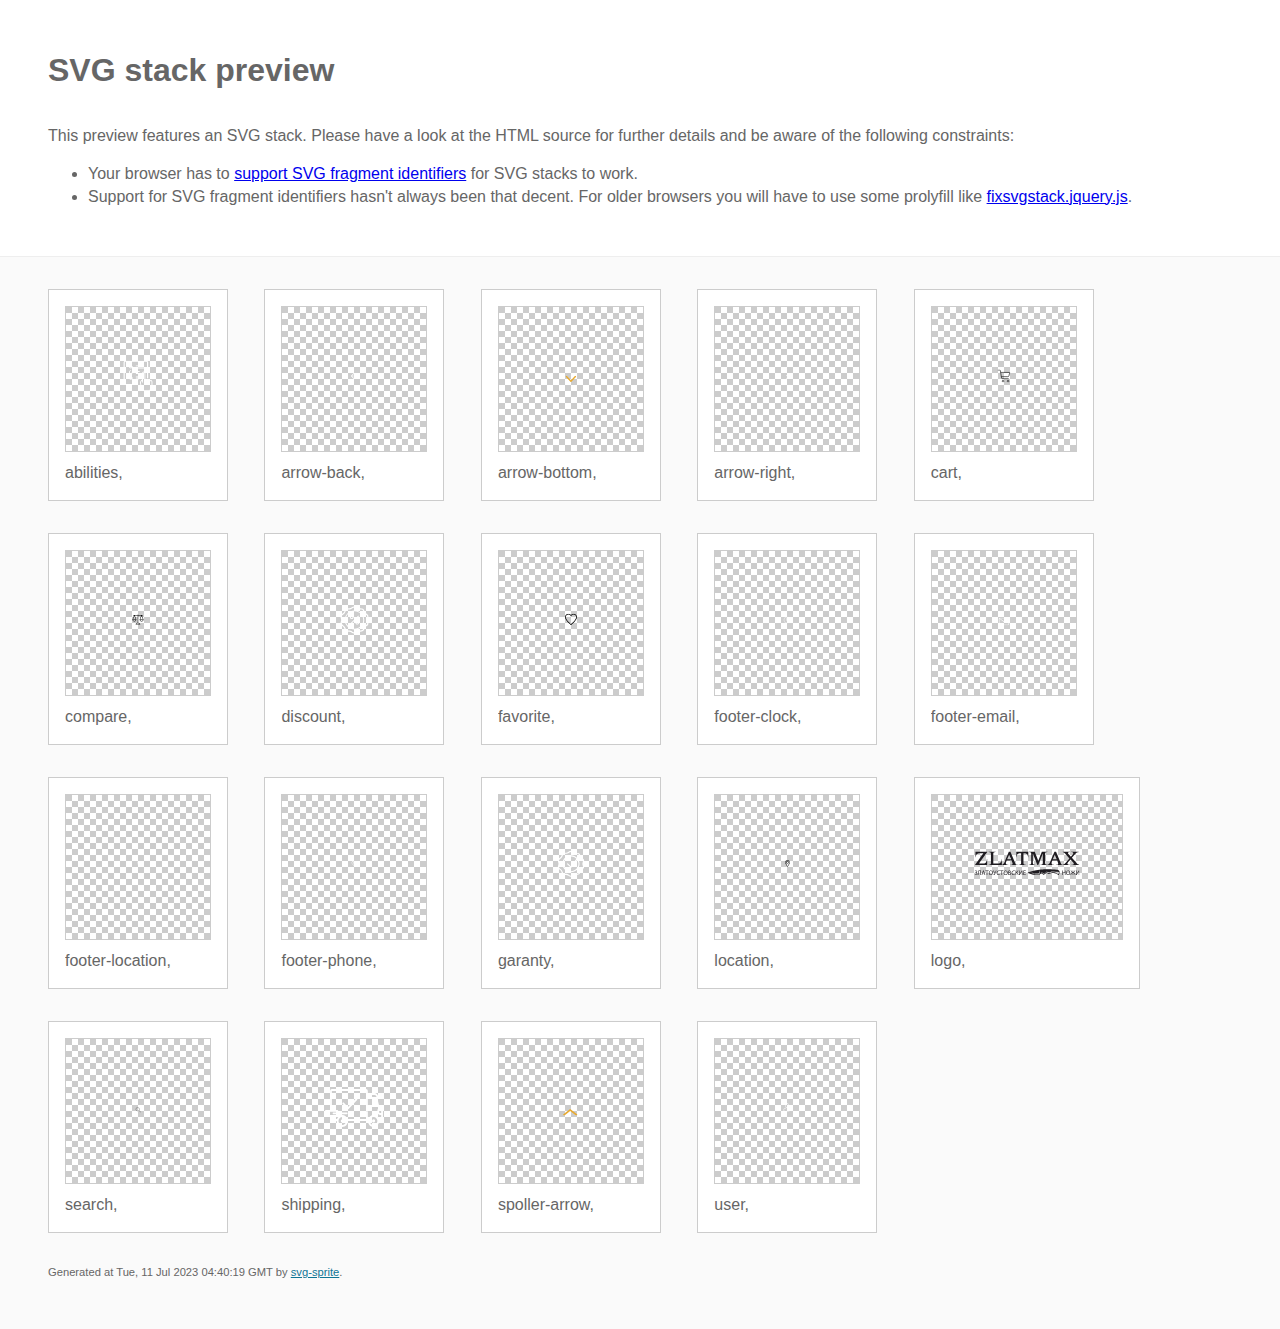
<file: img/stack/sprite.stack.html>
<!doctype html>
<html lang="en">
    <head>
        <meta charset="utf-8">
        <title>SVG stack preview | svg-sprite</title>
        <style>
            body {
                padding: 0;
                margin: 0;
                color: #666;
                background: #fafafa;
                font-family: Arial, Helvetica, sans-serif;
                font-size: 1em;
                line-height: 1.4;
            }

            header {
                display: block;
                padding: 3em 3em 2em;
                background-color: #fff;
            }

            header p {
                margin: 2em 0 0;
            }

            section {
                border-top: 1px solid #eee;
                padding: 2em 3em 0;
            }

            section ul {
                margin: 0;
                padding: 0;
            }

            section li {
                display: inline-block;
                background-color: #fff;
                position: relative;
                margin: 0 2em 2em 0;
                vertical-align: top;
                border: 1px solid #ccc;
                padding: 1em 1em 3em;
                cursor: default;
            }

            .icon-box {
                margin: 0;
                width: 144px;
                height: 144px;
                position: relative;
                background: #ccc url("data:image/svg+xml,%3Csvg xmlns='http://www.w3.org/2000/svg' width='12' height='12'%3E%3Cpath fill='%23fff' d='M6 0h6v6H6zM0 6h6v6H0z'/%3E%3C/svg%3E") top left repeat;
                border: 1px solid #ccc;
                display: table-cell;
                vertical-align: middle;
                text-align: center;
            }

            .icon {
                display: inline-block;
            }

            h1 {
                margin-top: 0;
            }

            h2 {
                margin: 0;
                padding: 0;
                font-size: 1em;
                font-weight: 400;
                white-space: nowrap;
                overflow: hidden;
                text-overflow: ellipsis;
                position: absolute;
                left: 1em;
                right: 1em;
                bottom: 1em;
            }

            footer {
                display: block;
                margin: 0;
                padding: 0 3em 3em;
            }

            footer p {
                margin: 0;
                font-size: .7em;
            }

            footer a {
                color: #0f7595;
                margin-left: 0;
            }
        </style>

<!--
Sprite shape dimensions
====================================================================================================
You will need to set the sprite shape dimensions via CSS when you use them as stack SVGs, otherwise
they would become a huge 100% in size. You may use the following dimension classes for doing so.
They might well be outsourced to an external stylesheet of course.
-->

<style>
 .svg-abilities-dims { width: 74px; height: 78px; }
 .svg-arrow-back-dims { width: 16px; height: 16px; }
 .svg-arrow-bottom-dims { width: 16px; height: 10px; }
 .svg-arrow-right-dims { width: 14px; height: 14px; }
 .svg-cart-dims { width: 32px; height: 34px; }
 .svg-compare-dims { width: 26px; height: 25px; }
 .svg-discount-dims { width: 67px; height: 66px; }
 .svg-favorite-dims { width: 28px; height: 27px; }
 .svg-footer-clock-dims { width: 16px; height: 16px; }
 .svg-footer-email-dims { width: 18px; height: 13px; }
 .svg-footer-location-dims { width: 11px; height: 17px; }
 .svg-footer-phone-dims { width: 15px; height: 16px; }
 .svg-garanty-dims { width: 64px; height: 64px; }
 .svg-location-dims { width: 17px; height: 25px; }
 .svg-logo-dims { width: 190px; height: 43px; }
 .svg-search-dims { width: 13px; height: 12px; }
 .svg-shipping-dims { width: 92px; height: 60px; }
 .svg-spoller-arrow-dims { width: 17px; height: 8px; }
 .svg-user-dims { width: 22px; height: 29px; }
</style>

<!--
====================================================================================================
-->

    </head>
    <body>
        <header>
            <h1>SVG stack preview</h1>
            <p>This preview features an SVG stack. Please have a look at the HTML source for further details and be aware of the following constraints:</p>
            <ul>
                <li>Your browser has to <a href="https://caniuse.com/svg-fragment" target="_blank" rel="noopener noreferrer">support SVG fragment identifiers</a> for SVG stacks to work.</li>
                <li>Support for SVG fragment identifiers hasn't always been that decent. For older browsers you will have to use some prolyfill like <a href="https://github.com/preciousforever/SVG-Stacker/blob/master/fixsvgstack.jquery.js" target="_blank" rel="noopener noreferrer">fixsvgstack.jquery.js</a>.</li>
            </ul>
        </header>
        <section>

<!--
SVG stack
====================================================================================================
These SVG images make use of fragment identifiers (IDs) to reference certain portions of the
external sprite. By default, all shapes inside the sprite are hidden by CSS. The `:target` pseudo
selector is used to show the very shape that is referenced by the fragment identifier.
-->

            <ul>

             <li title="abilities">
                    <div class="icon-box">
                        <img src="../icons/icons.svg#abilities" class="svg-abilities-dims" alt="abilities">
                    </div>
                    <h2>abilities, </h2>
                </li>
             <li title="arrow-back">
                    <div class="icon-box">
                        <img src="../icons/icons.svg#arrow-back" class="svg-arrow-back-dims" alt="arrow-back">
                    </div>
                    <h2>arrow-back, </h2>
                </li>
             <li title="arrow-bottom">
                    <div class="icon-box">
                        <img src="../icons/icons.svg#arrow-bottom" class="svg-arrow-bottom-dims" alt="arrow-bottom">
                    </div>
                    <h2>arrow-bottom, </h2>
                </li>
             <li title="arrow-right">
                    <div class="icon-box">
                        <img src="../icons/icons.svg#arrow-right" class="svg-arrow-right-dims" alt="arrow-right">
                    </div>
                    <h2>arrow-right, </h2>
                </li>
             <li title="cart">
                    <div class="icon-box">
                        <img src="../icons/icons.svg#cart" class="svg-cart-dims" alt="cart">
                    </div>
                    <h2>cart, </h2>
                </li>
             <li title="compare">
                    <div class="icon-box">
                        <img src="../icons/icons.svg#compare" class="svg-compare-dims" alt="compare">
                    </div>
                    <h2>compare, </h2>
                </li>
             <li title="discount">
                    <div class="icon-box">
                        <img src="../icons/icons.svg#discount" class="svg-discount-dims" alt="discount">
                    </div>
                    <h2>discount, </h2>
                </li>
             <li title="favorite">
                    <div class="icon-box">
                        <img src="../icons/icons.svg#favorite" class="svg-favorite-dims" alt="favorite">
                    </div>
                    <h2>favorite, </h2>
                </li>
             <li title="footer-clock">
                    <div class="icon-box">
                        <img src="../icons/icons.svg#footer-clock" class="svg-footer-clock-dims" alt="footer-clock">
                    </div>
                    <h2>footer-clock, </h2>
                </li>
             <li title="footer-email">
                    <div class="icon-box">
                        <img src="../icons/icons.svg#footer-email" class="svg-footer-email-dims" alt="footer-email">
                    </div>
                    <h2>footer-email, </h2>
                </li>
             <li title="footer-location">
                    <div class="icon-box">
                        <img src="../icons/icons.svg#footer-location" class="svg-footer-location-dims" alt="footer-location">
                    </div>
                    <h2>footer-location, </h2>
                </li>
             <li title="footer-phone">
                    <div class="icon-box">
                        <img src="../icons/icons.svg#footer-phone" class="svg-footer-phone-dims" alt="footer-phone">
                    </div>
                    <h2>footer-phone, </h2>
                </li>
             <li title="garanty">
                    <div class="icon-box">
                        <img src="../icons/icons.svg#garanty" class="svg-garanty-dims" alt="garanty">
                    </div>
                    <h2>garanty, </h2>
                </li>
             <li title="location">
                    <div class="icon-box">
                        <img src="../icons/icons.svg#location" class="svg-location-dims" alt="location">
                    </div>
                    <h2>location, </h2>
                </li>
             <li title="logo">
                    <div class="icon-box">
                        <img src="../icons/icons.svg#logo" class="svg-logo-dims" alt="logo">
                    </div>
                    <h2>logo, </h2>
                </li>
             <li title="search">
                    <div class="icon-box">
                        <img src="../icons/icons.svg#search" class="svg-search-dims" alt="search">
                    </div>
                    <h2>search, </h2>
                </li>
             <li title="shipping">
                    <div class="icon-box">
                        <img src="../icons/icons.svg#shipping" class="svg-shipping-dims" alt="shipping">
                    </div>
                    <h2>shipping, </h2>
                </li>
             <li title="spoller-arrow">
                    <div class="icon-box">
                        <img src="../icons/icons.svg#spoller-arrow" class="svg-spoller-arrow-dims" alt="spoller-arrow">
                    </div>
                    <h2>spoller-arrow, </h2>
                </li>
             <li title="user">
                    <div class="icon-box">
                        <img src="../icons/icons.svg#user" class="svg-user-dims" alt="user">
                    </div>
                    <h2>user, </h2>
                </li>
         </ul>

<!--
====================================================================================================
-->

        </section>
        <footer>
            <p>Generated at Tue, 11 Jul 2023 04:40:19 GMT by <a href="https://github.com/svg-sprite/svg-sprite" target="_blank" rel="noopener noreferrer">svg-sprite</a>.</p>
        </footer>
    </body>
</html>
</file>
<file: css/style.min.css>
@charset "UTF-8";
@import url("https://fonts.googleapis.com/css?family=Montserrat:500,600,700&display=swap");
/**
 * Swiper 10.0.3
 * Most modern mobile touch slider and framework with hardware accelerated transitions
 * https://swiperjs.com
 *
 * Copyright 2014-2023 Vladimir Kharlampidi
 *
 * Released under the MIT License
 *
 * Released on: July 3, 2023
 */
/* FONT_START */
@font-face {
  font-family: "swiper-icons";
  src: url("data:application/font-woff;charset=utf-8;base64, [base64]//wADZ2x5ZgAAAywAAADMAAAD2MHtryVoZWFkAAABbAAAADAAAAA2E2+eoWhoZWEAAAGcAAAAHwAAACQC9gDzaG10eAAAAigAAAAZAAAArgJkABFsb2NhAAAC0AAAAFoAAABaFQAUGG1heHAAAAG8AAAAHwAAACAAcABAbmFtZQAAA/gAAAE5AAACXvFdBwlwb3N0AAAFNAAAAGIAAACE5s74hXjaY2BkYGAAYpf5Hu/j+W2+MnAzMYDAzaX6QjD6/4//Bxj5GA8AuRwMYGkAPywL13jaY2BkYGA88P8Agx4j+/8fQDYfA1AEBWgDAIB2BOoAeNpjYGRgYNBh4GdgYgABEMnIABJzYNADCQAACWgAsQB42mNgYfzCOIGBlYGB0YcxjYGBwR1Kf2WQZGhhYGBiYGVmgAFGBiQQkOaawtDAoMBQxXjg/wEGPcYDDA4wNUA2CCgwsAAAO4EL6gAAeNpj2M0gyAACqxgGNWBkZ2D4/wMA+xkDdgAAAHjaY2BgYGaAYBkGRgYQiAHyGMF8FgYHIM3DwMHABGQrMOgyWDLEM1T9/w8UBfEMgLzE////P/5//f/V/xv+r4eaAAeMbAxwIUYmIMHEgKYAYjUcsDAwsLKxc3BycfPw8jEQA/[base64]/uznmfPFBNODM2K7MTQ45YEAZqGP81AmGGcF3iPqOop0r1SPTaTbVkfUe4HXj97wYE+yNwWYxwWu4v1ugWHgo3S1XdZEVqWM7ET0cfnLGxWfkgR42o2PvWrDMBSFj/IHLaF0zKjRgdiVMwScNRAoWUoH78Y2icB/yIY09An6AH2Bdu/UB+yxopYshQiEvnvu0dURgDt8QeC8PDw7Fpji3fEA4z/PEJ6YOB5hKh4dj3EvXhxPqH/SKUY3rJ7srZ4FZnh1PMAtPhwP6fl2PMJMPDgeQ4rY8YT6Gzao0eAEA409DuggmTnFnOcSCiEiLMgxCiTI6Cq5DZUd3Qmp10vO0LaLTd2cjN4fOumlc7lUYbSQcZFkutRG7g6JKZKy0RmdLY680CDnEJ+UMkpFFe1RN7nxdVpXrC4aTtnaurOnYercZg2YVmLN/d/gczfEimrE/fs/bOuq29Zmn8tloORaXgZgGa78yO9/cnXm2BpaGvq25Dv9S4E9+5SIc9PqupJKhYFSSl47+Qcr1mYNAAAAeNptw0cKwkAAAMDZJA8Q7OUJvkLsPfZ6zFVERPy8qHh2YER+3i/BP83vIBLLySsoKimrqKqpa2hp6+jq6RsYGhmbmJqZSy0sraxtbO3sHRydnEMU4uR6yx7JJXveP7WrDycAAAAAAAH//wACeNpjYGRgYOABYhkgZgJCZgZNBkYGLQZtIJsFLMYAAAw3ALgAeNolizEKgDAQBCchRbC2sFER0YD6qVQiBCv/H9ezGI6Z5XBAw8CBK/m5iQQVauVbXLnOrMZv2oLdKFa8Pjuru2hJzGabmOSLzNMzvutpB3N42mNgZGBg4GKQYzBhYMxJLMlj4GBgAYow/P/PAJJhLM6sSoWKfWCAAwDAjgbRAAB42mNgYGBkAIIbCZo5IPrmUn0hGA0AO8EFTQAA");
  font-weight: 400;
  font-style: normal;
}
/* FONT_END */
:root {
  --swiper-theme-color: #007aff;
  /*
  --swiper-preloader-color: var(--swiper-theme-color);
  --swiper-wrapper-transition-timing-function: initial;
  */
}

:host {
  position: relative;
  display: block;
  margin-left: auto;
  margin-right: auto;
  z-index: 1;
}

.swiper {
  margin-left: auto;
  margin-right: auto;
  position: relative;
  overflow: hidden;
  overflow: clip;
  list-style: none;
  padding: 0;
  /* Fix of Webkit flickering */
  z-index: 1;
  display: block;
}

.swiper-vertical > .swiper-wrapper {
  flex-direction: column;
}

.swiper-wrapper {
  position: relative;
  width: 100%;
  height: 100%;
  z-index: 1;
  display: flex;
  transition-property: transform;
  transition-timing-function: var(--swiper-wrapper-transition-timing-function, initial);
  box-sizing: content-box;
}

.swiper-android .swiper-slide,
.swiper-ios .swiper-slide,
.swiper-wrapper {
  transform: translate3d(0px, 0, 0);
}

.swiper-horizontal {
  touch-action: pan-y;
}

.swiper-vertical {
  touch-action: pan-x;
}

.swiper-slide {
  flex-shrink: 0;
  width: 100%;
  height: 100%;
  position: relative;
  transition-property: transform;
  display: block;
}

.swiper-slide-active {
  height: 100%;
  width: 100%;
}

.swiper-slide-invisible-blank {
  visibility: hidden;
}

/* Auto Height */
.swiper-autoheight,
.swiper-autoheight .swiper-slide {
  height: auto;
}

.swiper-autoheight .swiper-wrapper {
  align-items: flex-start;
  transition-property: transform, height;
}

.swiper-backface-hidden .swiper-slide {
  transform: translateZ(0);
  -webkit-backface-visibility: hidden;
  backface-visibility: hidden;
}

/* 3D Effects */
.swiper-3d.swiper-css-mode .swiper-wrapper {
  perspective: 1200px;
}

.swiper-3d .swiper-wrapper {
  transform-style: preserve-3d;
}

.swiper-3d {
  perspective: 1200px;
}

.swiper-3d .swiper-slide,
.swiper-3d .swiper-cube-shadow {
  transform-style: preserve-3d;
}

/* CSS Mode */
.swiper-css-mode > .swiper-wrapper {
  overflow: auto;
  scrollbar-width: none;
  /* For Firefox */
  -ms-overflow-style: none;
  /* For Internet Explorer and Edge */
}

.swiper-css-mode > .swiper-wrapper::-webkit-scrollbar {
  display: none;
}

.swiper-css-mode > .swiper-wrapper > .swiper-slide {
  scroll-snap-align: start start;
}

.swiper-css-mode.swiper-horizontal > .swiper-wrapper {
  scroll-snap-type: x mandatory;
}

.swiper-css-mode.swiper-vertical > .swiper-wrapper {
  scroll-snap-type: y mandatory;
}

.swiper-css-mode.swiper-free-mode > .swiper-wrapper {
  scroll-snap-type: none;
}

.swiper-css-mode.swiper-free-mode > .swiper-wrapper > .swiper-slide {
  scroll-snap-align: none;
}

.swiper-css-mode.swiper-centered > .swiper-wrapper::before {
  content: "";
  flex-shrink: 0;
  order: 9999;
}

.swiper-css-mode.swiper-centered > .swiper-wrapper > .swiper-slide {
  scroll-snap-align: center center;
  scroll-snap-stop: always;
}

.swiper-css-mode.swiper-centered.swiper-horizontal > .swiper-wrapper > .swiper-slide:first-child {
  margin-inline-start: var(--swiper-centered-offset-before);
}

.swiper-css-mode.swiper-centered.swiper-horizontal > .swiper-wrapper::before {
  height: 100%;
  min-height: 1px;
  width: var(--swiper-centered-offset-after);
}

.swiper-css-mode.swiper-centered.swiper-vertical > .swiper-wrapper > .swiper-slide:first-child {
  margin-block-start: var(--swiper-centered-offset-before);
}

.swiper-css-mode.swiper-centered.swiper-vertical > .swiper-wrapper::before {
  width: 100%;
  min-width: 1px;
  height: var(--swiper-centered-offset-after);
}

/* Slide styles start */
/* 3D Shadows */
.swiper-3d .swiper-slide-shadow,
.swiper-3d .swiper-slide-shadow-left,
.swiper-3d .swiper-slide-shadow-right,
.swiper-3d .swiper-slide-shadow-top,
.swiper-3d .swiper-slide-shadow-bottom,
.swiper-3d .swiper-slide-shadow,
.swiper-3d .swiper-slide-shadow-left,
.swiper-3d .swiper-slide-shadow-right,
.swiper-3d .swiper-slide-shadow-top,
.swiper-3d .swiper-slide-shadow-bottom {
  position: absolute;
  left: 0;
  top: 0;
  width: 100%;
  height: 100%;
  pointer-events: none;
  z-index: 10;
}

.swiper-3d .swiper-slide-shadow {
  background: rgba(0, 0, 0, 0.15);
}

.swiper-3d .swiper-slide-shadow-left {
  background-image: linear-gradient(to left, rgba(0, 0, 0, 0.5), rgba(0, 0, 0, 0));
}

.swiper-3d .swiper-slide-shadow-right {
  background-image: linear-gradient(to right, rgba(0, 0, 0, 0.5), rgba(0, 0, 0, 0));
}

.swiper-3d .swiper-slide-shadow-top {
  background-image: linear-gradient(to top, rgba(0, 0, 0, 0.5), rgba(0, 0, 0, 0));
}

.swiper-3d .swiper-slide-shadow-bottom {
  background-image: linear-gradient(to bottom, rgba(0, 0, 0, 0.5), rgba(0, 0, 0, 0));
}

.swiper-lazy-preloader {
  width: 42px;
  height: 42px;
  position: absolute;
  left: 50%;
  top: 50%;
  margin-left: -21px;
  margin-top: -21px;
  z-index: 10;
  transform-origin: 50%;
  box-sizing: border-box;
  border: 4px solid var(--swiper-preloader-color, var(--swiper-theme-color));
  border-radius: 50%;
  border-top-color: transparent;
}

.swiper:not(.swiper-watch-progress) .swiper-lazy-preloader,
.swiper-watch-progress .swiper-slide-visible .swiper-lazy-preloader {
  animation: swiper-preloader-spin 1s infinite linear;
}

.swiper-lazy-preloader-white {
  --swiper-preloader-color: #fff;
}

.swiper-lazy-preloader-black {
  --swiper-preloader-color: #000;
}

@keyframes swiper-preloader-spin {
  0% {
    transform: rotate(0deg);
  }
  100% {
    transform: rotate(360deg);
  }
}
/* Slide styles end */
/*===========================================================================================*/
*,
*::before,
*::after {
  padding: 0;
  margin: 0;
  border: 0;
  box-sizing: inherit;
}

a {
  text-decoration: none;
}

ul,
ol,
li {
  list-style: none;
}

img {
  vertical-align: top;
}

html {
  font-size: 100%;
  box-sizing: border-box;
}

button {
  background-color: transparent;
}

body {
  padding: 0;
  margin: 0;
  line-height: 1.6;
  font-family: "Montserrat";
  font-weight: 500;
  font-size: 1.125rem;
  color: #000;
  background: #fff;
  overflow: auto;
}

html._lock,
body._lock {
  overflow: hidden;
  touch-action: none;
}

/*=======================================LAYOUT====================================================*/
.wrapper {
  min-height: 100%;
  overflow: clip;
  display: flex;
  flex-direction: column;
}
.wrapper > main {
  flex: 1 1 auto;
}
.wrapper > * {
  min-width: 0;
}

.page_inner {
  padding-top: 1.875rem;
}
.page__header {
  margin-bottom: 1.875rem;
}
[class*=__container] {
  max-width: 101.25rem;
  margin: 0rem auto;
  box-sizing: content-box;
  padding: 0rem 0.9375rem;
}

.button {
  padding: 0.5rem 3.25rem;
  display: inline-block;
  text-align: center;
  font-size: 1.25rem;
  line-height: 160%; /* 32/20 */
  font-weight: 600;
  border-radius: 0.1875rem;
  color: #fff;
  background: #e8aa31;
  box-shadow: 0px 4px 20px rgba(232, 170, 49, 0.43);
  transition: box-shadow 0.3s ease 0s;
}
@media (any-hover: hover) {
  .button:hover {
    box-shadow: 0px 4px 25px rgba(232, 170, 49, 0.63);
  }
}
.button_border {
  background-color: #fff;
  border: 0.0625rem solid #e8aa31;
  color: #e8aa31;
  box-shadow: none;
}
.button_black {
  background-color: #000;
  color: #fff;
  box-shadow: none;
  padding: 0.5rem 1.875rem;
}
@media (any-hover: hover) {
  .button_black:hover {
    box-shadow: 0px 4px 25px #141414;
  }
}

.visually-hidden {
  position: absolute;
  width: 1px;
  height: 1px;
  top: auto;
  left: -10000px;
  overflow: hidden;
}

[class*=-ibg] {
  position: relative;
}
[class*=-ibg] img {
  position: absolute;
  width: 100%;
  height: 100%;
  top: 0;
  left: 0;
  object-fit: cover;
}

[class*=-ibg__contain] img {
  object-fit: contain;
}

/*===================================Icons========================================================*/
.svg-arrow-bottom-dims {
  width: 16px;
  height: 10px;
}

.svg-cart-dims {
  width: 32px;
  height: 34px;
}

.svg-category-dims {
  height: 4rem;
}

.svg-shipping-dims {
  width: 8.75rem;
  height: 4rem;
}

.svg-abilities-dims {
  width: 10.625rem;
  height: 4rem;
}

.svg-discount-dims {
  height: 4rem;
}
.svg-compare-dims {
  height: 25px;
}

.svg-favorite-dims {
  height: 27px;
}

.svg-footer-clock-dims {
  width: 16px;
  height: 16px;
}

.svg-footer-email-dims {
  width: 18px;
  height: 13px;
}

.svg-footer-location-dims {
  width: 11px;
  height: 17px;
}

.svg-footer-phone-dims {
  width: 15px;
  height: 16px;
}

.svg-location-dims {
  width: 17px;
  height: 25px;
}

.svg-logo-dims {
  width: 190px;
}

.svg-search-dims {
  width: 13px;
  height: 12px;
}

.svg-spoller-arrow-dims {
  width: 17px;
  height: 8px;
}

.svg-user-dims {
  width: 1.3125rem;
  height: 1.75rem;
}

h1,
h2,
h3,
h4,
h5,
h6,
p {
  margin-top: 0;
  margin-bottom: 0;
  font-size: inherit;
  font-weight: inherit;
}

a,
a:visited,
a:active {
  text-decoration: none;
}

ul,
ol,
li {
  list-style: none;
}

img {
  vertical-align: top;
}

a,
button,
input,
label,
textarea,
::placeholder,
p,
ul,
ol,
li,
h1,
h2,
h3,
h4,
h5,
h6 {
  font-size: inherit;
  font-family: inherit;
  font-weight: inherit;
  line-height: inherit;
  color: inherit;
}

a,
button,
svg,
video {
  cursor: pointer;
}

/*===================================Products-Slider=======================================================*/
.products-slider__header:not(:last-child) {
  margin-bottom: clamp(1.875rem, 1.56rem + 1.57vw, 3.125rem);
}
@media (min-width: 47.99875em) {
  .products-slider__header {
    display: flex;
    align-items: center;
    justify-content: space-between;
    gap: 1.25rem;
  }
}
.products-slider__title {
  font-size: 1.875rem;
  line-height: 153.333333%; /* 46/30 */
  font-weight: 700;
  letter-spacing: 0.0938em;
}
.products-slider__more {
  color: rgba(20, 20, 20, 0.58);
  font-weight: 600;
  display: inline-flex;
  align-items: center;
  gap: 0.9375rem;
  line-height: 255.555556%; /* 46/18 */
  letter-spacing: 0.0563em;
  transition: color 0.3s ease 0s;
}
@media (any-hover: hover) {
  .products-slider__more:hover {
    color: rgb(20, 20, 20);
  }
}
.products-slider__slider {
  padding: 0.9375rem 1.25rem;
  margin: 0rem -1.25rem;
}
.products-slider__swiper:not(:last-child) {
  margin-bottom: clamp(1.25rem, 0.778rem + 2.36vw, 3.125rem);
}
.products-slider__dotts {
  display: grid;
  grid-auto-flow: column;
  justify-content: center;
  transform: translate(0px, 10%);
  margin: 0 auto;
  overflow: hidden;
}
.products-slider__dotts .swiper-pagination-bullet {
  margin: 0 0.46875rem;
  position: relative;
  cursor: pointer;
  height: 1.25rem;
  width: 1.125rem;
  transition: all 0.3s ease 0s;
}
.products-slider__dotts .swiper-pagination-bullet::after {
  height: 0.125rem;
  position: absolute;
  width: 100%;
  top: 50%;
  transform: translate(0, -50%);
  content: "";
  background-color: #898989;
}
.products-slider__dotts .swiper-pagination-bullet::before {
  content: "";
  position: absolute;
  top: 50%;
  left: 0;
  transform: translate(0px, -50%);
  background-color: #e8aa31;
  width: 0.625rem;
  height: 0.625rem;
  border-radius: 50%;
  opacity: 0;
}
.products-slider__dotts .swiper-pagination-bullet-active::after {
  background-color: #e8aa31;
}
.products-slider__dotts .swiper-pagination-bullet-active::before {
  opacity: 1;
  left: 0.5rem;
  transition: left 3s linear 0s;
}

.product-card {
  position: relative;
  background-color: #fff;
  display: grid;
  height: 100%;
  grid-template-rows: auto 1fr;
  box-shadow: 0px 4px 20px rgba(0, 0, 0, 0.1);
  transition: box-shadow 0.3s ease 0s;
}
@media (any-hover: hover) {
  .product-card:hover {
    box-shadow: 0px 4px 25px rgba(0, 0, 0, 0.2);
  }
}
.product-card__sale {
  position: absolute;
  top: 1.25rem;
  left: 0;
  color: #fff;
  background-color: #e8aa31;
  padding: 0.375rem 1.375rem;
  z-index: 1;
  pointer-events: none;
}
.product-card__image {
  padding: clamp(0.938rem, 0.78rem + 0.79vw, 1.563rem) clamp(0.938rem, 0.386rem + 2.76vw, 3.125rem);
}
.product-card__item-image-ibg {
  display: block;
  padding-bottom: 88.888889%; /* 240/270 */
}
.product-card__body {
  padding: 1.25rem;
  display: flex;
  flex-direction: column;
}
.product-card__title {
  flex: 1 1 auto;
  font-weight: 600;
  font-size: 1.25rem;
  line-height: 170%; /* 34/20 */
}
.product-card__title:not(:last-child) {
  margin-bottom: 0.625em;
}
@media (any-hover: hover) {
  .product-card__title:hover {
    text-decoration: underline;
  }
}
.product-card__info:not(:last-child) {
  margin-bottom: 0.9375em;
}
.product-card__raiting {
  justify-content: space-between;
}
.product-card__raiting:not(:last-child) {
  margin-bottom: 1.625em;
}
.product-card__footer {
  border-top: 0.0625rem solid rgba(20, 20, 20, 0.5);
  padding: 1.25rem 0;
  display: flex;
  align-items: flex-start;
  gap: 0.9375rem;
}
.product-card__price {
  flex: 1 1 auto;
  font-weight: 600;
  font-size: 1.25rem;
  line-height: 170%; /* 34/20 */
}
.product-card__compare, .product-card__favorite {
  font-size: 1.5rem;
}
.product-card__compare svg path, .product-card__favorite svg path {
  transition: fill 0.3s ease 0s;
  fill: #141414;
}
@media (any-hover: hover) {
  .product-card__compare:hover svg path, .product-card__favorite:hover svg path {
    fill: #e8aa31;
  }
}
.product-card__cart span {
  display: flex;
  align-items: center;
  justify-content: center;
  gap: 1rem;
}
.product-card__cart span svg path {
  stroke: rgb(255, 255, 255);
}

.info-product-card {
  color: #ababab;
  display: flex;
  justify-content: space-between;
  gap: 0.625rem;
  font-size: 1rem;
}
.info-product-card__materials {
  text-align: right;
}

/*=====================================Hits-Products======================================================*/
.hits-products {
  padding-top: clamp(2.188rem, 1.951rem + 1.18vw, 3.125rem);
  padding-bottom: clamp(2.188rem, 0.849rem + 6.69vw, 7.5rem);
}

/*========================================Dotts===================================================*/
.dotts {
  display: grid;
  grid-auto-flow: column;
  justify-content: center;
  transform: translate(0px, 10%);
  margin: 0 auto;
  overflow: hidden;
}
.dotts .swiper-pagination-bullet {
  margin: 0 0.46875rem;
  position: relative;
  cursor: pointer;
  height: 1.25rem;
  width: 1.125rem;
  transition: all 0.3s ease 0s;
}
.dotts .swiper-pagination-bullet::after {
  height: 0.125rem;
  position: absolute;
  width: 100%;
  top: 50%;
  transform: translate(0, -50%);
  content: "";
  background-color: #898989;
}
.dotts .swiper-pagination-bullet::before {
  content: "";
  position: absolute;
  top: 50%;
  left: 0;
  transform: translate(0px, -50%);
  background-color: #e8aa31;
  width: 0.625rem;
  height: 0.625rem;
  border-radius: 50%;
  opacity: 0;
}
.dotts .swiper-pagination-bullet-active::after {
  background-color: #e8aa31;
}
.dotts .swiper-pagination-bullet-active::before {
  opacity: 1;
  left: 0.5rem;
  transition: left 3s linear 0s;
}

/*==================================Products-New=========================================================*/
.products-new {
  padding-top: 2.8125rem;
  position: relative;
  background: url("../img/new-products/bg.jpg") bottom/cover no-repeat;
}
.products-new::before {
  content: "";
  position: absolute;
  background-color: #fff;
  height: 2.875rem;
  right: 0;
  top: 0;
  width: 53.645833%; /* 1030/1920 */
}
.products-new__inner {
  padding-top: clamp(1.25rem, 0.699rem + 2.76vw, 3.438rem);
  padding-bottom: clamp(1.25rem, 0.699rem + 2.76vw, 3.438rem);
}
.products-new__container {
  display: grid;
  row-gap: 1.875rem;
}
@media (min-width: 61.99875em) {
  .products-new__container {
    grid-template-columns: 25rem 1fr; /* 400/1600 */
    align-items: start;
  }
}
.products-new__body {
  padding-right: clamp(1.25rem, -3.934rem + 8.36vw, 4.375rem);
}
@media (max-width: 61.99875em) {
  .products-new__body {
    padding-right: 0;
  }
}
.products-new__section {
  position: relative;
  z-index: 2;
}
.products-new__title {
  font-weight: 700;
  font-size: 1.875rem;
  color: #fff;
  line-height: 153.333333%; /* 46/30 */
}
.products-new__title:not(:last-child) {
  margin-bottom: 1.875rem;
}
.products-new__text {
  line-height: 150%; /* 27/18 */
  letter-spacing: 0.03em;
  color: rgba(255, 255, 255, 0.7);
}
.products-new__text:not(:last-child) {
  margin-bottom: clamp(1.25rem, 0.62rem + 3.15vw, 3.75rem);
}
.products-new__content {
  min-width: 0;
}
@media (min-width: 61.99875em) {
  .products-new__content {
    padding-top: 2.3125rem;
  }
}
.products-new__swiper:not(:last-child) {
  margin-bottom: clamp(1.25rem, 0.62rem + 3.15vw, 3.75rem);
}
.link-arrow {
  display: inline-flex;
  align-items: center;
  color: #e8aa31;
  font-size: 1.25rem;
  gap: 0.9375rem;
  font-weight: 600;
}
@media (any-hover: hover) {
  .link-arrow:hover {
    text-decoration: underline;
  }
}

/*======================================Breadcrumbs=====================================================*/
.breadcrumbs {
  white-space: nowrap;
  overflow: auto;
  min-height: 100%;
}
.breadcrumbs__list {
  display: flex;
  gap: 0.9375rem;
}
.breadcrumbs__link {
  display: flex;
  align-items: center;
  opacity: 0.5;
  gap: 0.9375rem;
}
.breadcrumbs__current {
  color: #e8aa31;
}

/*===========================================================================================*/
.title {
  font-weight: 700;
  font-size: 1.5rem;
  line-height: 120.833333%; /* 29/24 */
}
.title:not(:last-child) {
  margin-bottom: 1.0416666667em;
}

/*=====================================Select======================================================*/
select {
  font-family: inherit;
  min-height: 2.5rem;
  font-size: clamp(0.875rem, 0.812rem + 0.31vw, 1.125rem);
  line-height: 222.222222%; /* 40/18 */
  max-width: 100%;
  padding: 0rem clamp(1.875rem, 1.481rem + 1.97vw, 3.438rem) 0rem 0.9375rem;
  color: #141414;
  background-color: #fff;
  border: 0.0625rem solid rgba(4, 4, 4, 0.3);
  border-radius: 0.1875rem;
  background-position: calc(100% - 1.25rem) calc(1em + 0.125rem), calc(100% - 0.9375rem) calc(1em + 0.125rem), 100% 0;
  background-image: linear-gradient(45deg, transparent 50%, #e8aa31 50%), linear-gradient(135deg, #e8aa31 50%, transparent 50%), linear-gradient(to right, #fff, #fff);
  background-size: 0.4375rem 0.4375rem, 0.4375rem 0.4375rem, 3.5rem 3.5rem;
  background-repeat: no-repeat;
  appearance: none;
}

select:focus {
  background-image: linear-gradient(45deg, #e8aa31 50%, transparent 50%), linear-gradient(135deg, transparent 50%, #e8aa31 50%), linear-gradient(to right, #fff, #fff);
  background-position: calc(100% - 0.9375rem) 1em, calc(100% - 1.25rem) 1em, 100% 0;
  background-size: 0.4375rem 0.4375rem, 0.4375rem 0.4375rem, 3.5rem 3.5rem;
  background-repeat: no-repeat;
  border-color: grey;
  outline: 0;
}

/*=========================================Pagging==================================================*/
.pagging {
  display: flex;
  justify-content: flex-end;
  align-items: center;
}
@media (max-width: 767px) {
  .pagging {
    gap: calc(15px + 25.5 * ((100vw - 320px) / 1920));
  }
}
@media (min-width: 767px) {
  .pagging {
    gap: calc(15px + 15 * (100vw / 1920));
  }
}
.pagging__arrow svg path {
  fill: #e8aa31;
}
.pagging__arrow:disabled svg path {
  fill: rgba(0, 0, 0, 0.12);
}
.pagging__arrow svg {
  transform: rotate(-90deg);
}
.pagging__arrow_left {
  transform: rotate(-180deg);
}
.pagging__list {
  display: flex;
  align-items: center;
  gap: 0.8125rem;
}
.pagging__link {
  width: 2.125rem;
  height: 2.125rem;
  display: flex;
  align-items: center;
  justify-content: center;
  border-radius: 50%;
}
.pagging__link._active {
  background-color: #e8aa31;
  color: #fff;
}
@media (any-hover: hover) {
  .pagging__link:hover {
    background-color: #e8aa31;
    color: #fff;
  }
}

/*==========================================Range=================================================*/
.noUi-base,
.noUi-connects {
  width: 100%;
  height: 100%;
  position: relative;
  z-index: 1;
}

.noUi-connects {
  border-radius: 0.1875rem;
  overflow: hidden;
  z-index: 0;
  background-color: #141414;
}

.noUi-connects,
.noUi-origin {
  will-change: transform;
  position: absolute;
  top: -1.875rem;
  right: 2.5rem;
  width: 80%;
  height: 100%;
  z-index: 1;
  transform-style: flat;
  transform-origin: 0 0;
}

.noUi-handle::before {
  left: 0.9375rem;
  width: 0.9375rem;
}

.noUi-target,
.noUi-target * {
  box-sizing: border-box;
  user-select: none;
  touch-action: none;
}

.noUi-target {
  position: relative;
}

.noUi-txt-dir-rtl.noUi-horizontal .noUi-origin {
  left: 0;
  right: auto;
}

.noUi-vertical .noUi-origin {
  top: -100%;
  width: 0;
}

.noUi-horizontal .noUi-origin {
  height: 0;
}

.noUi-handle {
  background: #e8aa31;
  box-shadow: 0px 4px 20px 0px rgba(232, 170, 49, 0.3);
  position: absolute;
  backface-visibility: hidden;
}
.noUi-handle::before {
  content: "";
  position: absolute;
  background-color: #141414;
  height: 0.75rem;
  width: 0.75rem;
  border-radius: 50%;
  top: 0.1875rem;
  left: 0.1875rem;
}

.noUi-touch-area {
  width: 100%;
  height: 100%;
}

.noUi-state-tap .noUi-connect,
.noUi-state-tap .noUi-origin {
  transition: transform 0.3s;
}

.noUi-state-drag * {
  cursor: inherit !important;
}

.noUi-horizontal {
  height: 0.0625rem;
}

.noUi-horizontal .noUi-handle {
  width: 1.125rem;
  height: 1.125rem;
  right: -0.5625rem;
  top: -0.5625rem;
  border-radius: 50%;
}

.noUi-vertical {
  width: 1.125rem;
}

.noUi-vertical .noUi-handle {
  width: 1.75rem;
  height: 2.125rem;
  right: -0.375rem;
  bottom: -1.0625rem;
}

.noUi-txt-dir-rtl.noUi-horizontal .noUi-handle {
  left: -1.0625rem;
  right: auto;
}

.noUi-horizontal .noUi-tooltip {
  transform: translate(-50%, 0);
  left: 50%;
  bottom: 120%;
}

.noUi-draggable {
  cursor: ew-resize;
}

.noUi-connect {
  background-color: #141414;
}

[disabled] .noUi-connect {
  background: #b8b8b8;
}

[disabled].noUi-target,
[disabled].noUi-handle,
[disabled] .noUi-handle {
  cursor: not-allowed;
}

.noUi-pips,
.noUi-pips * {
  box-sizing: border-box;
}

.noUi-pips {
  position: absolute;
  color: #999;
}

.noUi-value {
  position: absolute;
  white-space: nowrap;
  text-align: center;
}

.noUi-value-sub {
  color: #ccc;
  font-size: 0.625rem;
}

.noUi-marker {
  position: absolute;
  background: #ccc;
}

.noUi-marker-sub {
  background: #aaa;
}

.noUi-marker-large {
  background: #aaa;
}

.noUi-pips-horizontal {
  transform: translate(-50%, 50%);
}

.noUi-rtl .noUi-value-horizontal {
  transform: translate(50%, 50%);
}

.noUi-marker-horizontal.noUi-marker {
  margin-left: -0.0625rem;
  width: 0.125rem;
  height: 0.3125rem;
}

.noUi-marker-horizontal.noUi-marker-sub {
  height: 0.625rem;
}

.noUi-pips-vertical {
  padding: 0rem 0.625rem;
  height: 100%;
  top: 0;
  left: 100%;
}

.noUi-value-vertical {
  transform: translate(0, -50%);
  padding-left: 1.5625rem;
}

.noUi-rtl .noUi-value-vertical {
  transform: translate(0, 50%);
}

.noUi-marker-vertical.noUi-marker {
  width: 0.3125rem;
  height: 0.125rem;
  margin-top: -0.0625rem;
}

.noUi-marker-vertical.noUi-marker-sub {
  width: 0.625rem;
}

.noUi-marker-vertical.noUi-marker-large {
  width: 0.9375rem;
}

.top-header {
  padding: 0.625rem 0rem;
  color: #fff;
  background-color: #141414;
}
.top-header__container {
  display: flex;
  align-items: center;
  gap: 1.25rem;
  min-height: 3.125rem;
}
@media (max-width: 61.99875em) {
  .top-header__container {
    gap: 1.5625rem;
  }
}
.top-header__menu {
  flex: 1 1 auto;
}
.top-header__user {
  position: relative;
  z-index: 7;
  display: inline-flex;
  align-items: center;
  font-weight: 600;
  line-height: 122.222222%; /* 22/18 */
  gap: 0.9375rem;
}
.top-header__user svg {
  height: 1.75rem;
  width: 1.4375rem;
}
@media (any-hover: hover) {
  .top-header__user:hover span {
    text-decoration: underline;
  }
}
@media (max-width: 61.99875em) {
  .top-header__user span {
    display: none;
  }
  .top-header__user svg {
    height: 2.1875rem;
    width: 2.1875rem;
  }
}

.menu-top-header__list {
  display: flex;
  flex-wrap: wrap;
  column-gap: clamp(1.25rem, -0.413rem + 3.47vw, 3.75rem);
}
@media (max-width: 61.99875em) {
  .menu-top-header__list {
    row-gap: 1.5625rem;
    flex-direction: column;
  }
}
@media (min-width: 61.99875em) {
  .menu-top-header__item_catalog {
    display: none;
  }
}
.menu-top-header__link {
  font-size: 1rem;
  line-height: 125%; /* 20/16 */
}
@media (any-hover: hover) {
  .menu-top-header__link:hover {
    text-decoration: underline;
  }
}
.menu-top-header__link_catalog {
  display: flex;
  flex-direction: row-reverse;
  align-items: center;
  justify-content: space-between;
  width: 90vw;
}
.menu-top-header__link_catalog svg {
  flex: 0 0 0.875rem;
  height: 0.875rem;
  transform: rotate(-90deg);
  display: flex;
  align-items: center;
  justify-content: center;
}
@media (max-width: 61.99875em) {
  .menu-top-header__link {
    font-size: clamp(1.125rem, 0.768rem + 1.79vw, 1.875rem);
  }
}
@media (max-width: 61.99875em) {
  .menu-top-header {
    display: none;
  }
}

/*===========================================================================================*/
@media (max-width: 61.99875em) {
  .menu__body {
    position: fixed;
    width: 100%;
    height: 100%;
    top: 0;
    left: -110%;
    overflow: auto;
    background-color: #141414;
    padding: 6.25rem 0.9375rem 3.125rem 0.9375rem;
    transition: left 0.3s ease 0s;
    z-index: 6;
  }
  .menu__body::before {
    content: "";
    position: fixed;
    width: 100%;
    height: 4.375rem;
    left: -110%;
    top: 0;
    background-color: #141414;
  }
  .menu-open .menu__body {
    left: 0;
  }
  .menu-open .menu__body::before {
    left: 0;
  }
}
@media (max-width: 61.99875em) {
  .menu {
    flex: 1 1 auto;
    display: flex;
    justify-content: flex-end;
  }
}

/*===========================================================================================*/
.body-header {
  padding: 0.625rem 0rem;
  background-color: #ECF1F2;
}
.body-header__container {
  display: flex;
  align-items: center;
  min-height: 4.375rem;
}
@media (max-width: 61.99875em) {
  .body-header__container {
    justify-content: space-between;
  }
}
.body-header__search {
  flex: 1 1 auto;
}
@media (min-width: 61.99875em) {
  .body-header__search {
    padding-right: 1.25rem;
  }
}
@media (min-width: 29.99875em) {
  .body-header__search {
    padding-left: clamp(1.25rem, -27.889rem + 37.3vw, 9.875rem);
  }
}
.search-header {
  position: relative;
  border-radius: 0.1875rem;
  border: 0.0625rem solid rgba(4, 4, 4, 0.5);
  background-color: rgba(7, 7, 7, 0.03);
}
@media (min-width: 61.99875em) {
  .search-header {
    max-width: 23.5625rem;
  }
}
.search-header__button {
  position: absolute;
  display: flex;
  justify-content: center;
  align-items: center;
  top: 0;
  left: 0.9375rem;
}
.search-header__input {
  width: 85%;
  height: 2.5625rem;
  color: #000;
  background-color: transparent;
  padding: 0rem 0rem 0rem 3.125rem;
}
.search-header__input:focus-visible {
  border: none;
  outline: none;
}
.search-header__input::placeholder {
  color: rgba(0, 0, 0, 0.5);
}
@media (max-width: 29.99875em) {
  .search-header {
    background-color: #fff;
  }
}

.actions-header {
  display: flex;
  align-items: center;
  column-gap: clamp(0.938rem, -1.741rem + 3.57vw, 1.875rem);
}
@media (max-width: 61.99875em) {
  .actions-header {
    display: none;
  }
}
.actions-header__location {
  display: inline-flex;
  align-items: center;
  gap: 0.625rem;
  font-weight: 600;
  margin-right: clamp(0rem, -9.943rem + 11.36vw, 1.563rem);
}
@media (any-hover: hover) {
  .actions-header__location:hover {
    text-decoration: underline;
  }
}
.actions-header__favorite {
  position: relative;
  z-index: 7;
}
.actions-header__favorite svg {
  width: 1.75rem;
  height: 1.6875rem;
}
@media (max-width: 61.99875em) {
  .actions-header__favorite svg {
    width: 2.1875rem;
    height: 2.1875rem;
  }
}
.actions-header__favorite svg path {
  fill: #000;
}
@media (max-width: 61.99875em) {
  .actions-header__favorite svg path {
    fill: #fff;
  }
}
.actions-header__cart {
  flex: 0 0 auto;
}

.phones-header {
  position: relative;
  z-index: 7;
}
.phones-header__item {
  position: relative;
  display: flex;
  align-items: center;
  z-index: 4;
}
@media (min-width: 29.99875em) {
  .phones-header__icon {
    display: none;
  }
}
.phones-header__phone {
  font-weight: 600;
  line-height: 122.222222%; /* 22/18 */
  white-space: nowrap;
}
.phones-header__phone:hover {
  text-decoration: underline;
}
@media (max-width: 61.99875em) {
  .phones-header__phone {
    font-size: 1.5625rem;
  }
}
@media (max-width: 29.99875em) {
  .phones-header__phone {
    display: none;
  }
}
.phones-header__arrow {
  margin-left: 0.9375rem;
  transition: transform 0.3s;
}
.phones-header__arrow._active {
  transform: rotate(180deg);
}
@media (max-width: 61.99875em) {
  .phones-header__arrow {
    display: none;
  }
}
.phones-header__list {
  position: absolute;
  top: 100%;
  width: 100%;
  left: 0;
  background-color: #fff;
  padding: 0.9375rem;
  border-radius: 0.625rem;
  overflow: hidden;
  opacity: 0;
  visibility: hidden;
  pointer-events: none;
  transition: all 0.35s;
  box-shadow: 0px 0px 9px #000;
}
@media (max-width: 61.99875em) {
  .phones-header__list {
    display: none;
  }
}
.phones-header__list li:not(:last-child) {
  margin-bottom: 0.3125rem;
}
.phones-header__list._active {
  opacity: 1;
  visibility: visible;
  pointer-events: all;
  transform: translateY(0.3125rem);
}
.phones-header__callback {
  font-weight: 700;
  line-height: 122.222222%; /* 22/18 */
  color: #e8aa31;
}
@media (any-hover: hover) {
  .phones-header__callback:hover {
    text-decoration: underline;
  }
}
@media (max-width: 61.99875em) {
  .phones-header__callback {
    display: none;
  }
}

.cart-header {
  display: flex;
  align-items: center;
  column-gap: 0.9375rem;
  position: relative;
  z-index: 7;
}
.cart-header__icon {
  flex: 0 0 2.3125rem;
  position: relative;
}
.cart-header__icon svg {
  width: 2rem;
  height: 2.125rem;
  fill: none;
}
@media (max-width: 61.99875em) {
  .cart-header__icon svg {
    width: 2.1875rem;
    height: 2.1875rem;
  }
}
.cart-header__icon svg path {
  stroke: #000;
}
@media (max-width: 61.99875em) {
  .cart-header__icon svg path {
    stroke: #fff;
  }
}
.cart-header__icon span {
  position: absolute;
  top: 0;
  right: 0;
  height: 0.875rem;
  width: 0.875rem;
  font-size: 0.5rem;
  color: #fff;
  background-color: #e8aa31;
  border-radius: 50%;
  display: flex;
  align-items: center;
  justify-content: center;
}
.cart-header__body {
  flex: 0 0 auto;
  font-size: 1rem;
  line-height: 125%; /* 20/16 */
}
@media (max-width: 78.125em) {
  .cart-header__body {
    display: none;
  }
}
.cart-header__summ {
  font-weight: 500;
}
.cart-header__summ:not(:last-child) {
  margin-bottom: 0.3125rem;
}
.cart-header__link {
  color: #e8aa31;
}
@media (any-hover: hover) {
  .cart-header__link:hover {
    text-decoration: underline;
  }
}

/*===========================================================================================*/
.catalog-header {
  position: relative;
  color: #fff;
  background-color: #141414;
}
@media (max-width: 29.99875em) {
  .catalog-header {
    padding: 1.25rem 0rem;
  }
}

.menu-catalog__back {
  display: none;
}
@media (max-width: 61.99875em) {
  .menu-catalog__back {
    display: inline-flex;
    align-items: center;
    font-size: clamp(1.125rem, 0.768rem + 1.79vw, 1.875rem);
  }
  .menu-catalog__back:not(:last-child) {
    margin-bottom: 3.125rem;
  }
  .menu-catalog__back svg {
    margin-right: 0.78125em;
  }
}
.menu-catalog__list {
  display: flex;
  column-gap: 0.625rem;
  justify-content: space-between;
}
@media (max-width: 61.99875em) {
  .menu-catalog__list {
    flex-direction: column;
    row-gap: 1.5625rem;
  }
}
.menu-catalog__item svg {
  display: none;
}
@media (max-width: 61.99875em) {
  .menu-catalog__item {
    display: flex;
    align-items: center;
    justify-content: space-between;
    width: 85%;
  }
  .menu-catalog__item svg {
    display: block;
  }
}
.menu-catalog__link {
  display: flex;
  position: relative;
  transition: color 0.3s ease 0s;
}
@media (min-width: 61.99875em) {
  .menu-catalog__link {
    padding: 0rem 0.625rem;
    align-items: center;
    justify-content: center;
    text-align: center;
    min-height: 4.375rem;
  }
}
.menu-catalog__link::after {
  content: "";
  position: absolute;
  bottom: 0;
  left: 0.625rem;
  opacity: 0;
  visibility: hidden;
  height: 0.0625rem;
  background-color: #e8aa31;
  width: calc(100% - 1.25rem);
  transition: all 0.3s ease 0s;
}
@media (any-hover: hover) {
  .menu-catalog__link:hover {
    color: #e8aa31;
  }
  .menu-catalog__link:hover::after {
    opacity: 1;
    visibility: visible;
  }
}
.menu-catalog__link._sub-menu-active {
  color: #e8aa31;
}
.menu-catalog__link._sub-menu-active::after {
  opacity: 1;
  visibility: visible;
}
@media (max-width: 61.99875em) {
  .menu-catalog__link {
    font-size: clamp(1.125rem, 0.768rem + 1.79vw, 1.875rem);
  }
  .menu-catalog__link svg {
    display: block;
  }
}
.menu-catalog__sub-menu {
  width: 100%;
  left: 0;
  top: 100%;
  background-color: #141414;
}
@media (max-width: 61.99875em) {
  .menu-catalog {
    position: fixed;
    padding: 1.5625rem 0.9375rem 3.125rem 0.9375rem;
    top: 0;
    left: -110%;
    width: 100%;
    height: 100%;
    overflow: auto;
    background-color: #141414;
    transition: left 0.3s ease 0s;
  }
  .catalog-open .menu-catalog {
    left: 0;
    z-index: 9;
  }
}

@media (max-width: 61.99875em) {
  .sub-menu-catalog {
    position: fixed;
    padding: 1.5625rem 0.9375rem 3.125rem 0.9375rem;
    top: 0;
    left: -110%;
    width: 100%;
    height: 100%;
    overflow: auto;
    background-color: #141414;
    transition: left 0.3s ease 0s;
  }
  .sub-menu-open .sub-menu-catalog {
    display: block;
    left: 0;
    z-index: 9;
  }
}
.sub-menu-catalog__container {
  padding: 0 0.625rem;
}
.sub-menu-catalog__back {
  display: none;
}
@media (max-width: 61.99875em) {
  .sub-menu-catalog__back {
    display: inline-flex;
    align-items: center;
    font-size: clamp(1.125rem, 0.768rem + 1.79vw, 1.875rem);
  }
  .sub-menu-catalog__back:not(:last-child) {
    margin-bottom: 3.125rem;
  }
  .sub-menu-catalog__back svg {
    margin-right: 0.78125em;
  }
}
.sub-menu-catalog__block {
  display: none;
}
.sub-menu-catalog__block_1 {
  grid-template-columns: repeat(1, minmax(auto, 20rem));
}
.sub-menu-catalog__block_2 {
  grid-template-columns: repeat(2, minmax(auto, 20rem));
}
.sub-menu-catalog__block_3 {
  grid-template-columns: repeat(3, minmax(auto, 20rem));
}
.sub-menu-catalog__block_4 {
  grid-template-columns: repeat(4, minmax(auto, 20rem));
}
.sub-menu-catalog__block_5 {
  grid-template-columns: repeat(5, minmax(auto, 20rem));
}
.sub-menu-catalog__block._sub-menu-open {
  display: grid;
}
@media (max-width: 61.99875em) {
  .sub-menu-catalog__block._sub-menu-open {
    display: block;
  }
}
.sub-menu-catalog__category {
  font-size: 1rem;
  line-height: 125%; /* 20/16 */
}
@media (any-hover: hover) {
  .sub-menu-catalog__category:hover {
    text-decoration: underline;
  }
}
@media (min-width: 61.99875em) {
  .sub-menu-catalog__category {
    padding: 1.875rem 0.9375rem 1.875rem 0rem;
    font-weight: 700;
  }
}
@media (max-width: 61.99875em) {
  .sub-menu-catalog__category:not(:last-child) {
    margin-bottom: 1.5625em;
  }
}
.sub-menu-catalog__list {
  display: flex;
  flex-direction: column;
  gap: 1.25rem;
  padding: 1.875rem 0.9375rem 1.875rem 0rem;
  border-top: 0.0625rem solid rgba(255, 255, 255, 0.3);
  border-bottom: 0.0625rem solid rgba(255, 255, 255, 0.3);
}
@media (max-width: 61.99875em) {
  .sub-menu-catalog__list {
    display: none;
  }
}
.sub-menu-catalog__link {
  font-size: 1rem;
  line-height: 125%; /* 20/16 */
}
@media (any-hover: hover) {
  .sub-menu-catalog__link:hover {
    text-decoration: underline;
  }
}
@media (max-width: 61.99875em) {
  .sub-menu-catalog__link-category {
    font-size: clamp(1.125rem, 0.768rem + 1.79vw, 1.875rem);
  }
}
.sub-menu-catalog__footer {
  padding: 1.875rem 0.9375rem 1.875rem 0rem;
}
@media (max-width: 61.99875em) {
  .sub-menu-catalog__footer {
    display: none;
  }
}
.sub-menu-catalog__all {
  font-size: 1rem;
  color: #e8aa31;
}
@media (any-hover: hover) {
  .sub-menu-catalog__all:hover {
    text-decoration: underline;
  }
}

/*===========================================================================================*/
@media (max-width: 61.99875em) {
  .icon-menu {
    z-index: 10;
    display: block;
    position: relative;
    width: 2.5rem;
    height: 1.40625rem;
    cursor: pointer;
  }
  .icon-menu span {
    top: calc(50% - 1px);
    left: 0;
    position: absolute;
    height: 10%;
    width: 100%;
    transition: all 0.3s ease 0s;
    background-color: #fff;
  }
  .icon-menu span:first-child {
    top: 0;
  }
  .icon-menu span:last-child {
    top: auto;
    bottom: 0;
  }
  .icon-menu._active span {
    transform: scale(0);
  }
  .icon-menu._active span:first-child {
    top: calc(50% - 1px);
    transform: rotate(-45deg);
  }
  .icon-menu._active span:last-child {
    transform: rotate(45deg);
    bottom: calc(50% - 1px);
  }
}

/*===========================================================================================*/
.footer {
  background-color: #141414;
}
.text-footer {
  padding: clamp(1.875rem, 1.403rem + 2.36vw, 3.75rem) 0rem;
  background: url("../img/footer/bg.jpg") top/cover no-repeat;
}
.text-footer__title {
  text-align: center;
  color: #e8aa31;
  font-weight: 700;
  line-height: 153.333333%; /* 46/30 */
  letter-spacing: 0.0938em;
}
@media (max-width: 767px) {
  .text-footer__title {
    font-size: calc(24px + 10.2 * ((100vw - 320px) / 1920));
  }
}
@media (min-width: 767px) {
  .text-footer__title {
    font-size: calc(24px + 6 * (100vw / 1920));
  }
}
.text-footer__title:not(:last-child) {
  margin-bottom: 1.5625em;
}
.text-footer__text {
  color: #fff;
  line-height: 150%; /* 27/18 */
  letter-spacing: 0.0338em;
}
@media (max-width: 767px) {
  .text-footer__text {
    font-size: calc(16px + 3.4 * ((100vw - 320px) / 1920));
  }
}
@media (min-width: 767px) {
  .text-footer__text {
    font-size: calc(16px + 2 * (100vw / 1920));
  }
}

/*=========================================Body-Footer==================================================*/
.body-footer {
  padding-top: clamp(2.5rem, 1.555rem + 4.72vw, 6.25rem);
  padding-bottom: clamp(2.5rem, 2.343rem + 0.79vw, 3.125rem);
  display: grid;
  gap: clamp(1.25rem, 1.014rem + 1.18vw, 2.188rem);
}
.body-footer__row {
  display: grid;
  grid-template-columns: repeat(auto-fit, minmax(18.125rem, 1fr));
  column-gap: 2.5rem;
  row-gap: clamp(0.938rem, 0.544rem + 1.97vw, 2.5rem);
}
.body-footer__row:not(:last-child) {
  padding-bottom: clamp(1.25rem, 1.093rem + 0.79vw, 1.875rem);
  border-bottom: 0.0625rem solid rgba(255, 255, 255, 0.5);
}
.body-footer__bottom {
  color: rgba(255, 255, 255, 0.8);
  font-size: 0.875rem;
  line-height: 192.857143%; /* 27/14 */
}
@media (min-width: 75em) {
  .body-footer__bottom {
    display: flex;
    justify-content: space-between;
    gap: 1.25rem;
  }
}
.body-footer__rules {
  max-width: 51.25rem;
}
.body-footer__copy span {
  white-space: nowrap;
}

.spoller-item-footer__title {
  text-transform: uppercase;
  color: #fff;
  font-weight: 600;
  line-height: 122.222222%; /* 22/18 */
  display: flex;
  align-items: center;
  gap: 0.9375rem;
}
.spoller-item-footer__title svg {
  display: none;
  transition: all 0.3s ease 0s;
}
@media (max-width: 47.99875em) {
  .spoller-item-footer__title svg {
    display: block;
  }
  .spoller-item-footer__title._active {
    color: #e8aa31;
  }
  .spoller-item-footer__title._active svg {
    transform: rotate(-180deg);
  }
}
.spoller-item-footer__text {
  max-width: 20rem;
  line-height: 150%; /* 27/18 */
  color: rgba(255, 255, 255, 0.8);
}
.spoller-item-footer__text a {
  color: #e8aa31;
}
@media (any-hover: hover) {
  .spoller-item-footer__text a:hover {
    text-decoration: underline;
  }
}
.spoller-item-footer__body {
  padding-top: clamp(0.938rem, 0.701rem + 1.18vw, 1.875rem);
  padding-bottom: clamp(0.938rem, 0.701rem + 1.18vw, 1.875rem);
}
@media (max-width: 47.99875em) {
  .spoller-item-footer__body {
    position: absolute;
    top: 0;
    left: 0;
    opacity: 0;
    visibility: hidden;
    pointer-events: none;
    transform: translateY(-10%);
    transition: all 0.5s ease 0s;
    overflow: hidden;
  }
  .spoller-item-footer__body._active {
    position: static;
    opacity: 1;
    visibility: visible;
    pointer-events: all;
    transform: translateY(0%);
  }
}

.menu-footer:not(:last-child) {
  margin-bottom: clamp(1.25rem, 1.061rem + 0.94vw, 2rem);
}
.menu-footer__item {
  display: flex;
  align-items: start;
  line-height: 1.5;
  color: rgba(255, 255, 255, 0.8);
  gap: 0.625rem;
}
.menu-footer__item svg {
  margin-top: 0.25em;
}
.menu-footer__item:not(:last-child) {
  margin-bottom: 1.25em;
}
.menu-footer__link {
  display: inline-flex;
  line-height: 150%; /* 27/18 */
  color: rgba(255, 255, 255, 0.8);
  gap: 0.625rem;
}
.menu-footer__link svg {
  margin-top: 0.3125em;
}

.social-footer {
  display: flex;
  gap: 1.5rem;
}
/*=======================================Form====================================================*/
.footer-subscribe__label {
  display: block;
  line-height: 122.222222%; /* 22/18 */
  color: rgba(255, 255, 255, 0.8);
}
.footer-subscribe__label:not(:last-child) {
  margin-bottom: 0.625em;
}
.footer-subscribe__line {
  display: flex;
}
.footer-subscribe__input {
  background: rgba(255, 255, 255, 0.05);
  height: 3rem;
  width: 100%;
  padding: 0rem 1.25rem;
  border-radius: 0.1875rem 0 0 0.1875rem;
  color: #fff;
  border: 0.0625rem solid #fff;
  border-right: none;
}
.footer-subscribe__button {
  flex: 0 0 3.125rem;
  border-radius: 0 0.1875rem 0.1875rem 0;
  display: flex;
  align-items: center;
  justify-content: center;
  background-color: #e8aa31;
}
.footer-subscribe__button svg {
  transform: rotate(-90deg);
}

.popup {
  position: fixed;
  overflow-y: scroll;
  top: 0;
  left: 0;
  width: 100%;
  height: 100vh;
  background-color: rgba(0, 0, 0, 0.5);
  z-index: 9999;
  transition: 0.3s;
  transform: scale(1);
}
.popup__wrapper {
  position: absolute;
  top: 50%;
  left: 50%;
  width: 90%;
  margin: 0 auto;
  transform: translate(-50%, -50%);
  overflow-x: hidden;
  border: 0.0625rem solid #E5E8ED;
  box-shadow: 0rem 3.75rem 5rem -1.25rem rgba(30, 33, 44, 0.16), 0rem 1.625rem 1.5rem -0.625rem rgba(30, 33, 44, 0.1), 0rem 0.75rem 0.625rem -0.375rem rgba(30, 33, 44, 0.08), 0rem 0.25rem 0.25rem -0.25rem rgba(30, 33, 44, 0.05);
  border-radius: 0.25rem;
  background-color: #fff;
}
.popup__content {
  padding: 1.25rem;
}
.hide-popup {
  transform: scale(0.2);
  opacity: 0;
  visibility: hidden;
}

/*===========================================================================================*/
.main-block {
  padding-top: clamp(1.25rem, 0.893rem + 1.79vw, 2.5rem);
  padding-bottom: clamp(1.875rem, 1.403rem + 2.36vw, 3.75rem);
  background: url("../img/mainpage/main-block/bg.jpg") center/cover no-repeat;
}
.main-block__body {
  display: grid;
  align-items: start;
  row-gap: 2.5rem;
}
.main-block__body:not(:last-child) {
  margin-bottom: clamp(1.875rem, 1.67rem + 1.02vw, 2.688rem);
}
@media (min-width: 61.99875em) {
  .main-block__body {
    grid-template-columns: 1fr 39.6875%;
  }
}
.main-block__slider {
  margin: 0rem -1.875rem;
  padding: 0rem 1.875rem;
}
.main-block__swiper:not(:last-child) {
  margin-bottom: 1.875rem;
}
.slide-main-block__content {
  color: #fff;
}
.slide-main-block__content:not(:last-child) {
  margin-bottom: clamp(1.875rem, 1.5rem + 1.88vw, 3.75rem);
}
@media (min-width: 61.99875em) {
  .slide-main-block__content {
    padding-right: 2.5rem;
  }
}
.slide-main-block__title {
  font-weight: 700;
  letter-spacing: 0.0675em;
  font-size: clamp(1.75rem, 1.512rem + 1.19vw, 2.25rem);
  line-height: 127.777778%; /* 46/36 */
}
.slide-main-block__title:not(:last-child) {
  margin-bottom: clamp(0.625rem, 0.459rem + 0.53vw, 0.938rem);
}
.slide-main-block__sub-title {
  font-size: clamp(1.75rem, 1.512rem + 1.19vw, 2.25rem);
  line-height: 127.777778%;
}
.slide-main-block__sub-title:not(:last-child) {
  margin-bottom: clamp(0.938rem, 0.439rem + 1.6vw, 1.875rem);
}
.slide-main-block__text {
  font-size: clamp(1rem, 0.867rem + 0.43vw, 1.25rem);
  line-height: 150%; /* 30/20 */
  letter-spacing: 0.0375rem;
  color: rgba(255, 255, 255, 0.7);
}
@media (max-width: 29.99875em) {
  .slide-main-block__button {
    width: 60%;
  }
}

.controll-main-block {
  display: inline-grid;
  grid-auto-flow: column;
  align-items: center;
  gap: 1.25rem;
}
.controll-main-block__dotts {
  display: inline-grid;
  grid-auto-flow: column;
  gap: 0.9375rem;
  transform: translate(0px, 10%);
}
.controll-main-block__dotts .swiper-pagination-bullet {
  position: relative;
  cursor: pointer;
  height: 1.25rem;
  width: 1.125rem;
  transition: all 0.3s ease 0s;
}
.controll-main-block__dotts .swiper-pagination-bullet::after {
  height: 0.125rem;
  position: absolute;
  width: 100%;
  top: 50%;
  transform: translate(0, -50%);
  content: "";
  background-color: #fff;
}
.controll-main-block__dotts .swiper-pagination-bullet::before {
  content: "";
  position: absolute;
  top: 50%;
  left: 0;
  transform: translate(0px, -50%);
  background-color: #e8aa31;
  width: 0.625rem;
  height: 0.625rem;
  border-radius: 50%;
  opacity: 0;
}
.controll-main-block__dotts .swiper-pagination-bullet-active {
  width: 1.875rem;
}
.controll-main-block__dotts .swiper-pagination-bullet-active::after {
  background-color: #e8aa31;
}
.controll-main-block__dotts .swiper-pagination-bullet-active::before {
  opacity: 1;
  left: 1.25rem;
  transition: left 3s linear 0s;
}
.fraction-controll {
  display: flex;
  color: #fff;
  align-items: flex-end;
  font-weight: 600;
  letter-spacing: 0.3em;
}
.fraction-controll__current {
  color: #e8aa31;
  font-size: 1.5rem;
}
.media-main-block {
  display: flex;
  align-items: center;
  justify-content: center;
  padding: 0.9375rem;
}
.media-main-block__body {
  position: relative;
}
.media-main-block__image::before {
  content: "";
  position: absolute;
  bottom: 3.3%;
  right: 0;
  transform: translate(30.969267%, 0px); /* 131/423 */
  width: 94.209354%; /* 423/449 */
  padding-bottom: 94.209354%;
  border: 0.125rem solid rgba(255, 255, 255, 0.5);
  border-radius: 50%;
}
.media-main-block__image img {
  position: relative;
  max-width: 100%;
  z-index: 2;
}
.media-main-block__tips {
  position: absolute;
  height: 100%;
  width: 100%;
  top: 0;
  left: 0;
  z-index: 5;
}
.media-main-block__tip {
  position: absolute;
  height: 1.25rem;
  width: 1.25rem;
  cursor: pointer;
  transition: transform 0.3s ease 0s;
}
@media (any-hover: hover) {
  .media-main-block__tip:hover {
    transform: rotate(-180deg);
  }
  .media-main-block__tip:hover .tip__hint {
    opacity: 1;
    visibility: visible;
    transform: translate(0px, 50px) rotate(180deg);
  }
}
.media-main-block__tip::before, .media-main-block__tip::after {
  content: "";
  display: block;
  border-radius: 50%;
  background-color: #e8aa31;
  position: absolute;
  height: 100%;
  width: 100%;
  top: 0;
  left: 0;
}
.media-main-block__tip::after {
  transform: scale(1.6);
  opacity: 0.5;
}
.media-main-block__tip_1 {
  top: 37.2%; /* 186/500 */
  left: 16.107383%; /* 72/447 */
}
.media-main-block__tip_2 {
  right: 2.908277%; /* 13/447 */
  top: 11.4%; /* 57/500 */
}
.media-main-block__tip_3 {
  right: 6.263982%; /* 28/447 */
  bottom: 22.8%; /* 114/500 */
}

.tip__plus {
  position: relative;
  z-index: 2;
  color: #fff;
  font-size: 1.25rem;
  font-weight: 600;
  position: absolute;
  height: 100%;
  width: 100%;
  top: 0;
  left: 0;
  display: flex;
  align-items: center;
  justify-content: center;
}

.tip__hint {
  position: absolute;
  top: -30px;
  left: 0;
  font-size: clamp(0.625rem, 0.562rem + 0.31vw, 0.875rem);
  color: #141414;
  background-color: #fff;
  padding: 0.5rem 0.9375rem;
  max-width: 25rem;
  max-height: 12.5rem;
  overflow: auto;
  opacity: 0;
  visibility: hidden;
  border-radius: 0.625rem;
  box-shadow: 5px 5px 9px #141414;
  transition: all 0.3s ease 0s;
}
.tip__hint.active {
  opacity: 1;
  visibility: visible;
  transform: translateY(-90%) translateX(-40%);
}

.advantages-main {
  display: grid;
  grid-template-columns: repeat(4, auto);
  justify-content: space-between;
  gap: 1.875rem;
}
@media (max-width: 61.99875em) {
  .advantages-main {
    grid-template-columns: repeat(2, 1fr);
    justify-items: center;
  }
}
@media (max-width: 47.99875em) {
  .advantages-main {
    grid-template-columns: repeat(1, 1fr);
  }
}
.advantages-main__item {
  display: inline-grid;
  grid-template-rows: 4.8125rem auto;
  gap: 1.0625rem;
  text-align: center;
  max-width: 18.125rem;
}
.advantages-main__icon {
  align-self: center;
  margin: 0 auto;
}
.advantages-main__text {
  color: #fff;
  font-weight: 600;
  font-size: 1.25rem;
  line-height: 160%; /* 32/20 */
}

.swiper {
  overflow: hidden;
}

.swiper-wrapper {
  display: inline-flex;
}

/*===================================Catalog-Cards========================================================*/
.catalog-cards {
  padding-top: clamp(2.5rem, 1.555rem + 4.72vw, 6.25rem);
  padding-bottom: clamp(2.5rem, 2.028rem + 2.36vw, 4.375rem);
}
.catalog-cards__container {
  display: grid;
  gap: 1.875rem;
}
@media (min-width: 29.99875em) {
  .catalog-cards__container {
    grid-template-columns: repeat(auto-fit, minmax(25rem, 1fr));
  }
}
.item-catalog-cards {
  position: relative;
  box-shadow: 0px 4px 20px rgba(0, 0, 0, 0.15);
  min-height: 18.125rem;
  overflow: hidden;
  transition: box-shadow 0.3s ease 0s;
}
@media (any-hover: hover) {
  .item-catalog-cards:hover {
    box-shadow: 0px 4px 25px rgba(0, 0, 0, 0.25);
  }
}
@media (max-width: 29.99875em) {
  .item-catalog-cards {
    display: grid;
    justify-content: center;
  }
}
.item-catalog-cards__body {
  position: relative;
  z-index: 2;
  padding: clamp(0.938rem, 0.701rem + 1.18vw, 1.875rem);
}
.item-catalog-cards__title:not(:last-child) {
  margin-bottom: 1.875rem;
}
.item-catalog-cards__link-title {
  display: inline-block;
  font-weight: 600;
  font-size: 1.5rem;
  line-height: 141.666667%; /* 34/24 */
}
.item-catalog-cards__link-title::after {
  content: "";
  display: block;
  margin-top: 0.9375rem;
  width: 4.375rem;
  height: 0.125rem;
  background-color: #e8aa31;
  transition: width 0.6s ease 0s;
}
@media (any-hover: hover) {
  .item-catalog-cards__link-title:hover::after {
    width: 100%;
  }
}
.item-catalog-cards__item {
  position: relative;
  padding-left: 1.25rem;
}
.item-catalog-cards__item::before {
  content: "";
  position: absolute;
  left: 0;
  top: 0.65625em;
  width: 0.375rem;
  height: 0.375rem;
  background-color: #e8aa31;
  border-radius: 50%;
}
.item-catalog-cards__item:not(:last-child) {
  margin-bottom: 0.625rem;
}
.item-catalog-cards__link {
  line-height: 133.333333%; /* 24/18 */
}
@media (any-hover: hover) {
  .item-catalog-cards__link:hover {
    text-decoration: underline;
  }
}
.item-catalog-cards__image {
  width: 100%;
  text-align: right;
  display: flex;
  align-items: flex-end;
  justify-content: flex-end;
  transform: translate(0, 8%);
}
.item-catalog-cards__image img {
  max-width: 100%;
}
@media (min-width: 29.99875em) {
  .item-catalog-cards__image {
    position: absolute;
    top: 0;
    right: 0;
    height: 100%;
  }
}

/*===================================Sale-products========================================================*/
.sale-products {
  padding-top: clamp(2.188rem, 0.849rem + 6.69vw, 7.5rem);
  padding-bottom: clamp(2.188rem, 0.849rem + 6.69vw, 7.5rem);
}

.sale-products_no-bottom {
  padding-bottom: 0;
}

.new-products_no-top {
  padding-top: 0;
}

/*========================================Articles-Module===================================================*/
.articles-module {
  margin-bottom: clamp(2.188rem, 0.849rem + 6.69vw, 7.5rem);
}
.articles-module__title {
  font-size: 1.875rem;
  line-height: 153.333333%; /* 46/30 */
  font-weight: 700;
  letter-spacing: 0.0938em;
}
.articles-module__title:not(:last-child) {
  margin-bottom: 1.875em;
}
.articles-module__items {
  display: grid;
  grid-template-columns: repeat(auto-fit, minmax(18.125rem, 1fr));
  gap: 1.875rem;
}
.item-article {
  display: flex;
  flex-direction: column;
  height: 100%;
  background: #FEFEFE;
  transition: box-shadow 0.3s ease 0s;
  box-shadow: 0px 4px 20px rgba(0, 0, 0, 0.1);
}
@media (any-hover: hover) {
  .item-article:hover {
    box-shadow: 0px 4px 25px rgba(0, 0, 0, 0.2);
  }
}
.item-article__image-ibg {
  padding-bottom: 53.191489%; /* 200/376 */
  overflow: hidden;
}
.item-article__image-ibg img {
  transition: transform 0.4s ease 0s;
}
@media (any-hover: hover) {
  .item-article__image-ibg img:hover {
    transform: scale(1.2);
  }
}
.item-article__body {
  flex: 1 1 auto;
  display: flex;
  flex-direction: column;
  padding: clamp(0.938rem, 0.78rem + 0.79vw, 1.563rem);
}
.item-article__title {
  flex: 1 1 auto;
}
.item-article__title:not(:last-child) {
  margin-bottom: 1em;
}
.item-article__link-title {
  font-weight: 600;
  font-size: 1.25rem;
  line-height: 170%; /* 34/20 */
  color: #141414;
}
@media (any-hover: hover) {
  .item-article__link-title:hover {
    text-decoration: underline;
  }
}
.item-article__date {
  font-size: 1rem;
  line-height: 150%; /* 24/16 */
  color: #ABABAB;
}

/*======================================Products-Block=====================================================*/
.products-block {
  margin-bottom: clamp(2.188rem, 0.849rem + 6.69vw, 7.5rem);
}
.products-block__container {
  display: grid;
  gap: 3.125rem;
}
@media (min-width: 29.99875em) {
  .products-block__container {
    grid-template-columns: repeat(auto-fit, minmax(37.5rem, 1fr));
  }
}
.product-block {
  position: relative;
  box-shadow: 0px 4px 20px rgba(0, 0, 0, 0.15);
  min-height: 18.125rem;
  overflow: hidden;
  transition: box-shadow 0.3s ease 0s;
}
@media (any-hover: hover) {
  .product-block:hover {
    box-shadow: 0px 4px 25px rgba(0, 0, 0, 0.25);
  }
}
@media (max-width: 29.99875em) {
  .product-block {
    display: grid;
    justify-content: center;
  }
}
.product-block__body {
  position: relative;
  z-index: 2;
  padding: clamp(0.938rem, 0.701rem + 1.18vw, 1.875rem);
}
.product-block__title:not(:last-child) {
  margin-bottom: 1.875rem;
}
.product-block__link-title {
  display: inline-block;
  font-weight: 600;
  font-size: 1.5rem;
  line-height: 141.666667%; /* 34/24 */
}
.product-block__link-title::after {
  content: "";
  display: block;
  margin-top: 0.9375rem;
  width: 4.375rem;
  height: 0.125rem;
  background-color: #e8aa31;
  transition: width 0.6s ease 0s;
}
@media (any-hover: hover) {
  .product-block__link-title:hover::after {
    width: 100%;
  }
}
.product-block__text {
  line-height: 150%; /* 27/18 */
}
.product-block__text:not(:last-child) {
  margin-bottom: 2.875em;
}
@media (min-width: 44.375em) {
  .product-block__text {
    max-width: 16.5625rem;
  }
}
.product-block__image {
  width: 100%;
  text-align: right;
  display: flex;
  align-items: flex-end;
  justify-content: flex-end;
  transform: translate(0, 8%);
}
.product-block__image img {
  max-width: 100%;
}
@media (min-width: 44.375em) {
  .product-block__image {
    position: absolute;
    top: 0;
    right: 0;
    height: 100%;
  }
}
@media (max-width: 44.3125em) {
  .product-block__image {
    justify-content: center;
  }
}
.raiting {
  display: flex;
  align-items: center;
  font-size: 1.875rem;
  line-height: 0.75;
  transition: opacity 0.3s ease 0s;
}
.raiting__body {
  position: relative;
  letter-spacing: 0.5em;
}
.raiting__body::before {
  content: "★★★★★";
  display: block;
  color: #ccc;
}
.raiting__active {
  position: absolute;
  height: 100%;
  width: 0%;
  top: 0;
  left: 0;
  overflow: hidden;
}
.raiting__active::before {
  content: "★★★★★";
  position: absolute;
  height: 100%;
  width: 100%;
  top: 0;
  left: 0;
  color: rgb(232, 170, 49);
}
.raiting__items {
  display: flex;
  position: absolute;
  height: 100%;
  width: 100%;
  top: 0;
  left: 0;
}
.raiting__item {
  flex: 0 0 20%;
  height: 100%;
  opacity: 0;
  cursor: pointer;
}
.raiting__value {
  display: none;
  font-size: 50%;
  line-height: 1;
  padding-left: 0.625rem;
}
.raiting__info {
  font-size: 1rem;
  line-height: 212.5%; /* 34/16 */
  color: #ABABAB;
}

/*===========================================================================================*/
.catalog {
  padding-bottom: clamp(2.5rem, 1.24rem + 6.3vw, 7.5rem);
}
.catalog__body {
  display: grid;
  align-items: start;
  gap: 1.875rem;
}
@media (min-width: 61.99875em) {
  .catalog__body {
    grid-template-columns: 23.4375rem 1fr;
  }
}
.catalog__control {
  display: flex;
  justify-content: flex-end;
}
.catalog__control:not(:last-child) {
  margin-bottom: 1.25rem;
}
.catalog__products {
  display: grid;
  grid-template-columns: repeat(auto-fit, minmax(18.125rem, 1fr));
  gap: 1.875rem;
}
.catalog__products:not(:last-child) {
  margin-bottom: clamp(1.875rem, 1.403rem + 2.36vw, 3.75rem);
}
.catalog__footer {
  display: flex;
  justify-content: space-between;
  gap: 1.25rem;
}
@media (max-width: 61.99875em) {
  .catalog__footer {
    flex-direction: column;
  }
}
/*===========================================================================================*/
.filter-catalog {
  background: #FEFEFE;
  box-shadow: 0px 4px 20px 0px rgba(0, 0, 0, 0.1);
}
.filter-catalog__title {
  background-color: #141414;
  color: #FFF;
  font-size: 1.25rem;
  font-weight: 700;
  line-height: 120%; /* 24/20 */
  padding: 1.25rem 1.875rem;
  width: 84%;
}
@media (max-width: 61.99875em) {
  .filter-catalog__title {
    max-width: 93.5%;
    text-align: center;
    display: flex;
    justify-content: center;
    margin: 0 auto;
  }
}
@media (max-width: 61.99875em) {
  .filter-catalog__items {
    position: absolute;
    padding-top: 1.875rem;
    opacity: 0;
    visibility: hidden;
    pointer-events: none;
    transform: translateY(-10%);
    transition: all 0.4s ease 0s;
    overflow: hidden;
  }
  .filter-catalog__items._active {
    position: static;
    opacity: 1;
    visibility: visible;
    pointer-events: all;
    transform: translateY(0%);
  }
}
.price-filter {
  padding: 1.875rem;
}
.price-filter__title {
  display: flex;
  justify-content: space-between;
  align-items: center;
  font-weight: 600;
  font-size: 1.25rem;
  width: 100%;
  color: #141414;
}
@media (max-width: 61.99875em) {
  .price-filter__title {
    max-width: 93.5%;
    text-align: center;
    display: flex;
    margin: 0 auto;
  }
}
.price-filter__inputs {
  display: flex;
  border: 0.0625rem solid #cbcbcb;
  border-radius: 0.1875rem;
  overflow: hidden;
}
.price-filter__inputs:not(:last-child) {
  margin-bottom: 3.75rem;
}
.price-filter__input {
  width: 50%;
  height: 2.625rem;
  text-align: center;
  padding: 0rem 0.9375rem;
}
.price-filter__input:not(:last-child) {
  border-right: 0.0625rem solid #cbcbcb;
}
/*===========================================================================================*/
.item-filter-catalog__title {
  display: flex;
  justify-content: space-between;
  align-items: center;
  background-color: #141414;
  color: #FFF;
  width: 84%;
  padding: 0.8125rem 1.875rem;
}
@media (max-width: 61.99875em) {
  .item-filter-catalog__title {
    max-width: 93.5%;
    text-align: center;
    display: flex;
    margin: 0 auto;
  }
}
.item-filter-catalog__body {
  padding: 1.875rem;
}
.item-filter-catalog__checkbox:not(:last-child) {
  margin-bottom: 1.375rem;
}

/*===========================================================================================*/
.filter-title svg {
  transform: rotate(90deg);
  transition: transform 0.3s ease 0s;
}
.filter-title._active svg {
  transform: rotate(-90deg);
}

.filter-body {
  padding-top: 1.875rem;
  opacity: 0;
  visibility: hidden;
  pointer-events: none;
  transform: translateY(-10%);
  transition: all 0.5s ease 0s;
  overflow: hidden;
}
.filter-body._active {
  opacity: 1;
  visibility: visible;
  pointer-events: all;
  transform: translateY(0%);
}

/*===========================================================================================*/
.checkbox {
  position: relative;
}
.checkbox:not(:last-child) {
  margin-bottom: 0.3125em;
}
.checkbox__input {
  position: absolute;
  width: 0;
  height: 0;
  opacity: 0;
}
.checkbox__input:checked + .checkbox__label::after {
  transform: scale(1);
}
.checkbox__label {
  cursor: pointer;
  display: inline-flex;
  align-items: center;
  position: relative;
  gap: 0.625rem;
}
.checkbox__label::before {
  content: "";
  align-self: flex-start;
  flex: 0 0 1.25rem;
  width: 1.25rem;
  height: 1.25rem;
  border: 0.0625rem solid #e8aa31;
  border-radius: 0.125rem;
}
.checkbox__label::after {
  content: "";
  position: absolute;
  width: 1rem;
  height: 1rem;
  top: 0.1875rem;
  left: 0.15625rem;
  background-color: #e8aa31;
  transform: scale(0);
  transition: 0.3s ease 0s;
  border-radius: 0.125rem;
}
.checkbox__text small {
  color: #e8aa31;
  font-size: 1rem;
}

/*===========================================================================================*/
.product__main {
  margin-bottom: clamp(2.5rem, 1.24rem + 6.3vw, 7.5rem);
}
.product__info {
  margin-bottom: clamp(2.5rem, 1.24rem + 6.3vw, 7.5rem);
}

.main-product {
  display: grid;
  align-items: start;
  grid-template-columns: 49.0625% 1fr; /* 785/1600 */
}
@media (min-width: 61.99875em) {
  .main-product__images {
    padding-right: 1.875rem;
  }
}
@media (max-width: 61.99875em) {
  .main-product {
    display: flex;
    flex-wrap: wrap;
    row-gap: 1.875rem;
  }
}

@media (max-width: 61.99875em) {
  .images-product {
    width: -webkit-fill-available;
  }
}
.images-product__slide-ibg {
  padding-bottom: 76.525199%; /* 577/754 */
}
.thumbs-images__slide-ibg {
  padding-bottom: 23.474801%; /* 177/754 */
  cursor: pointer;
  opacity: 0.5;
  transition: opacity 0.3s ease 0s;
}
.thumbs-images__slide-ibg.swiper-slide-thumb-active {
  opacity: 1;
}

/*===========================================================================================*/
.body-product {
  background: #fefefe;
  box-shadow: 0px 4px 20px rgba(0, 0, 0, 0.1);
  padding: clamp(0.938rem, 0.701rem + 1.18vw, 1.875rem);
}
@media (max-width: 61.99875em) {
  .body-product {
    width: 100%;
  }
}
.body-product__header {
  border-bottom: 0.0625rem solid rgba(20, 20, 20, 0.15);
  padding-bottom: 1.875rem;
}
.body-product__table {
  border-bottom: 0.0625rem solid rgba(20, 20, 20, 0.15);
  padding: 1.875rem 0;
}
.body-product__options {
  border-bottom: 0.0625rem solid rgba(20, 20, 20, 0.15);
  padding: 1.875rem 0;
}
.body-product__actions {
  padding: 1.875rem 0 0 0;
}

.header-product__line {
  display: flex;
  column-gap: 1.875rem;
  row-gap: 0.9375rem;
}
.header-product__line:not(:last-child) {
  margin-bottom: 0.625rem;
}
@media (max-width: 47.99875em) {
  .header-product__line {
    flex-wrap: wrap;
  }
}
.header-product__title {
  color: #141414;
  font-size: 1.5rem;
  line-height: 120.833333%; /* 29/24 */
  font-weight: 700;
  flex: 1 1 100%;
}
.header-product__link {
  font-size: 1.5rem;
}
.table-product {
  display: grid;
  gap: 1.25rem;
}
.table-product__value {
  color: rgba(20, 20, 20, 0.5);
}
@media (min-width: 47.99875em) {
  .table-product {
    grid-template-columns: 12.5rem 1fr;
  }
}

.options-product {
  display: grid;
  gap: 1.25rem;
}
.options-product__label {
  align-self: center;
}
@media (min-width: 78.125em) {
  .options-product {
    grid-template-columns: 12.5rem 1fr;
  }
}
.actions-product__price {
  font-size: 1.875rem;
  line-height: 123.333333%; /* 37/30 */
  font-weight: 700;
  display: flex;
  justify-content: space-between;
}
.actions-product__price:not(:last-child) {
  margin-bottom: 1.1666666667em;
}
.actions-product__price span {
  padding-left: 1.875rem;
}
.actions-product__row {
  display: flex;
  gap: 1.25rem;
}
@media (max-width: 95em) {
  .actions-product__row {
    flex-direction: column;
  }
}
.actions-product__quantity input {
  padding: 0.8rem;
  text-align: center;
  width: 3.5rem;
  margin-right: 2rem;
  border: 0.0625rem solid #141414;
  background-color: rgba(210, 210, 210, 0.07);
}
.actions-product__buttons {
  flex: 1 1 auto;
  display: flex;
  flex-wrap: wrap;
  align-items: center;
  gap: 1.25rem;
}
@media (min-width: 95em) {
  .actions-product__buttons {
    justify-content: flex-end;
  }
}
.actions-product__cart {
  display: flex;
  align-items: center;
  gap: 1.25rem;
  height: 2.8125rem;
}
@media (max-width: 29.99875em) {
  .actions-product__cart {
    width: 100%;
    justify-content: center;
  }
}

/*=======================================TABS====================================================*/
.product-info {
  background: #FEFEFE;
  box-shadow: 0px 4px 20px 0px rgba(0, 0, 0, 0.1);
  padding: 0.625rem 1.875rem 1.875rem 1.875rem;
}
.product-info__nav {
  display: flex;
  flex-wrap: wrap;
  column-gap: 3.75rem;
  row-gap: 0.625rem;
  border-bottom: 0.0625rem solid rgba(20, 20, 20, 0.15);
}
.product-info__button {
  position: relative;
  color: rgba(20, 20, 20, 0.5);
  font-size: 1.25rem;
  line-height: 120%; /* 24/20 */
  font-weight: 600;
  padding: 1.25rem 0;
}
.product-info__button.active {
  color: #141414;
  font-weight: 700;
}
.product-info__button.active::after {
  content: "";
  position: absolute;
  width: 100%;
  height: 0.125rem;
  bottom: -0.0625rem;
  left: 0;
  background-color: #e8aa31;
}
.product-info__content {
  padding: 1.875rem 0 0 0;
}
.product-info__body {
  display: none;
}
.product-info__body.active {
  display: block;
}
</file>
